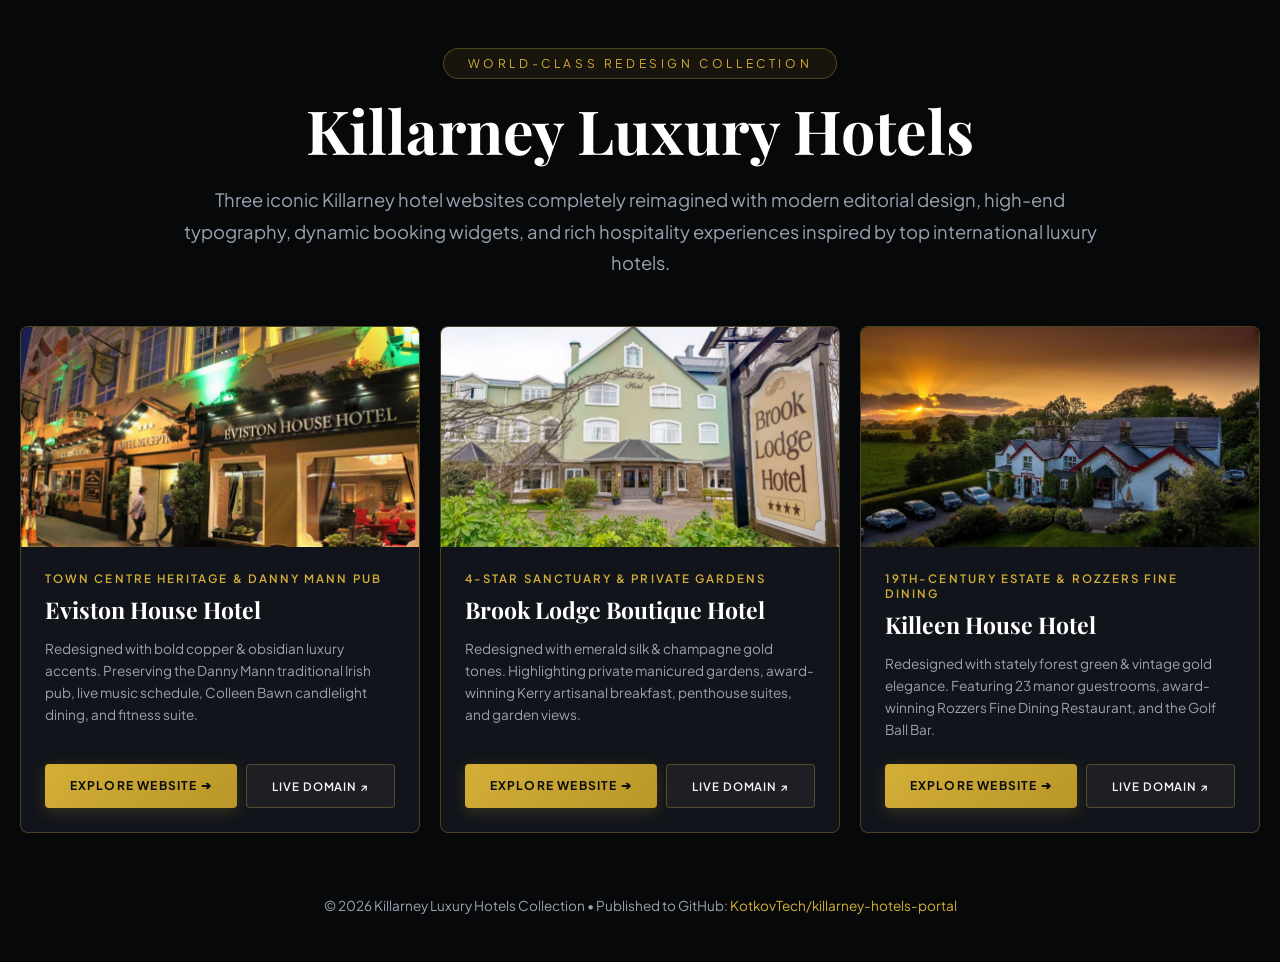
<file: index.html>
<!DOCTYPE html>
<html lang="en">
<head>
  <meta charset="UTF-8">
  <meta name="viewport" content="width=device-width, initial-scale=1.0, maximum-scale=1.0, user-scalable=no">
  <meta http-equiv="Cache-Control" content="no-cache, no-store, must-revalidate">
  <meta http-equiv="Pragma" content="no-cache">
  <meta http-equiv="Expires" content="0">
  <title>Killarney Luxury Hotels Collection | World-Class Redesign Portal</title>
  
  <link rel="preconnect" href="https://fonts.googleapis.com">
  <link rel="preconnect" href="https://fonts.gstatic.com" crossorigin>
  <link href="https://fonts.googleapis.com/css2?family=Playfair+Display:ital,wght@0,400..900;1,400..900&family=Plus+Jakarta+Sans:wght@300;400;500;600;700&display=swap" rel="stylesheet">
  
  <style>
    :root {
      --bg-dark: #07080A;
      --bg-card: #11141A;
      --accent-gold: #D4AF37;
      --accent-gold-hover: #F3E5AB;
      --text-main: #F5F6F8;
      --text-muted: #9BA1B0;
      --border-gold: rgba(212, 175, 55, 0.3);
    }

    * { box-sizing: border-box; margin: 0; padding: 0; }
    html, body { 
      overflow-x: hidden; 
      width: 100%; 
      max-width: 100vw; 
      position: relative; 
      -webkit-text-size-adjust: 100%;
    }
    body { 
      font-family: 'Plus Jakarta Sans', sans-serif; 
      background-color: var(--bg-dark); 
      color: var(--text-main); 
      min-height: 100vh; 
      padding: 3rem 1.25rem; 
    }

    .header { text-align: center; max-width: 950px; margin: 0 auto 3rem auto; }
    .header-badge { 
      color: var(--accent-gold); 
      font-size: 0.75rem; 
      letter-spacing: 0.3em; 
      text-transform: uppercase; 
      margin-bottom: 1rem; 
      display: inline-block; 
      background: rgba(212,175,55,0.08);
      border: 1px solid var(--border-gold);
      padding: 0.45rem 1.5rem;
      border-radius: 50px;
    }
    .header-title { 
      font-family: 'Playfair Display', serif; 
      font-size: clamp(2rem, 5.5vw, 3.8rem); 
      color: #FFF; 
      margin-bottom: 1.2rem; 
      line-height: 1.15;
    }
    .header-desc { 
      font-size: clamp(0.95rem, 1.8vw, 1.15rem); 
      color: var(--text-muted); 
      line-height: 1.7; 
    }

    .grid-container {
      max-width: 1400px;
      margin: 0 auto;
      width: 100%;
    }
    
    /* Desktop / Laptop / Tablet (>= 768px):
       STRICTLY 3 HORIZONTAL COLUMNS (1fr 1fr 1fr) */
    @media (min-width: 768px) {
      .grid { 
        display: grid !important; 
        grid-template-columns: 1fr 1fr 1fr !important; 
        gap: 1.25rem !important; 
        width: 100% !important;
      }
    }

    /* Mobile Phones (< 768px):
       STRICTLY 1 VERTICAL COLUMN */
    @media (max-width: 767px) {
      .grid { 
        display: grid !important; 
        grid-template-columns: 1fr !important; 
        gap: 1.5rem !important; 
        width: 100% !important;
      }
    }
    
    .card { 
      background: var(--bg-card); 
      border: 1px solid var(--border-gold); 
      border-radius: 8px; 
      overflow: hidden; 
      transition: all 0.4s cubic-bezier(0.16, 1, 0.3, 1); 
      display: flex; 
      flex-direction: column;
      height: 100%;
    }
    .card:hover { 
      transform: translateY(-8px); 
      box-shadow: 0 20px 45px rgba(212, 175, 55, 0.2); 
      border-color: var(--accent-gold); 
    }

    .card-img-wrapper {
      height: 220px;
      width: 100%;
      overflow: hidden;
      position: relative;
    }
    .card-img { 
      height: 100%; 
      width: 100%; 
      object-fit: cover; 
      display: block;
      transition: transform 0.5s ease;
    }
    .card:hover .card-img {
      transform: scale(1.06);
    }
    .card-body { 
      padding: 1.5rem; 
      flex: 1; 
      display: flex; 
      flex-direction: column; 
      justify-content: space-between; 
    }
    .card-tag { 
      color: var(--accent-gold); 
      font-size: 0.72rem; 
      letter-spacing: 0.18em; 
      text-transform: uppercase; 
      margin-bottom: 0.6rem; 
      display: block; 
      font-weight: 600;
    }
    .card-title { 
      font-family: 'Playfair Display', serif; 
      font-size: clamp(1.3rem, 1.8vw, 1.85rem); 
      color: #FFF; 
      margin-bottom: 0.85rem; 
      line-height: 1.25;
    }
    .card-text { 
      color: var(--text-muted); 
      font-size: 0.85rem; 
      margin-bottom: 1.5rem; 
      line-height: 1.6; 
    }

    
    .btn-group { display: flex; gap: 0.6rem; width: 100%; }
    .btn-launch { 
      flex: 1.3;
      background: linear-gradient(135deg, var(--accent-gold) 0%, #B89628 100%); 
      color: #0A0C0E; 
      text-align: center; 
      padding: 0.85rem 0.75rem; 
      border-radius: 4px; 
      font-weight: 700; 
      text-transform: uppercase; 
      letter-spacing: 0.08em; 
      font-size: 0.72rem; 
      text-decoration: none; 
      transition: all 0.3s ease; 
      display: block;
      box-shadow: 0 4px 15px rgba(212, 175, 55, 0.2);
    }
    .btn-launch:hover { 
      background: linear-gradient(135deg, var(--accent-gold-hover) 0%, var(--accent-gold) 100%); 
      box-shadow: 0 6px 20px rgba(212, 175, 55, 0.35);
    }
    .btn-secondary {
      flex: 1;
      background: rgba(255, 255, 255, 0.05);
      border: 1px solid var(--border-gold);
      color: var(--text-main);
      text-align: center;
      padding: 0.85rem 0.75rem;
      border-radius: 4px;
      font-weight: 600;
      text-transform: uppercase;
      letter-spacing: 0.08em;
      font-size: 0.72rem;
      text-decoration: none;
      transition: all 0.3s ease;
      display: block;
    }
    .btn-secondary:hover {
      background: rgba(212, 175, 55, 0.15);
      border-color: var(--accent-gold);
      color: var(--accent-gold);
    }

    .btn-launch { 
      width: 100%; 
      background: linear-gradient(135deg, var(--accent-gold) 0%, #B89628 100%); 
      color: #0A0C0E; 
      text-align: center; 
      padding: 0.85rem 1rem; 
      border-radius: 4px; 
      font-weight: 700; 
      text-transform: uppercase; 
      letter-spacing: 0.1em; 
      font-size: 0.75rem; 
      text-decoration: none; 
      transition: all 0.3s ease; 
      display: block;
      box-shadow: 0 4px 15px rgba(212, 175, 55, 0.2);
    }
    .btn-launch:hover { 
      background: linear-gradient(135deg, var(--accent-gold-hover) 0%, var(--accent-gold) 100%); 
      box-shadow: 0 6px 20px rgba(212, 175, 55, 0.35);
    }

    footer { text-align: center; margin-top: 4rem; color: var(--text-muted); font-size: 0.85rem; }
    footer a { color: var(--accent-gold); text-decoration: none; }
    footer a:hover { text-decoration: underline; }
  </style>
</head>
<body>

  <div class="header">
    <span class="header-badge">WORLD-CLASS REDESIGN COLLECTION</span>
    <h1 class="header-title">Killarney Luxury Hotels</h1>
    <p class="header-desc">Three iconic Killarney hotel websites completely reimagined with modern editorial design, high-end typography, dynamic booking widgets, and rich hospitality experiences inspired by top international luxury hotels.</p>
  </div>

  <div class="grid-container">
    <div class="grid">
      <!-- Hotel 1 -->
      <div class="card">
        <div class="card-img-wrapper">
          <img src="./assets/eviston_facade.jpg?v=1785713199686" alt="Eviston House Hotel Building Facade" class="card-img">
        </div>
        <div class="card-body">
          <div>
            <span class="card-tag">Town Centre Heritage & Danny Mann Pub</span>
            <h2 class="card-title">Eviston House Hotel</h2>
            <p class="card-text">Redesigned with bold copper & obsidian luxury accents. Preserving the Danny Mann traditional Irish pub, live music schedule, Colleen Bawn candlelight dining, and fitness suite.</p>
          </div>
          <div class="btn-group">
            <a href="./eviston-house/index.html" class="btn-launch">Explore Website ➔</a>
            <a href="https://kotkovtech.github.io/eviston-house-hotel/" target="_blank" class="btn-secondary">Live Domain ↗</a>
          </div>
        </div>
      </div>

      <!-- Hotel 2 -->
      <div class="card">
        <div class="card-img-wrapper">
          <img src="./assets/brook_facade.jpg?v=1785713199686" alt="Brook Lodge Hotel Manor Facade" class="card-img">
        </div>
        <div class="card-body">
          <div>
            <span class="card-tag">4-Star Sanctuary & Private Gardens</span>
            <h2 class="card-title">Brook Lodge Boutique Hotel</h2>
            <p class="card-text">Redesigned with emerald silk & champagne gold tones. Highlighting private manicured gardens, award-winning Kerry artisanal breakfast, penthouse suites, and garden views.</p>
          </div>
          <div class="btn-group">
            <a href="./brook-lodge/index.html" class="btn-launch">Explore Website ➔</a>
            <a href="https://kotkovtech.github.io/brook-lodge-hotel/" target="_blank" class="btn-secondary">Live Domain ↗</a>
          </div>
        </div>
      </div>

      <!-- Hotel 3 -->
      <div class="card">
        <div class="card-img-wrapper">
          <img src="./assets/killeen_golden_sunset_manor_2026.jpg?v=1785713199686_golden" alt="Killeen House Hotel Golden Sunset Manor Facade" class="card-img">
        </div>
        <div class="card-body">
          <div>
            <span class="card-tag">19th-Century Estate & Rozzers Fine Dining</span>
            <h2 class="card-title">Killeen House Hotel</h2>
            <p class="card-text">Redesigned with stately forest green & vintage gold elegance. Featuring 23 manor guestrooms, award-winning Rozzers Fine Dining Restaurant, and the Golf Ball Bar.</p>
          </div>
          <div class="btn-group">
            <a href="./killeen-house/index.html" class="btn-launch">Explore Website ➔</a>
            <a href="https://kotkovtech.github.io/killeen-house-hotel/" target="_blank" class="btn-secondary">Live Domain ↗</a>
          </div>
        </div>
      </div>
    </div>
  </div>

  <footer>
    <p>© 2026 Killarney Luxury Hotels Collection • Published to GitHub: <a href="https://github.com/KotkovTech/killarney-hotels-portal" target="_blank">KotkovTech/killarney-hotels-portal</a></p>
  </footer>

</body>
</html>
</file>
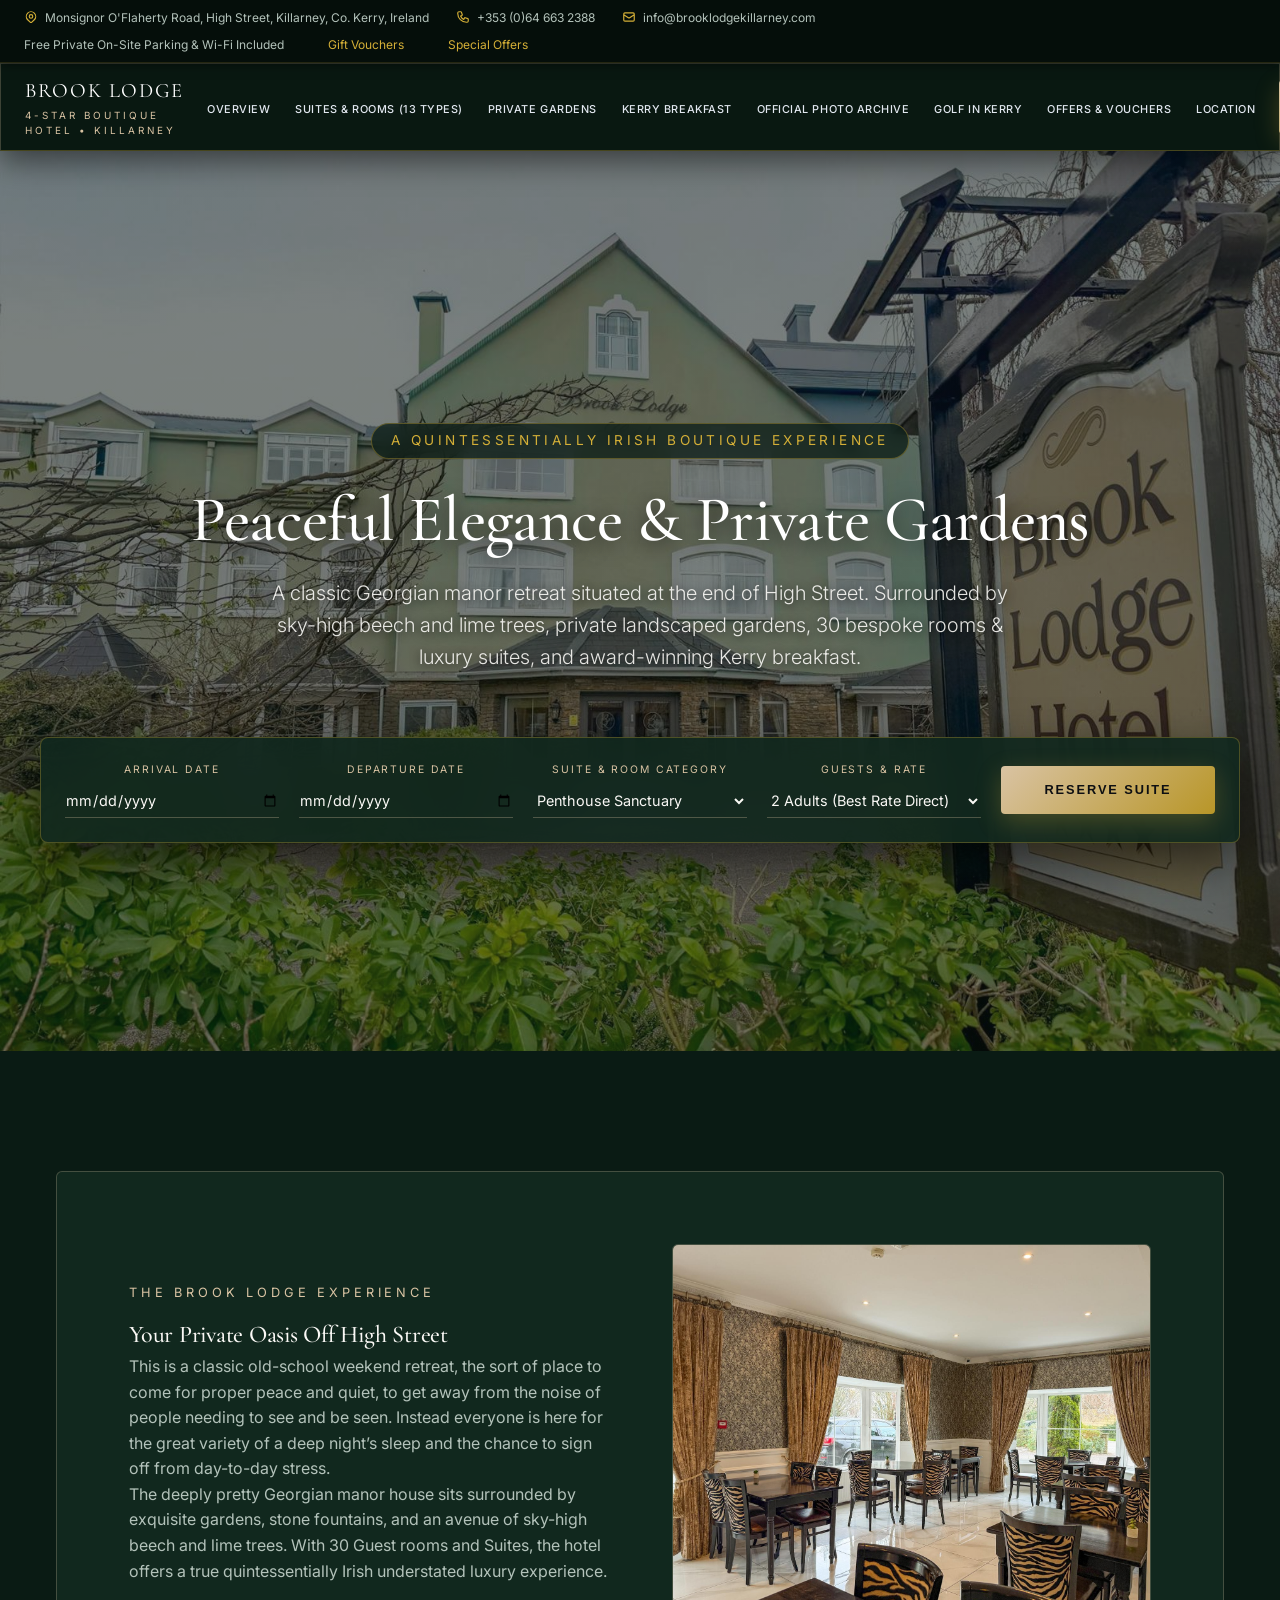
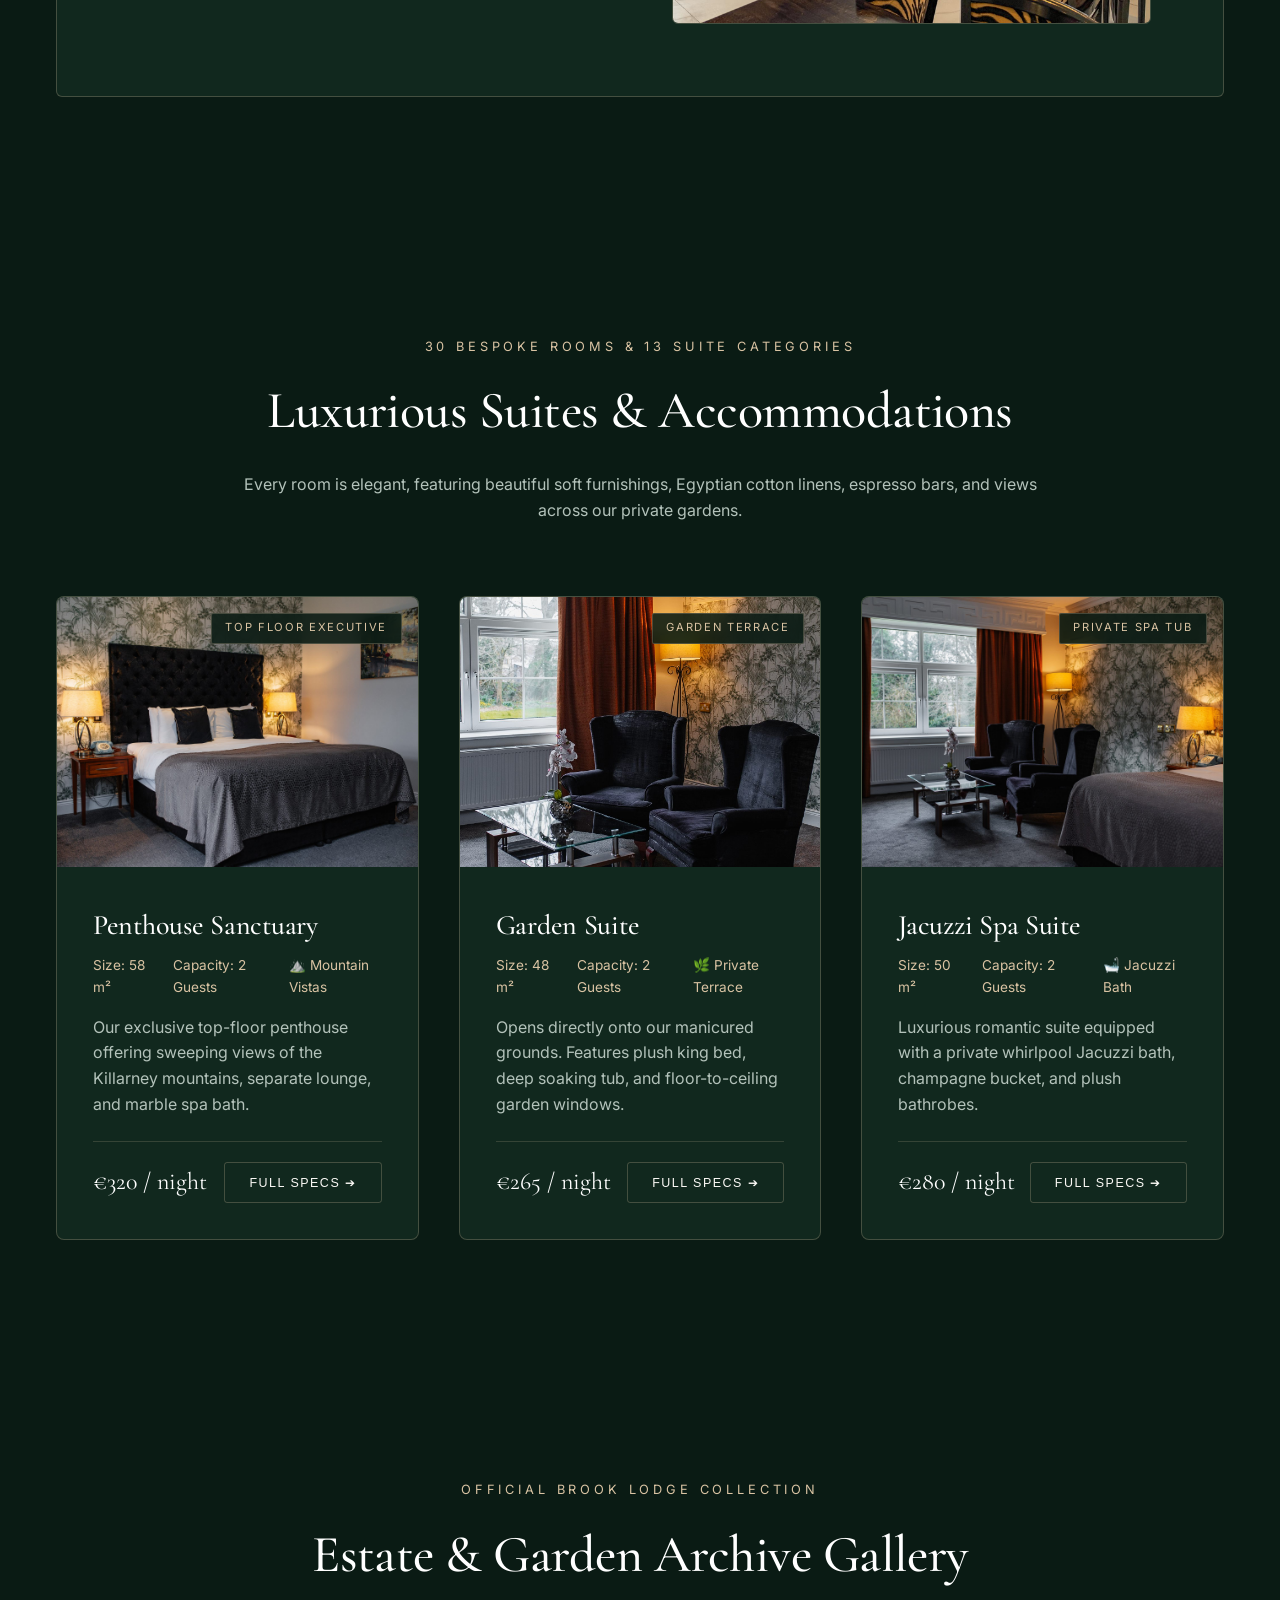
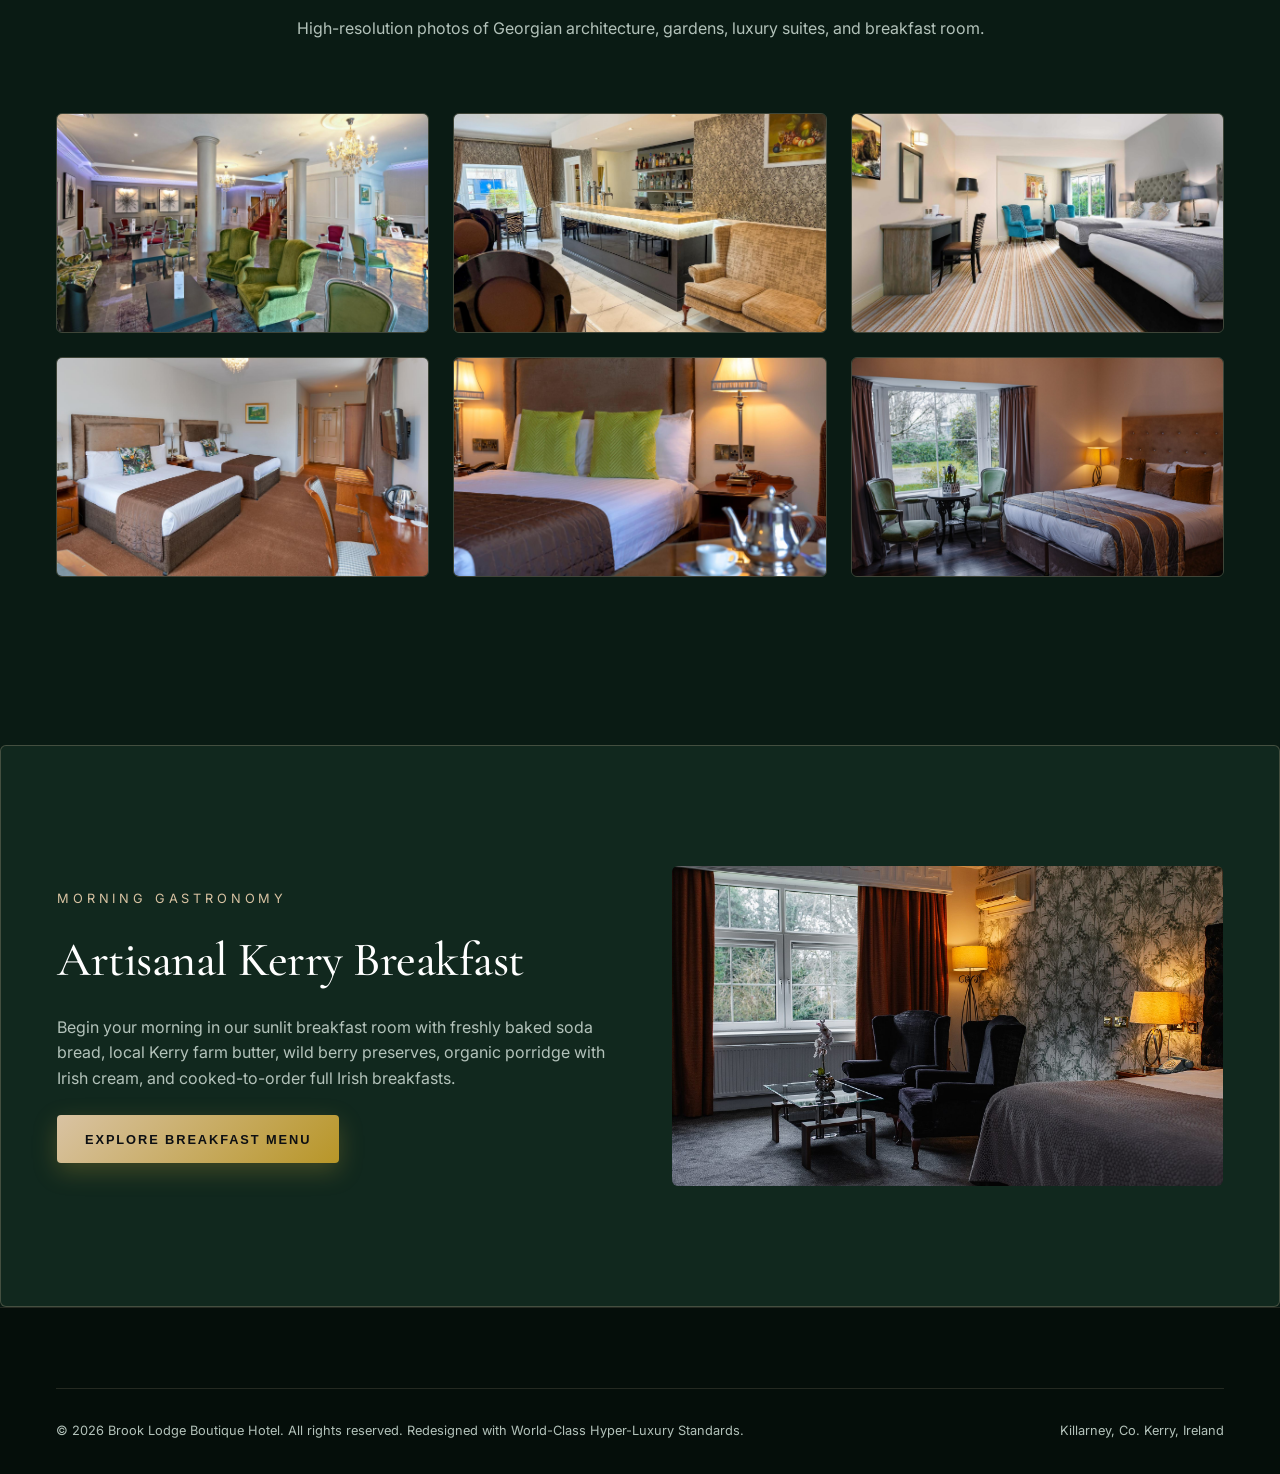
<file: brook-lodge/index.html>
<!DOCTYPE html>
<html lang="en">
<head>
  <meta charset="UTF-8">
  <meta name="viewport" content="width=device-width, initial-scale=1.0, maximum-scale=1.0, user-scalable=no">
  <title>Brook Lodge Boutique Hotel | 4-Star Luxury Sanctuary Killarney</title>
  <meta name="description" content="Official website of 4-Star Brook Lodge Boutique Hotel Killarney. Featuring 30 bespoke rooms and 13 suite categories, private landscaped gardens, artisanal Kerry breakfast, and Danny Mann dining.">
  
  <link rel="preconnect" href="https://fonts.googleapis.com">
  <link rel="preconnect" href="https://fonts.gstatic.com" crossorigin>
  <link href="https://fonts.googleapis.com/css2?family=Cormorant+Garamond:ital,wght@0,400;0,600;0,700;1,400&family=Inter:wght@300;400;500;600;700&display=swap" rel="stylesheet">
  
  <link rel="stylesheet" href="./styles.css?v=1785711175110_ideal">
</head>
<body>

  <!-- Top Announcement Bar -->
  <div class="top-bar">
    <div>
      <span><svg style="width:14px; height:14px; display:inline-block; vertical-align:-2px; stroke:#D4AF37; fill:none; margin-right:4px; flex-shrink:0;" viewBox="0 0 24 24"><path stroke-linecap="round" stroke-linejoin="round" stroke-width="2" d="M17.657 16.657L13.414 20.9a1.998 1.998 0 01-2.827 0l-4.244-4.243a8 8 0 1111.314 0z"/><path stroke-linecap="round" stroke-linejoin="round" stroke-width="2" d="M15 11a3 3 0 11-6 0 3 3 0 016 0z"/></svg> Monsignor O'Flaherty Road, High Street, Killarney, Co. Kerry, Ireland</span>
      <span style="margin-left: 1.5rem;"><svg style="width:14px; height:14px; display:inline-block; vertical-align:-2px; stroke:#D4AF37; fill:none; margin-right:4px; flex-shrink:0;" viewBox="0 0 24 24"><path stroke-linecap="round" stroke-linejoin="round" stroke-width="2" d="M3 5a2 2 0 012-2h3.28a1 1 0 01.948.684l1.498 4.493a1 1 0 01-.502 1.21l-2.257 1.13a11.042 11.042 0 005.516 5.516l1.13-2.257a1 1 0 011.21-.502l4.493 1.498a1 1 0 01.684.949V19a2 2 0 01-2 2h-1C9.716 21 3 14.284 3 6V5z"/></svg> +353 (0)64 663 2388</span>
      <span style="margin-left: 1.5rem;"><svg style="width:14px; height:14px; display:inline-block; vertical-align:-2px; stroke:#D4AF37; fill:none; margin-right:4px; flex-shrink:0;" viewBox="0 0 24 24"><path stroke-linecap="round" stroke-linejoin="round" stroke-width="2" d="M3 8l7.89 5.26a2 2 0 002.22 0L21 8M5 19h14a2 2 0 002-2V7a2 2 0 00-2-2H5a2 2 0 00-2 2v10a2 2 0 002 2z"/></svg> info@brooklodgekillarney.com</span>
    </div>
    <div class="top-bar-links">
      <span>Free Private On-Site Parking & Wi-Fi Included</span>
      <a href="#vouchers">Gift Vouchers</a>
      <a href="#offers">Special Offers</a>
    </div>
  </div>

  <!-- Navbar -->
  <nav class="navbar">
    <a href="#" class="brand-logo">
      <span class="brand-title">Brook Lodge</span>
      <span class="brand-subtitle">4-Star Boutique Hotel • Killarney</span>
    </a>
    <ul class="nav-links">
      <li><a href="#overview">Overview</a></li>
      <li><a href="#suites">Suites & Rooms (13 Types)</a></li>
      <li><a href="#gardens">Private Gardens</a></li>
      <li><a href="#breakfast">Kerry Breakfast</a></li>
      <li><a href="#gallery">Official Photo Archive</a></li>
      <li><a href="#golf">Golf in Kerry</a></li>
      <li><a href="#offers">Offers & Vouchers</a></li>
      <li><a href="#location">Location</a></li>
    </ul>
    <div class="nav-book-btn">
      <button class="btn-champagne" onclick="document.getElementById('bookingBar').scrollIntoView({behavior: 'smooth'})">Book Direct</button>
    </div>
  <button class="mobile-toggle" id="mobileToggle" aria-label="Toggle Mobile Navigation">
      <span></span>
      <span></span>
      <span></span>
    </button>
  </nav>

  <!-- Hero Section -->
  <section class="hero">
    <div class="hero-bg" style="background-image: linear-gradient(rgba(10,27,20,0.45), rgba(10,27,20, 0.45)), url('./assets/images/brook_brook_lodge_1.jpg');"></div>
    <div class="hero-content">
      <span class="hero-tag">A QUINTESSENTIALLY IRISH BOUTIQUE EXPERIENCE</span>
      <h1 class="hero-title">Peaceful Elegance & Private Gardens</h1>
      <p class="hero-subtitle">A classic Georgian manor retreat situated at the end of High Street. Surrounded by sky-high beech and lime trees, private landscaped gardens, 30 bespoke rooms & luxury suites, and award-winning Kerry breakfast.</p>
    </div>

    <!-- Booking Bar -->
    <div class="booking-bar-wrapper" id="bookingBar">
      <form id="bookingForm" class="booking-bar">
        <div class="booking-field">
          <label for="checkin">Arrival Date</label>
          <input type="date" id="checkin" required>
        </div>
        <div class="booking-field">
          <label for="checkout">Departure Date</label>
          <input type="date" id="checkout" required>
        </div>
        <div class="booking-field">
          <label for="suiteType">Suite & Room Category</label>
          <select id="suiteType">
            <option value="Penthouse Sanctuary">Penthouse Sanctuary</option>
            <option value="Garden Suite">Garden Suite</option>
            <option value="Suite Brook">Suite Brook</option>
            <option value="Jacuzzi Suite">Jacuzzi Suite</option>
            <option value="Loft Suite">Loft Suite</option>
            <option value="Suite Home">Suite Home</option>
            <option value="Deluxe Double & Twin with A/C">Deluxe Double with A/C</option>
            <option value="Superior Double & Twin">Superior Double & Twin</option>
            <option value="Classic Double & Twin">Classic Double & Twin</option>
            <option value="Family Room">Family Room</option>
            <option value="Triple Room">Triple Room</option>
            <option value="Pet Friendly Room">Pet Friendly Room</option>
          </select>
        </div>
        <div class="booking-field">
          <label for="guests">Guests & Rate</label>
          <select id="guests">
            <option value="2 Adults (Best Rate Guarantee)">2 Adults (Best Rate Direct)</option>
            <option value="1 Adult">1 Adult</option>
            <option value="3 Guests">3 Guests</option>
            <option value="Family (4 Guests)">Family (2 Adults, 2 Children)</option>
          </select>
        </div>
        <button type="submit" class="btn-champagne">Reserve Suite</button>
      </form>
    </div>
  </section>

  <!-- Overview Section -->
  <section class="section" id="overview">
    <div class="sanctuary-grid">
      <div class="sanctuary-content">
        <span class="section-subtitle">THE BROOK LODGE EXPERIENCE</span>
        <h2>Your Private Oasis Off High Street</h2>
        <p>This is a classic old-school weekend retreat, the sort of place to come for proper peace and quiet, to get away from the noise of people needing to see and be seen. Instead everyone is here for the great variety of a deep night’s sleep and the chance to sign off from day-to-day stress.</p>
        <p class="sanctuary-desc">The deeply pretty Georgian manor house sits surrounded by exquisite gardens, stone fountains, and an avenue of sky-high beech and lime trees. With 30 Guest rooms and Suites, the hotel offers a true quintessentially Irish understated luxury experience.</p>
      </div>
      <div>
        <div class="sanctuary-img-wrapper"><img src="./assets/images/brook_brook_lodge_3.jpg" alt="Brook Lodge Private Gardens"></div>
      </div>
    </div>
  </section>

  <!-- Complete 13 Suites Showcase with Archive Photos -->
  <section class="section" id="suites">
    <div class="section-header">
      <span class="section-subtitle">30 BESPOKE ROOMS & 13 SUITE CATEGORIES</span>
      <h2 class="section-title">Luxurious Suites & Accommodations</h2>
      <p>Every room is elegant, featuring beautiful soft furnishings, Egyptian cotton linens, espresso bars, and views across our private gardens.</p>
    </div>

    <div class="rooms-grid">
      <!-- 1. Penthouse -->
      <div class="room-card">
        <div class="room-img-wrapper">
          <img src="./assets/images/brook_af6a6672.jpg" alt="Penthouse" class="room-img">
          <span class="room-badge">Top Floor Executive</span>
        </div>
        <div class="room-details">
          <div>
            <h3 class="room-title">Penthouse Sanctuary</h3>
            <div class="room-meta"><span>Size:  58 m²</span><span>Capacity:  2 Guests</span><span>⛰️ Mountain Vistas</span></div>
            <p>Our exclusive top-floor penthouse offering sweeping views of the Killarney mountains, separate lounge, and marble spa bath.</p>
          </div>
          <div class="room-price-row">
            <div class="room-price">€320 <span>/ night</span></div>
            <button class="btn-outline-emerald" onclick="openModal('Penthouse Sanctuary', 'Includes penthouse lounge access, private check-in, Nespresso bar, and mountain sunset views.')">Full Specs ➔</button>
          </div>
        </div>
      </div>

      <!-- 2. Garden Suite -->
      <div class="room-card">
        <div class="room-img-wrapper">
          <img src="./assets/images/brook_af6a6682.jpg" alt="Garden Suite" class="room-img">
          <span class="room-badge">Garden Terrace</span>
        </div>
        <div class="room-details">
          <div>
            <h3 class="room-title">Garden Suite</h3>
            <div class="room-meta"><span>Size:  48 m²</span><span>Capacity:  2 Guests</span><span>🌿 Private Terrace</span></div>
            <p>Opens directly onto our manicured grounds. Features plush king bed, deep soaking tub, and floor-to-ceiling garden windows.</p>
          </div>
          <div class="room-price-row">
            <div class="room-price">€265 <span>/ night</span></div>
            <button class="btn-outline-emerald" onclick="openModal('Garden Suite', 'Ground floor suite with direct access to private lavender garden.')">Full Specs ➔</button>
          </div>
        </div>
      </div>

      <!-- 3. Jacuzzi Suite -->
      <div class="room-card">
        <div class="room-img-wrapper">
          <img src="./assets/images/brook_af6a6685.jpg" alt="Jacuzzi Suite" class="room-img">
          <span class="room-badge">Private Spa Tub</span>
        </div>
        <div class="room-details">
          <div>
            <h3 class="room-title">Jacuzzi Spa Suite</h3>
            <div class="room-meta"><span>Size:  50 m²</span><span>Capacity:  2 Guests</span><span>🛁 Jacuzzi Bath</span></div>
            <p>Luxurious romantic suite equipped with a private whirlpool Jacuzzi bath, champagne bucket, and plush bathrobes.</p>
          </div>
          <div class="room-price-row">
            <div class="room-price">€280 <span>/ night</span></div>
            <button class="btn-outline-emerald" onclick="openModal('Jacuzzi Spa Suite', 'Includes in-room Jacuzzi tub, room service option, and luxury spa bathrobes.')">Full Specs ➔</button>
          </div>
        </div>
      </div>
    </div>
  </section>

  <!-- Photo Gallery Grid from Brook Lodge Archive -->
  <section class="section" id="gallery">
    <div class="section-header">
      <span class="section-subtitle">OFFICIAL BROOK LODGE COLLECTION</span>
      <h2 class="section-title">Estate & Garden Archive Gallery</h2>
      <p>High-resolution photos of Georgian architecture, gardens, luxury suites, and breakfast room.</p>
    </div>

    <div class="gallery-photo-grid">
      <div class="gallery-item"><img src="./assets/images/brook_brook_lodge_2.jpg"></div>
      <div class="gallery-item"><img src="./assets/images/brook_brook_lodge_4.jpg"></div>
      <div class="gallery-item"><img src="./assets/images/brook_brook_lodge_5.jpg"></div>
      <div class="gallery-item"><img src="./assets/images/brook_brook_lodge_6.jpg"></div>
      <div class="gallery-item"><img src="./assets/images/brook_brook_lodge_7.jpg"></div>
      <div class="gallery-item"><img src="./assets/images/brook_brook_lodge_8.jpg"></div>
    </div>
  </section>

  <!-- Gourmet Kerry Breakfast -->
  <section class="section breakfast-section" id="breakfast">
    <div class="two-col-section">
      <div>
        <span class="section-subtitle">MORNING GASTRONOMY</span>
        <h2 class="section-heading-lg">Artisanal Kerry Breakfast</h2>
        <p>Begin your morning in our sunlit breakfast room with freshly baked soda bread, local Kerry farm butter, wild berry preserves, organic porridge with Irish cream, and cooked-to-order full Irish breakfasts.</p>
        <div class="btn-row">
          <button class="btn-champagne" onclick="openModal('Artisanal Breakfast Menu', 'Served daily 8:00 AM - 10:30 AM.<br><br><strong>Includes:</strong><br>• Full Irish Breakfast (Poached Kerry eggs, sausage, bacon, black pudding)<br>• Smoked Atlantic Salmon with Scrambled Eggs<br>• Homemade Soda Bread & Berry Compote')">Explore Breakfast Menu</button>
        </div>
      </div>
      <div>
        <div class="breakfast-img-wrapper"><img src="./assets/images/brook_brook_lodge_10.jpg" alt="Breakfast"></div>
      </div>
    </div>
  </section>

  <!-- Footer -->
  <footer>
    <div class="footer-bottom">
      <span>© 2026 Brook Lodge Boutique Hotel. All rights reserved. Redesigned with World-Class Hyper-Luxury Standards.</span>
      <span>Killarney, Co. Kerry, Ireland</span>
    </div>
  </footer>

  <!-- Modal & Toast -->
  <div class="modal-overlay" id="globalModal"><div class="modal-card"><button class="modal-close" onclick="closeModal()">✕</button><h2 id="modalTitle" style="color:#FFF; margin-bottom:1rem;">Modal Title</h2><div id="modalBody">Modal Body</div></div></div>
  <div class="toast-container"><div class="toast" id="toast">Notification Message</div></div>

  <script src="./app.js"></script>
</body>
</html>
</file>
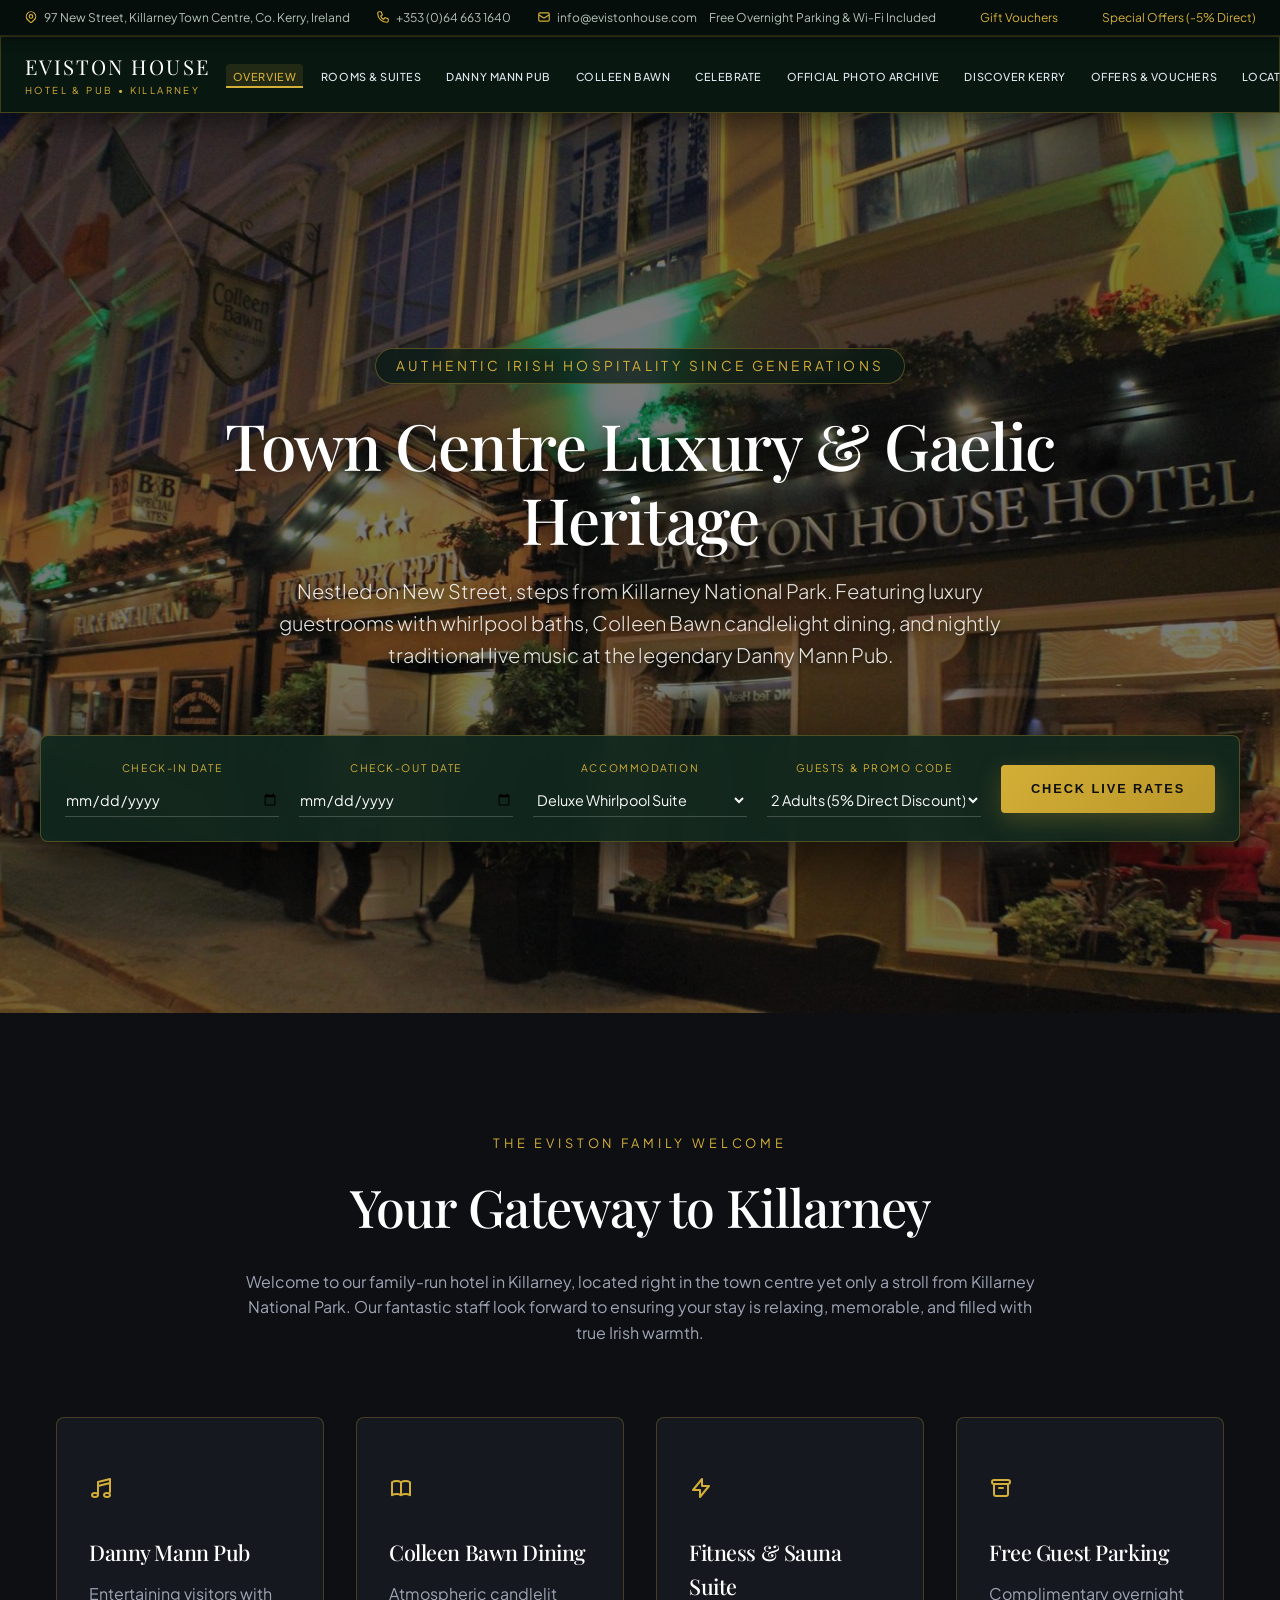
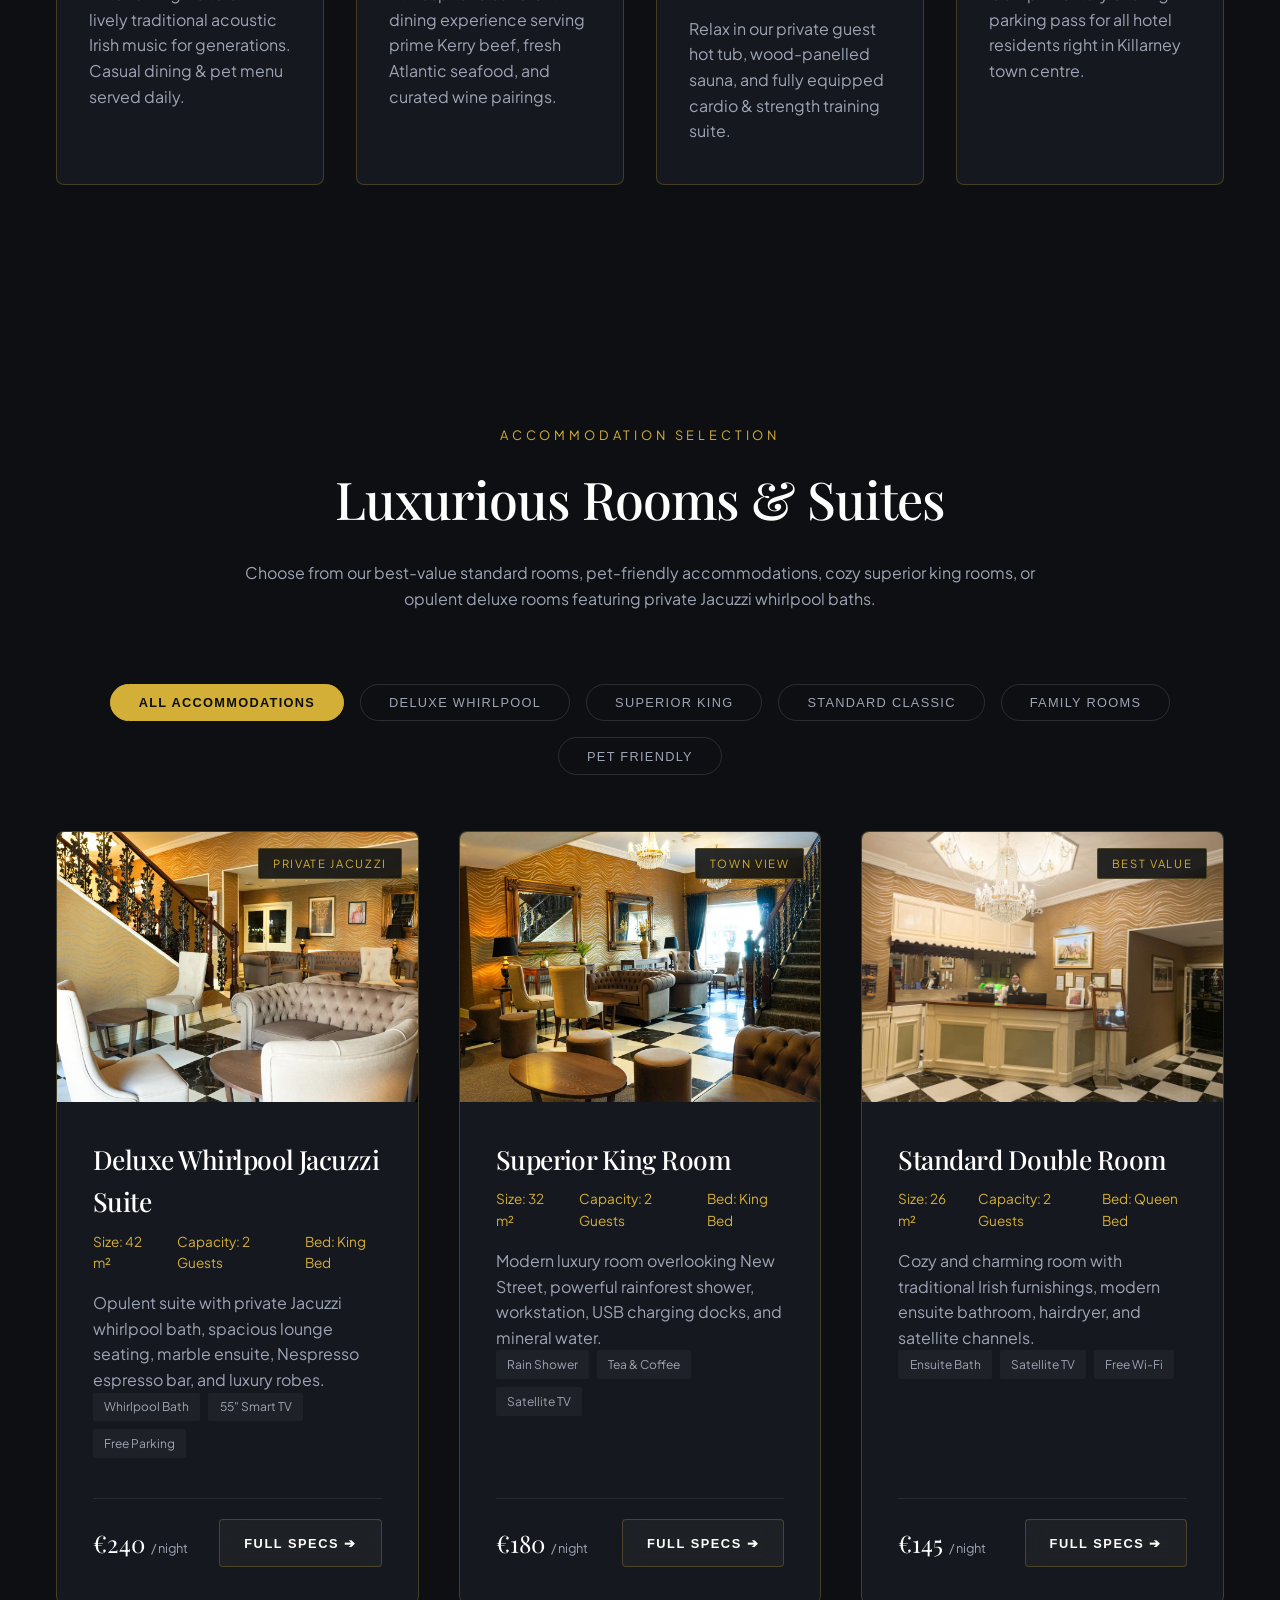
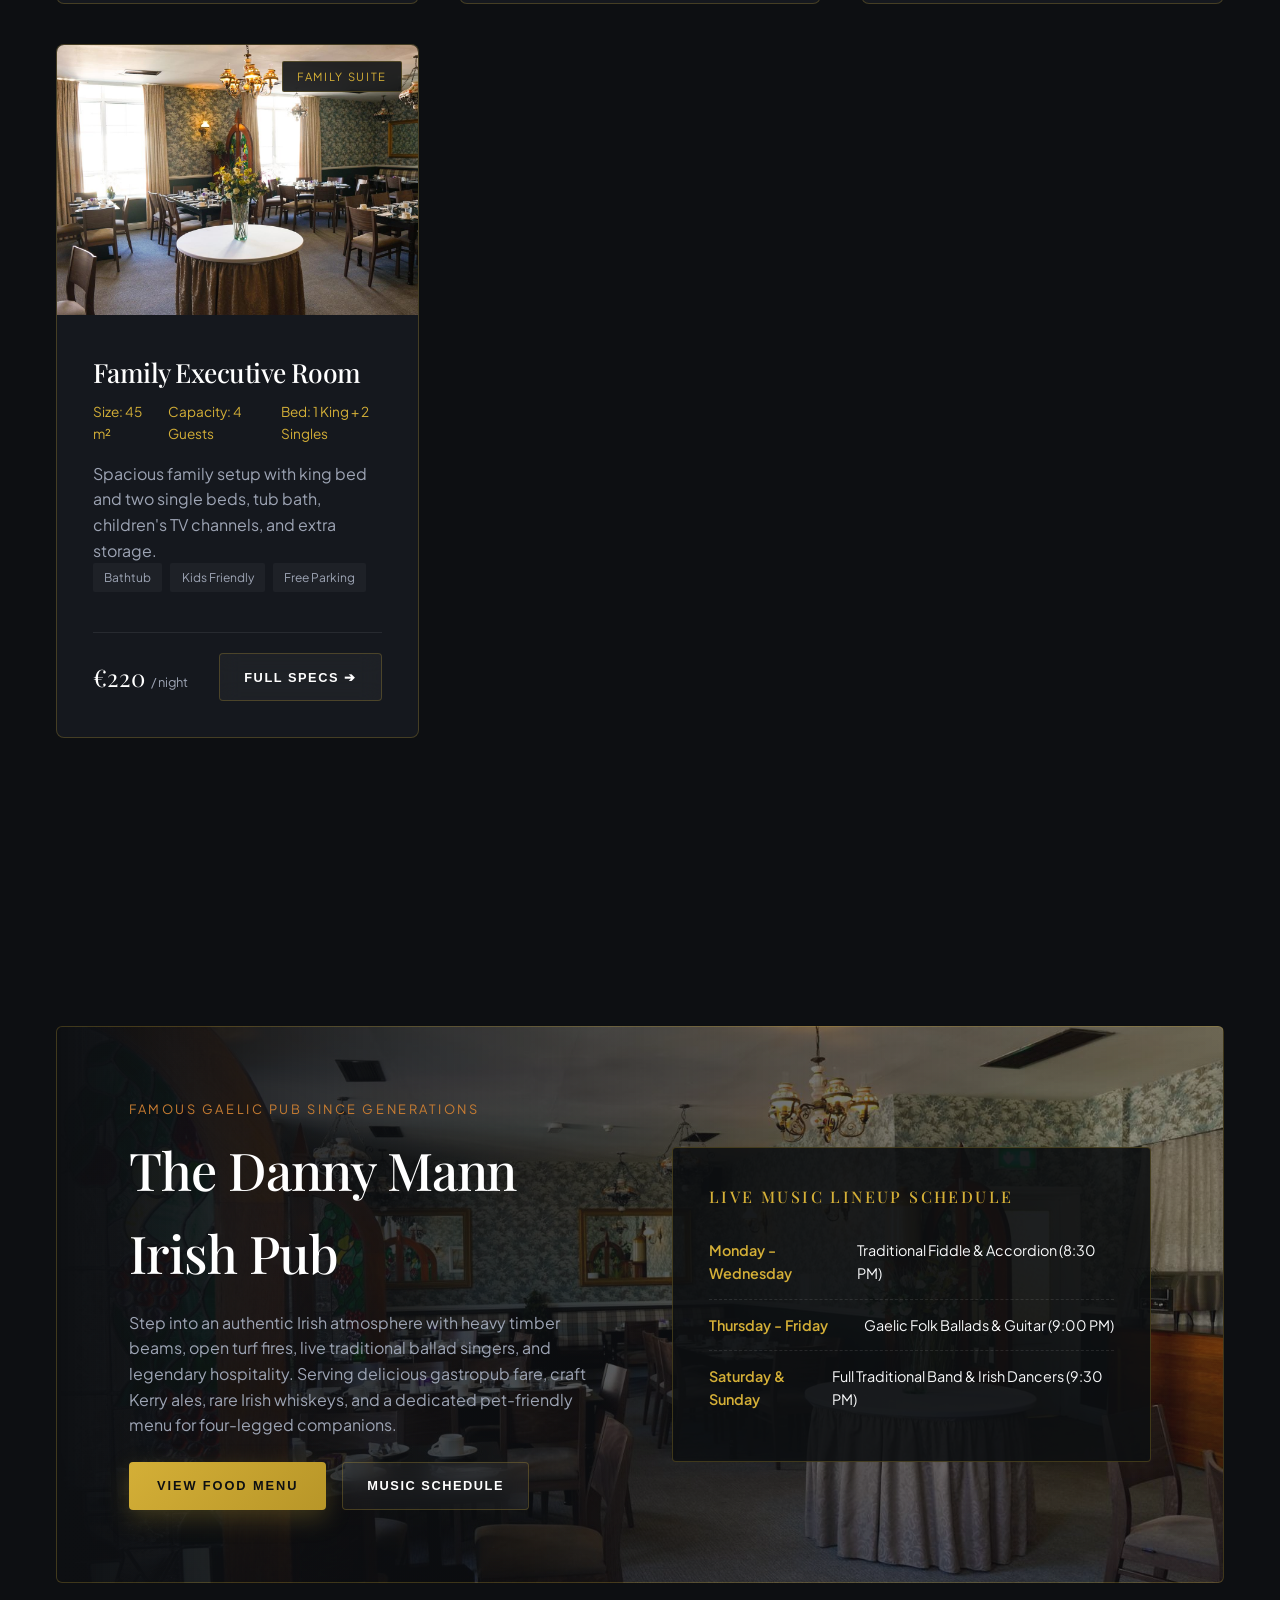
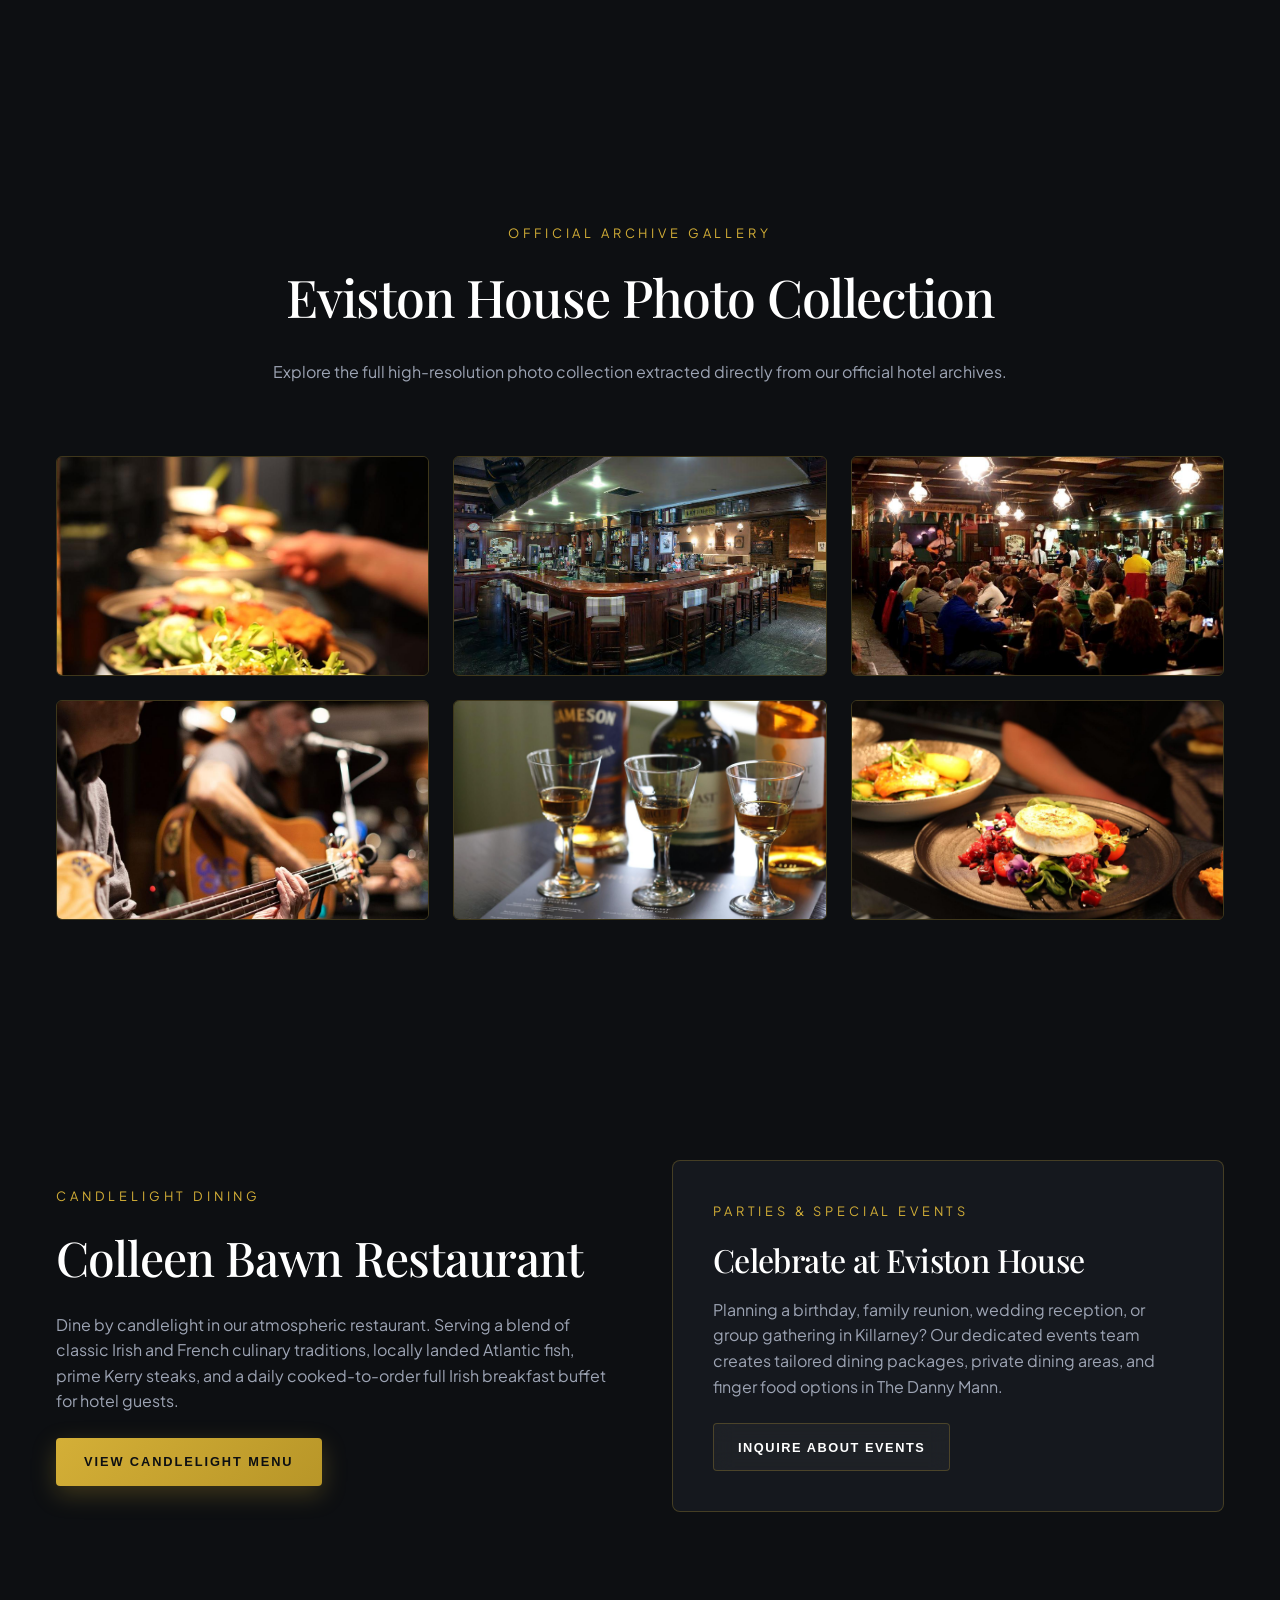
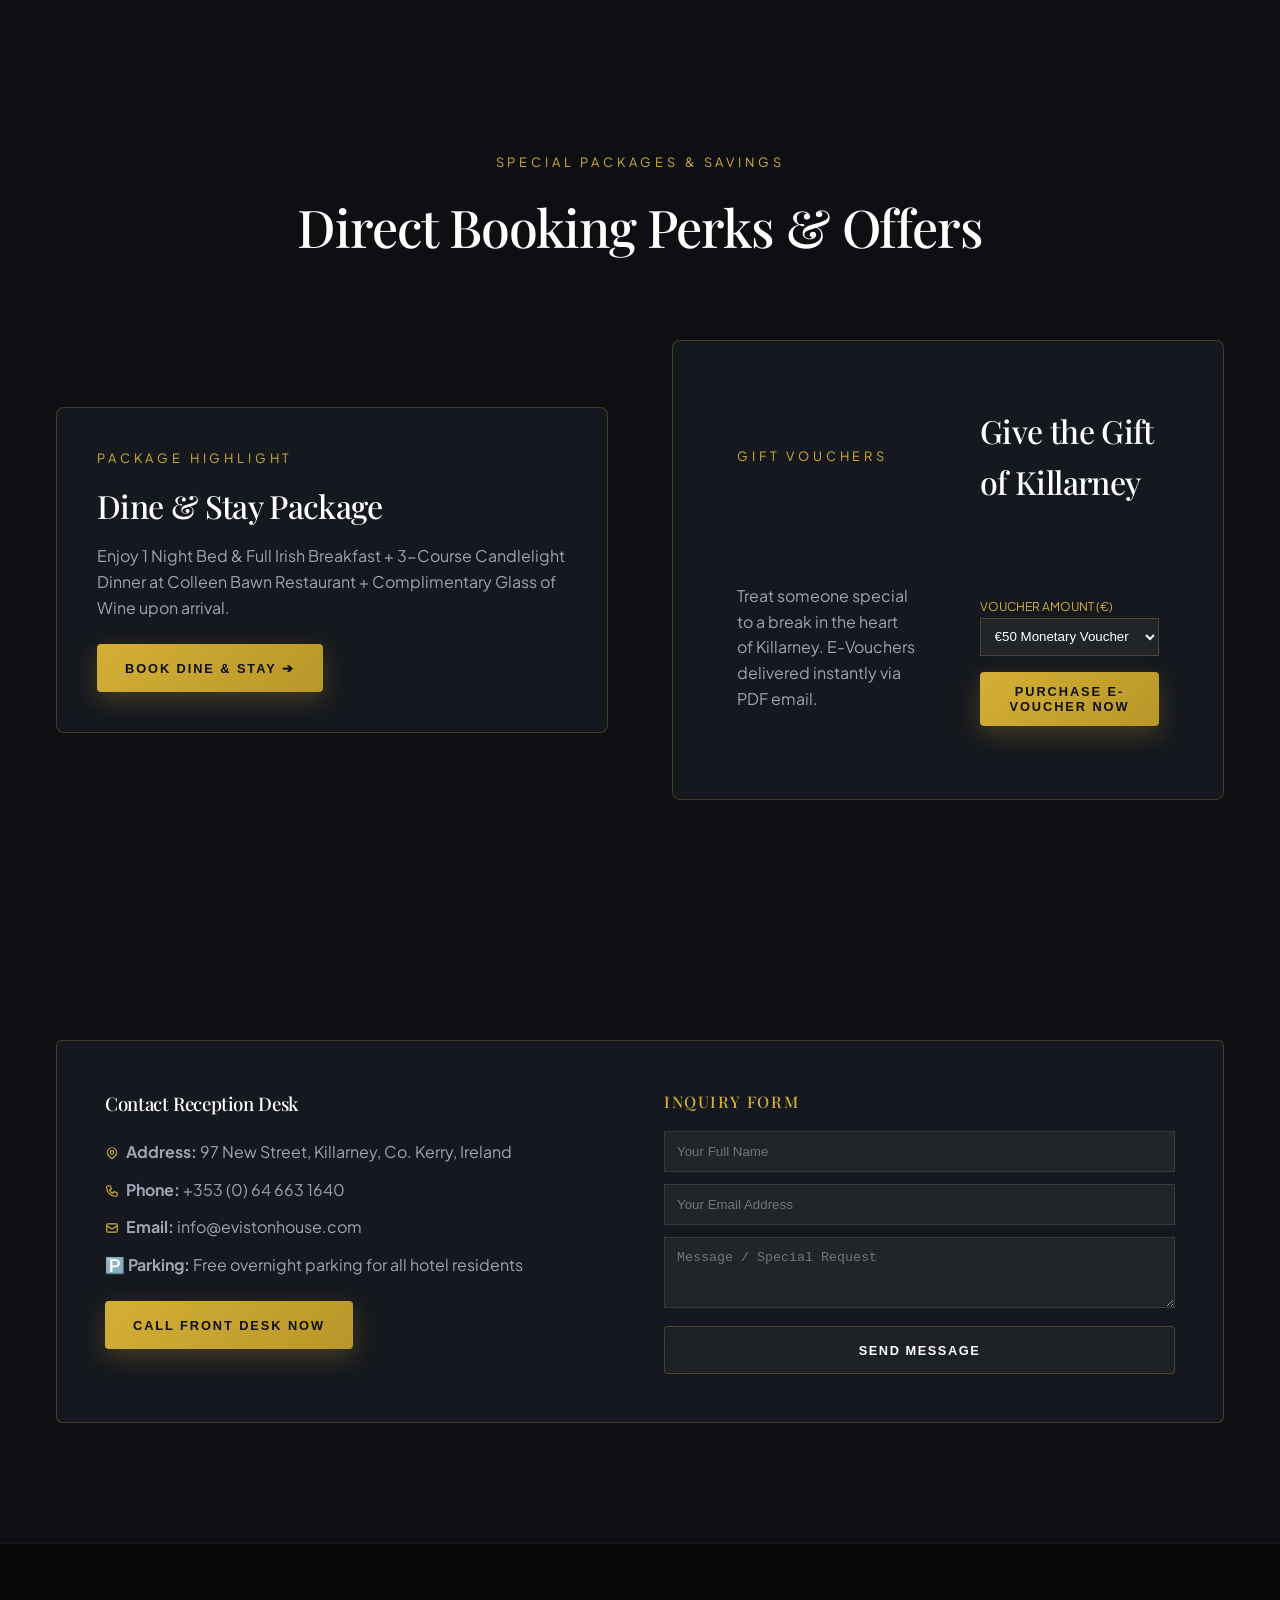
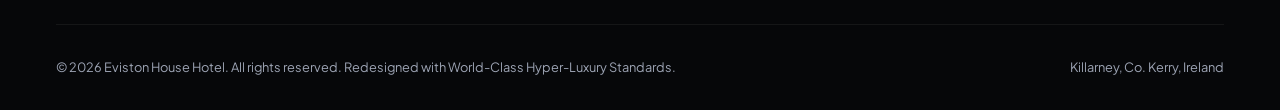
<file: eviston-house/index.html>
<!DOCTYPE html>
<html lang="en">
<head>
  <meta charset="UTF-8">
  <meta name="viewport" content="width=device-width, initial-scale=1.0, maximum-scale=1.0, user-scalable=no">
  <title>Eviston House Hotel | Luxury Town Centre Hotel & Danny Mann Pub Killarney</title>
  <meta name="description" content="Official website of Eviston House Hotel Killarney. Luxury guestrooms, Colleen Bawn Candlelight Dining, Danny Mann Traditional Pub, Fitness & Sauna Suite, Gift Vouchers.">
  
  <link rel="preconnect" href="https://fonts.googleapis.com">
  <link rel="preconnect" href="https://fonts.gstatic.com" crossorigin>
  <link href="https://fonts.googleapis.com/css2?family=Playfair+Display:ital,wght@0,400..900;1,400..900&family=Plus+Jakarta+Sans:wght@300;400;500;600;700&display=swap" rel="stylesheet">
  
  <link rel="stylesheet" href="./styles.css?v=1785711175110_ideal">
</head>
<body>

  <!-- Top Announcement Bar -->
  <div class="top-bar">
    <div>
      <span><svg style="width:14px; height:14px; display:inline-block; vertical-align:-2px; stroke:#D4AF37; fill:none; margin-right:4px; flex-shrink:0;" viewBox="0 0 24 24"><path stroke-linecap="round" stroke-linejoin="round" stroke-width="2" d="M17.657 16.657L13.414 20.9a1.998 1.998 0 01-2.827 0l-4.244-4.243a8 8 0 1111.314 0z"/><path stroke-linecap="round" stroke-linejoin="round" stroke-width="2" d="M15 11a3 3 0 11-6 0 3 3 0 016 0z"/></svg> 97 New Street, Killarney Town Centre, Co. Kerry, Ireland</span>
      <span style="margin-left: 1.5rem;"><svg style="width:14px; height:14px; display:inline-block; vertical-align:-2px; stroke:#D4AF37; fill:none; margin-right:4px; flex-shrink:0;" viewBox="0 0 24 24"><path stroke-linecap="round" stroke-linejoin="round" stroke-width="2" d="M3 5a2 2 0 012-2h3.28a1 1 0 01.948.684l1.498 4.493a1 1 0 01-.502 1.21l-2.257 1.13a11.042 11.042 0 005.516 5.516l1.13-2.257a1 1 0 011.21-.502l4.493 1.498a1 1 0 01.684.949V19a2 2 0 01-2 2h-1C9.716 21 3 14.284 3 6V5z"/></svg> +353 (0)64 663 1640</span>
      <span style="margin-left: 1.5rem;"><svg style="width:14px; height:14px; display:inline-block; vertical-align:-2px; stroke:#D4AF37; fill:none; margin-right:4px; flex-shrink:0;" viewBox="0 0 24 24"><path stroke-linecap="round" stroke-linejoin="round" stroke-width="2" d="M3 8l7.89 5.26a2 2 0 002.22 0L21 8M5 19h14a2 2 0 002-2V7a2 2 0 00-2-2H5a2 2 0 00-2 2v10a2 2 0 002 2z"/></svg> info@evistonhouse.com</span>
    </div>
    <div class="top-bar-links">
      <span>Free Overnight Parking & Wi-Fi Included</span>
      <a href="#vouchers">Gift Vouchers</a>
      <a href="#offers">Special Offers (-5% Direct)</a>
    </div>
  </div>

  <!-- Glass Navbar -->
  <nav class="navbar">
    <a href="#" class="brand-logo">
      <span class="brand-title">Eviston House</span>
      <span class="brand-subtitle">Hotel & Pub • Killarney</span>
    </a>
    <ul class="nav-links">
      <li><a href="#overview" class="active">Overview</a></li>
      <li><a href="#rooms">Rooms & Suites</a></li>
      <li><a href="#pub">Danny Mann Pub</a></li>
      <li><a href="#dining">Colleen Bawn</a></li>
      <li><a href="#celebrate">Celebrate</a></li>
      <li><a href="#gallery">Official Photo Archive</a></li>
      <li><a href="#discover">Discover Kerry</a></li>
      <li><a href="#offers">Offers & Vouchers</a></li>
      <li><a href="#contact">Location</a></li>
    </ul>
    <div class="nav-book-btn">
      <button class="btn-gold" onclick="document.getElementById('bookingBar').scrollIntoView({behavior: 'smooth'})">Book Direct</button>
    </div>
  <button class="mobile-toggle" id="mobileToggle" aria-label="Toggle Mobile Navigation">
      <span></span>
      <span></span>
      <span></span>
    </button>
  </nav>

  <!-- Hero Section -->
  <section class="hero">
    <div class="hero-bg" style="background-image: linear-gradient(rgba(13,15,18,0.45), rgba(13,15,18, 0.45)), url('./assets/images/eviston_1.jpg');"></div>
    <div class="hero-content">
      <span class="hero-tag">AUTHENTIC IRISH HOSPITALITY SINCE GENERATIONS</span>
      <h1 class="hero-title">Town Centre Luxury & Gaelic Heritage</h1>
      <p class="hero-subtitle">Nestled on New Street, steps from Killarney National Park. Featuring luxury guestrooms with whirlpool baths, Colleen Bawn candlelight dining, and nightly traditional live music at the legendary Danny Mann Pub.</p>
    </div>

    <!-- Booking Bar -->
    <div class="booking-bar-wrapper" id="bookingBar">
      <form id="bookingForm" class="booking-bar">
        <div class="booking-field">
          <label for="checkin">Check-in Date</label>
          <input type="date" id="checkin" required>
        </div>
        <div class="booking-field">
          <label for="checkout">Check-out Date</label>
          <input type="date" id="checkout" required>
        </div>
        <div class="booking-field">
          <label for="roomType">Accommodation</label>
          <select id="roomType">
            <option value="Deluxe Whirlpool Suite">Deluxe Whirlpool Suite</option>
            <option value="Superior King Room">Superior King Room</option>
            <option value="Classic Standard Room">Classic Standard Room</option>
            <option value="Family Executive Room">Family Executive Room</option>
            <option value="Pet-Friendly Room">Pet-Friendly Room</option>
          </select>
        </div>
        <div class="booking-field">
          <label for="guests">Guests & Promo Code</label>
          <select id="guests">
            <option value="2 Guests (Direct 5% Off)">2 Adults (5% Direct Discount)</option>
            <option value="1 Guest">1 Adult</option>
            <option value="3 Guests">3 Guests</option>
            <option value="Family (2 Adults, 2 Kids)">Family (2 Adults, 2 Children)</option>
          </select>
        </div>
        <button type="submit" class="btn-gold">Check Live Rates</button>
      </form>
    </div>
  </section>

  <!-- Overview Section -->
  <section class="section" id="overview">
    <div class="section-header">
      <span class="section-subtitle">THE EVISTON FAMILY WELCOME</span>
      <h2 class="section-title">Your Gateway to Killarney</h2>
      <p>Welcome to our family-run hotel in Killarney, located right in the town centre yet only a stroll from Killarney National Park. Our fantastic staff look forward to ensuring your stay is relaxing, memorable, and filled with true Irish warmth.</p>
    </div>

    <div class="highlights-grid">
      <div class="highlight-card">
        <div class="highlight-icon"><svg style="width:24px; height:24px; display:inline-block; vertical-align:middle; stroke:#D4AF37; fill:none; margin-bottom:6px;" viewBox="0 0 24 24"><path stroke-linecap="round" stroke-linejoin="round" stroke-width="2" d="M9 19V6l12-3v13M9 19c0 1.105-1.343 2-3 2s-3-.895-3-2 1.343-2 3-2 3 .895 3 2zm12 0c0 1.105-1.343 2-3 2s-3-.895-3-2 1.343-2 3-2 3 .895 3 2zM9 10l12-3"/></svg></div>
        <h3>Danny Mann Pub</h3>
        <p>Entertaining visitors with lively traditional acoustic Irish music for generations. Casual dining & pet menu served daily.</p>
      </div>
      <div class="highlight-card">
        <div class="highlight-icon"><svg style="width:24px; height:24px; display:inline-block; vertical-align:middle; stroke:#D4AF37; fill:none; margin-bottom:6px;" viewBox="0 0 24 24"><path stroke-linecap="round" stroke-linejoin="round" stroke-width="2" d="M12 6.253v13m0-13C10.832 5.477 9.246 5 7.5 5S4.168 5.477 3 6.253v13C4.168 18.477 5.754 18 7.5 18s3.332.477 4.5 1.253m0-13C13.168 5.477 14.754 5 16.5 5c1.747 0 3.332.477 4.5 1.253v13C19.832 18.477 18.247 18 16.5 18c-1.746 0-3.332.477-4.5 1.253"/></svg></div>
        <h3>Colleen Bawn Dining</h3>
        <p>Atmospheric candlelit dining experience serving prime Kerry beef, fresh Atlantic seafood, and curated wine pairings.</p>
      </div>
      <div class="highlight-card">
        <div class="highlight-icon"><svg style="width:24px; height:24px; display:inline-block; vertical-align:middle; stroke:#D4AF37; fill:none; margin-bottom:6px;" viewBox="0 0 24 24"><path stroke-linecap="round" stroke-linejoin="round" stroke-width="2" d="M13 10V3L4 14h7v7l9-11h-7z"/></svg></div>
        <h3>Fitness & Sauna Suite</h3>
        <p>Relax in our private guest hot tub, wood-panelled sauna, and fully equipped cardio & strength training suite.</p>
      </div>
      <div class="highlight-card">
        <div class="highlight-icon"><svg style="width:24px; height:24px; display:inline-block; vertical-align:middle; stroke:#D4AF37; fill:none; margin-bottom:6px;" viewBox="0 0 24 24"><path stroke-linecap="round" stroke-linejoin="round" stroke-width="2" d="M5 8h14M5 8a2 2 0 110-4h14a2 2 0 110 4M5 8v10a2 2 0 002 2h10a2 2 0 002-2V8m-9 4h4"/></svg></div>
        <h3>Free Guest Parking</h3>
        <p>Complimentary overnight parking pass for all hotel residents right in Killarney town centre.</p>
      </div>
    </div>
  </section>

  <!-- Rooms & Suites Section with Archive Photos -->
  <section class="section" id="rooms">
    <div class="section-header">
      <span class="section-subtitle">ACCOMMODATION SELECTION</span>
      <h2 class="section-title">Luxurious Rooms & Suites</h2>
      <p>Choose from our best-value standard rooms, pet-friendly accommodations, cozy superior king rooms, or opulent deluxe rooms featuring private Jacuzzi whirlpool baths.</p>
    </div>

    <div class="room-tabs">
      <button class="tab-btn active" data-filter="all">All Accommodations</button>
      <button class="tab-btn" data-filter="deluxe">Deluxe Whirlpool</button>
      <button class="tab-btn" data-filter="superior">Superior King</button>
      <button class="tab-btn" data-filter="standard">Standard Classic</button>
      <button class="tab-btn" data-filter="family">Family Rooms</button>
      <button class="tab-btn" data-filter="pet">Pet Friendly</button>
    </div>

    <div class="rooms-grid">
      <!-- Room 1 -->
      <div class="room-card" data-category="deluxe">
        <div class="room-img-wrapper">
          <img src="./assets/images/eviston_4.jpg" alt="Deluxe Whirlpool Suite" class="room-img">
          <span class="room-badge">Private Jacuzzi</span>
        </div>
        <div class="room-details">
          <div>
            <h3 class="room-title">Deluxe Whirlpool Jacuzzi Suite</h3>
            <div class="room-meta">
              <span>Size:  42 m²</span>
              <span>Capacity:  2 Guests</span>
              <span>Bed:  King Bed</span>
            </div>
            <p>Opulent suite with private Jacuzzi whirlpool bath, spacious lounge seating, marble ensuite, Nespresso espresso bar, and luxury robes.</p>
            <div class="room-features">
              <span class="feature-tag">Whirlpool Bath</span>
              <span class="feature-tag">55" Smart TV</span>
              <span class="feature-tag">Free Parking</span>
            </div>
          </div>
          <div class="room-price-row">
            <div class="room-price">€240 <span>/ night</span></div>
            <button class="btn-outline" onclick="openModal('Deluxe Whirlpool Suite', 'Features private in-room whirlpool Jacuzzi, plush king bedding, quiet town view, and complimentary wine package option.')">Full Specs ➔</button>
          </div>
        </div>
      </div>

      <!-- Room 2 -->
      <div class="room-card" data-category="superior">
        <div class="room-img-wrapper">
          <img src="./assets/images/eviston_3.jpg" alt="Superior King Room" class="room-img">
          <span class="room-badge">Town View</span>
        </div>
        <div class="room-details">
          <div>
            <h3 class="room-title">Superior King Room</h3>
            <div class="room-meta">
              <span>Size:  32 m²</span>
              <span>Capacity:  2 Guests</span>
              <span>Bed:  King Bed</span>
            </div>
            <p>Modern luxury room overlooking New Street, powerful rainforest shower, workstation, USB charging docks, and mineral water.</p>
            <div class="room-features">
              <span class="feature-tag">Rain Shower</span>
              <span class="feature-tag">Tea & Coffee</span>
              <span class="feature-tag">Satellite TV</span>
            </div>
          </div>
          <div class="room-price-row">
            <div class="room-price">€180 <span>/ night</span></div>
            <button class="btn-outline" onclick="openModal('Superior King Room', 'Spacious double-glazed superior room designed for maximum quietness and comfort.')">Full Specs ➔</button>
          </div>
        </div>
      </div>

      <!-- Room 3 -->
      <div class="room-card" data-category="standard">
        <div class="room-img-wrapper">
          <img src="./assets/images/eviston_2.jpg" alt="Standard Room" class="room-img">
          <span class="room-badge">Best Value</span>
        </div>
        <div class="room-details">
          <div>
            <h3 class="room-title">Standard Double Room</h3>
            <div class="room-meta">
              <span>Size:  26 m²</span>
              <span>Capacity:  2 Guests</span>
              <span>Bed:  Queen Bed</span>
            </div>
            <p>Cozy and charming room with traditional Irish furnishings, modern ensuite bathroom, hairdryer, and satellite channels.</p>
            <div class="room-features">
              <span class="feature-tag">Ensuite Bath</span>
              <span class="feature-tag">Satellite TV</span>
              <span class="feature-tag">Free Wi-Fi</span>
            </div>
          </div>
          <div class="room-price-row">
            <div class="room-price">€145 <span>/ night</span></div>
            <button class="btn-outline" onclick="openModal('Standard Double Room', 'Our best value accommodation option for touring the Ring of Kerry.')">Full Specs ➔</button>
          </div>
        </div>
      </div>

      <!-- Room 4 -->
      <div class="room-card" data-category="family">
        <div class="room-img-wrapper">
          <img src="./assets/images/eviston_5.jpg" alt="Family Executive Room" class="room-img">
          <span class="room-badge">Family Suite</span>
        </div>
        <div class="room-details">
          <div>
            <h3 class="room-title">Family Executive Room</h3>
            <div class="room-meta">
              <span>Size:  45 m²</span>
              <span>Capacity:  4 Guests</span>
              <span>Bed:  1 King + 2 Singles</span>
            </div>
            <p>Spacious family setup with king bed and two single beds, tub bath, children's TV channels, and extra storage.</p>
            <div class="room-features">
              <span class="feature-tag">Bathtub</span>
              <span class="feature-tag">Kids Friendly</span>
              <span class="feature-tag">Free Parking</span>
            </div>
          </div>
          <div class="room-price-row">
            <div class="room-price">€220 <span>/ night</span></div>
            <button class="btn-outline" onclick="openModal('Family Executive Room', 'Accommodates up to 2 adults and 2 children with full family breakfast options.')">Full Specs ➔</button>
          </div>
        </div>
      </div>
    </div>
  </section>

  <!-- Danny Mann Pub Section -->
  <section class="section" id="pub">
    <div class="pub-banner" style="background-image: linear-gradient(90deg, #0D0F12 0%, rgba(21,24,30, 0.35) 100%), url('./assets/images/eviston_6.jpg');">
      <div class="pub-content">
        <span style="color:var(--color-accent-copper); font-size:0.8rem; letter-spacing:0.2em; text-transform:uppercase; display:block; margin-bottom:0.5rem;">FAMOUS GAELIC PUB SINCE GENERATIONS</span>
        <h2>The Danny Mann Irish Pub</h2>
        <p>Step into an authentic Irish atmosphere with heavy timber beams, open turf fires, live traditional ballad singers, and legendary hospitality. Serving delicious gastropub fare, craft Kerry ales, rare Irish whiskeys, and a dedicated pet-friendly menu for four-legged companions.</p>
        <div class="btn-row">
          <button class="btn-gold" onclick="openModal('Danny Mann Food & Drinks Menu', 'Serving Food Daily 12:00 PM - 9:30 PM.<br><br><strong>Signature Dishes:</strong><br>• Traditional Kerry Beef & Guinness Stew (€18.50)<br>• Freshly Landed Dingle Bay Atlantic Chowder (€12.50)<br>• Danny Mann Fish & Chips in Crisp Batter (€19.00)')">View Food Menu</button>
          <button class="btn-outline" onclick="openModal('Nightly Music Lineup', 'Live Traditional Acoustic Music Sessions Every Single Night from 8:30 PM!')">Music Schedule</button>
        </div>
      </div>
      <div class="schedule-box">
        <h4 style="color:var(--color-accent-gold); text-transform:uppercase; letter-spacing:0.15em; margin-bottom:1rem;">Live Music Lineup Schedule</h4>
        <div class="schedule-item">
          <span class="schedule-day">Monday - Wednesday</span>
          <span>Traditional Fiddle & Accordion (8:30 PM)</span>
        </div>
        <div class="schedule-item">
          <span class="schedule-day">Thursday - Friday</span>
          <span>Gaelic Folk Ballads & Guitar (9:00 PM)</span>
        </div>
        <div class="schedule-item">
          <span class="schedule-day">Saturday & Sunday</span>
          <span>Full Traditional Band & Irish Dancers (9:30 PM)</span>
        </div>
      </div>
    </div>
  </section>

  <!-- Official Photo Gallery Grid from Archive -->
  <section class="section" id="gallery">
    <div class="section-header">
      <span class="section-subtitle">OFFICIAL ARCHIVE GALLERY</span>
      <h2 class="section-title">Eviston House Photo Collection</h2>
      <p>Explore the full high-resolution photo collection extracted directly from our official hotel archives.</p>
    </div>

    <div class="gallery-photo-grid">
      <div class="gallery-item"><img src="./assets/images/eviston_7.jpg"></div>
      <div class="gallery-item"><img src="./assets/images/eviston_8.jpg"></div>
      <div class="gallery-item"><img src="./assets/images/eviston_9.jpg"></div>
      <div class="gallery-item"><img src="./assets/images/eviston_10.jpg"></div>
      <div class="gallery-item"><img src="./assets/images/eviston_11.jpg"></div>
      <div class="gallery-item"><img src="./assets/images/eviston_12.jpg"></div>
    </div>
  </section>

  <!-- Colleen Bawn Restaurant & Celebrate Section -->
  <section class="section" id="dining">
    <div class="two-col-section">
      <div>
        <span class="section-subtitle">CANDLELIGHT DINING</span>
        <h2 class="section-heading-lg">Colleen Bawn Restaurant</h2>
        <p>Dine by candlelight in our atmospheric restaurant. Serving a blend of classic Irish and French culinary traditions, locally landed Atlantic fish, prime Kerry steaks, and a daily cooked-to-order full Irish breakfast buffet for hotel guests.</p>
        <div class="btn-row">
          <button class="btn-gold" onclick="openModal('Colleen Bawn Candlelight Dinner', 'Open for Dinner 6:30 PM - 9:30 PM. Advance table reservation recommended.')">View Candlelight Menu</button>
        </div>
      </div>
      <div id="celebrate" class="feature-box">
        <span class="section-subtitle">PARTIES & SPECIAL EVENTS</span>
        <h3 class="card-heading">Celebrate at Eviston House</h3>
        <p style="margin-bottom:1.5rem;">Planning a birthday, family reunion, wedding reception, or group gathering in Killarney? Our dedicated events team creates tailored dining packages, private dining areas, and finger food options in The Danny Mann.</p>
        <button class="btn-outline" onclick="openModal('Event Inquiries', 'Email events@evistonhouse.com or call +353 (0)64 663 1640 to organize your private celebration in Killarney.')">Inquire About Events</button>
      </div>
    </div>
  </section>

  <!-- Offers & Vouchers -->
  <section class="section" id="offers">
    <div class="section-header">
      <span class="section-subtitle">SPECIAL PACKAGES & SAVINGS</span>
      <h2 class="section-title">Direct Booking Perks & Offers</h2>
    </div>

    <div class="two-col-section" id="vouchers">
      <div class="feature-box">
        <span class="section-subtitle">PACKAGE HIGHLIGHT</span>
        <h3 class="card-heading">Dine & Stay Package</h3>
        <p style="margin-bottom:1.5rem;">Enjoy 1 Night Bed & Full Irish Breakfast + 3-Course Candlelight Dinner at Colleen Bawn Restaurant + Complimentary Glass of Wine upon arrival.</p>
        <button class="btn-gold" onclick="openModal('Dine & Stay Reservation', 'Available from €199 total per couple. Book direct to secure your preferred dates.')">Book Dine & Stay ➔</button>
      </div>

      <!-- Gift Voucher Purchase Form -->
      <div class="voucher-card">
        <span class="section-subtitle">GIFT VOUCHERS</span>
        <h3 class="card-heading">Give the Gift of Killarney</h3>
        <p style="margin-bottom:1.5rem;">Treat someone special to a break in the heart of Killarney. E-Vouchers delivered instantly via PDF email.</p>
        <form id="voucherForm">
          <div style="margin-bottom:1rem;">
            <label style="font-size:0.75rem; color:var(--color-accent-gold); text-transform:uppercase;">Voucher Amount (€)</label>
            <select id="vAmount" style="width:100%; padding:0.6rem; background:rgba(255,255,255,0.05); border:1px solid var(--color-border-gold); color:#FFF;">
              <option value="€50">€50 Monetary Voucher</option>
              <option value="€100">€100 Monetary Voucher</option>
              <option value="€200">€200 Luxury Stay & Dining Voucher</option>
              <option value="€350">€350 Ultimate Kerry Weekend Escape</option>
            </select>
          </div>
          <button type="submit" class="btn-gold" style="width:100%;">Purchase E-Voucher Now</button>
        </form>
      </div>
    </div>
  </section>

  <!-- Contact -->
  <section class="section" id="contact">
    <div class="contact-grid">
      <div>
        <h3 style="color:#FFF; margin-bottom:1.25rem;">Contact Reception Desk</h3>
        <p style="margin-bottom:0.75rem;"><svg style="width:14px; height:14px; display:inline-block; vertical-align:-2px; stroke:#D4AF37; fill:none; margin-right:4px; flex-shrink:0;" viewBox="0 0 24 24"><path stroke-linecap="round" stroke-linejoin="round" stroke-width="2" d="M17.657 16.657L13.414 20.9a1.998 1.998 0 01-2.827 0l-4.244-4.243a8 8 0 1111.314 0z"/><path stroke-linecap="round" stroke-linejoin="round" stroke-width="2" d="M15 11a3 3 0 11-6 0 3 3 0 016 0z"/></svg> <strong>Address:</strong> 97 New Street, Killarney, Co. Kerry, Ireland</p>
        <p style="margin-bottom:0.75rem;"><svg style="width:14px; height:14px; display:inline-block; vertical-align:-2px; stroke:#D4AF37; fill:none; margin-right:4px; flex-shrink:0;" viewBox="0 0 24 24"><path stroke-linecap="round" stroke-linejoin="round" stroke-width="2" d="M3 5a2 2 0 012-2h3.28a1 1 0 01.948.684l1.498 4.493a1 1 0 01-.502 1.21l-2.257 1.13a11.042 11.042 0 005.516 5.516l1.13-2.257a1 1 0 011.21-.502l4.493 1.498a1 1 0 01.684.949V19a2 2 0 01-2 2h-1C9.716 21 3 14.284 3 6V5z"/></svg> <strong>Phone:</strong> +353 (0) 64 663 1640</p>
        <p style="margin-bottom:0.75rem;"><svg style="width:14px; height:14px; display:inline-block; vertical-align:-2px; stroke:#D4AF37; fill:none; margin-right:4px; flex-shrink:0;" viewBox="0 0 24 24"><path stroke-linecap="round" stroke-linejoin="round" stroke-width="2" d="M3 8l7.89 5.26a2 2 0 002.22 0L21 8M5 19h14a2 2 0 002-2V7a2 2 0 00-2-2H5a2 2 0 00-2 2v10a2 2 0 002 2z"/></svg> <strong>Email:</strong> info@evistonhouse.com</p>
        <p style="margin-bottom:1.5rem;">🅿️ <strong>Parking:</strong> Free overnight parking for all hotel residents</p>
        <button class="btn-gold" onclick="showToast('Calling Reception Desk at +353 (0)64 663 1640...')">Call Front Desk Now</button>
      </div>
      <div>
        <h4 style="color:var(--color-accent-gold); text-transform:uppercase; letter-spacing:0.1em; margin-bottom:1rem;">Inquiry Form</h4>
        <form id="contactForm" onsubmit="event.preventDefault(); showToast('Thank you! Your message has been sent to Eviston House Reception.');">
          <input type="text" placeholder="Your Full Name" required style="width:100%; padding:0.75rem; margin-bottom:0.75rem; background:rgba(255,255,255,0.05); border:1px solid rgba(255,255,255,0.1); color:#FFF;">
          <input type="email" placeholder="Your Email Address" required style="width:100%; padding:0.75rem; margin-bottom:0.75rem; background:rgba(255,255,255,0.05); border:1px solid rgba(255,255,255,0.1); color:#FFF;">
          <textarea placeholder="Message / Special Request" rows="3" required style="width:100%; padding:0.75rem; margin-bottom:0.75rem; background:rgba(255,255,255,0.05); border:1px solid rgba(255,255,255,0.1); color:#FFF;"></textarea>
          <button type="submit" class="btn-outline" style="width:100%;">Send Message</button>
        </form>
      </div>
    </div>
  </section>

  <!-- Footer -->
  <footer>
    <div class="footer-bottom">
      <span>© 2026 Eviston House Hotel. All rights reserved. Redesigned with World-Class Hyper-Luxury Standards.</span>
      <span>Killarney, Co. Kerry, Ireland</span>
    </div>
  </footer>

  <!-- Modal & Toast -->
  <div class="modal-overlay" id="globalModal"><div class="modal-card"><button class="modal-close" onclick="closeModal()">✕</button><h2 id="modalTitle" style="color:#FFF; margin-bottom:1rem;">Modal Title</h2><div id="modalBody">Modal Body</div></div></div>
  <div class="toast-container"><div class="toast" id="toast">Notification Message</div></div>

  <script src="./app.js"></script>
</body>
</html>
</file>
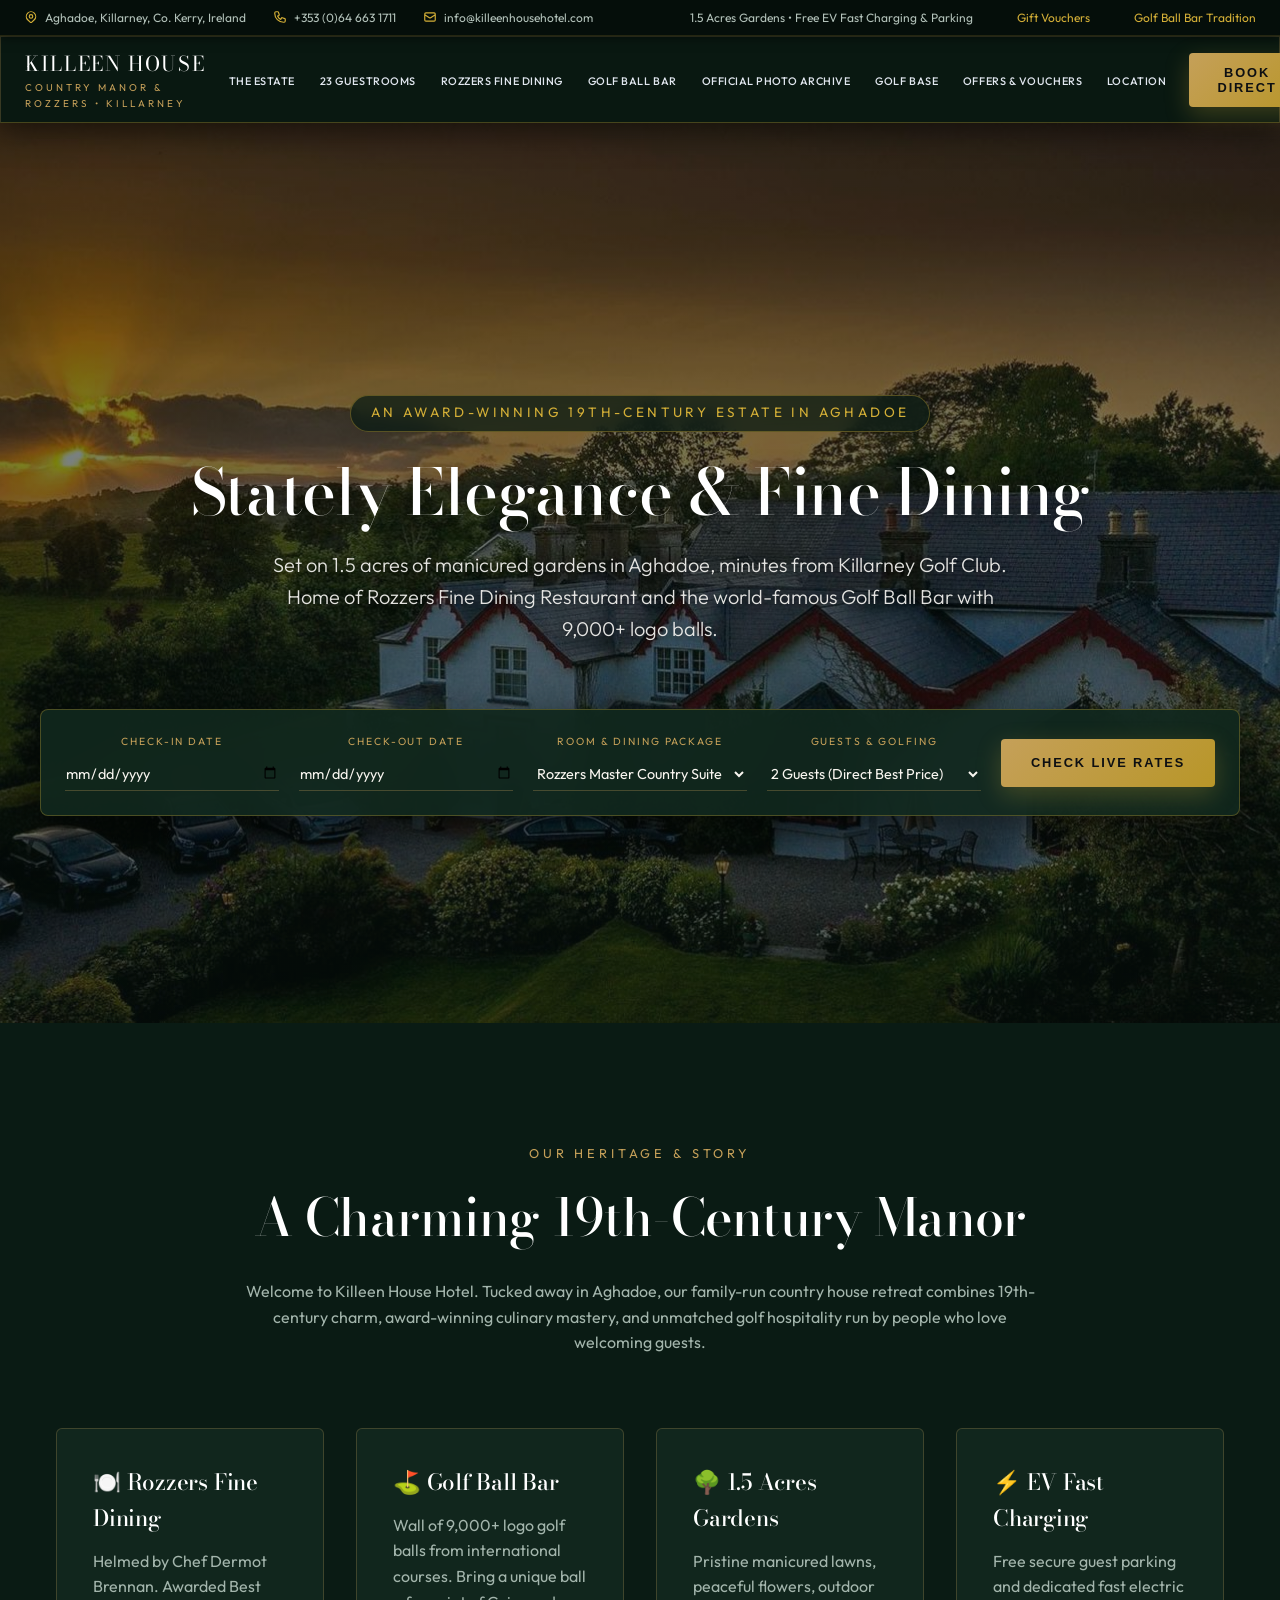
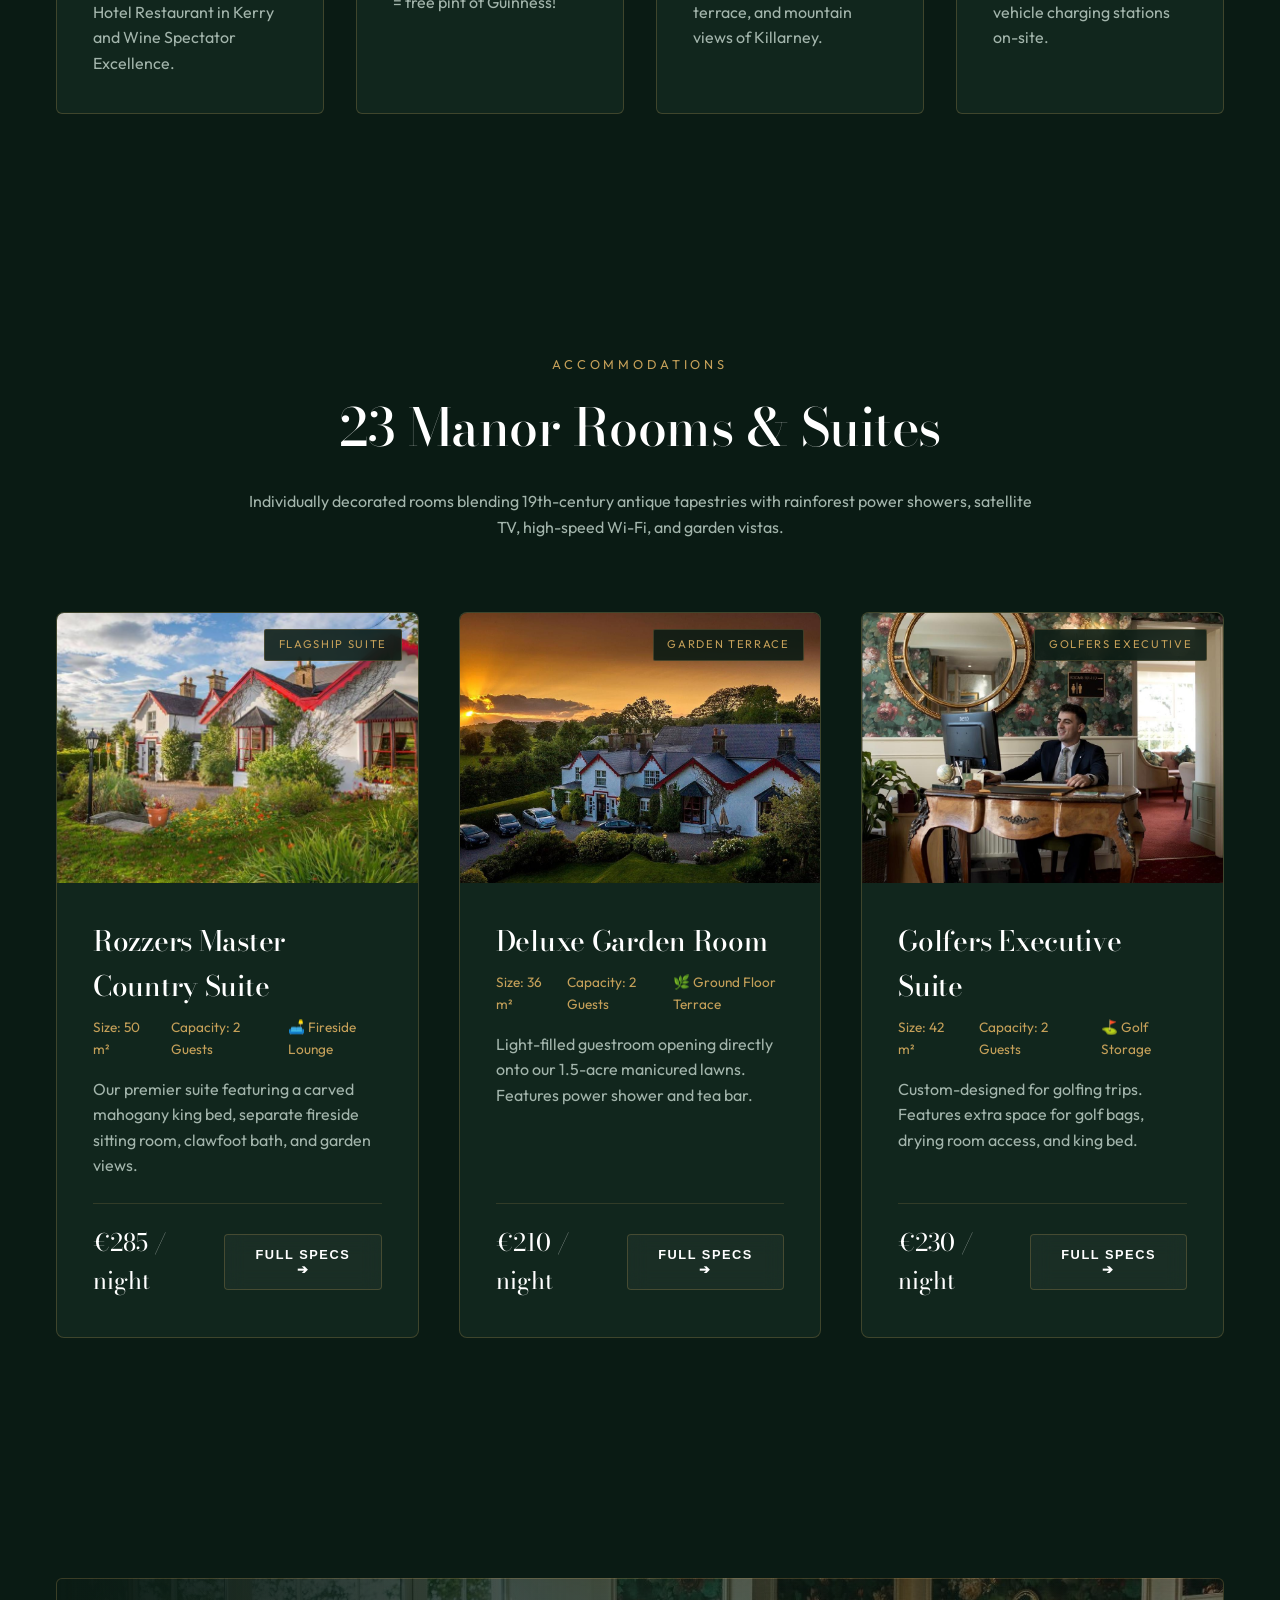
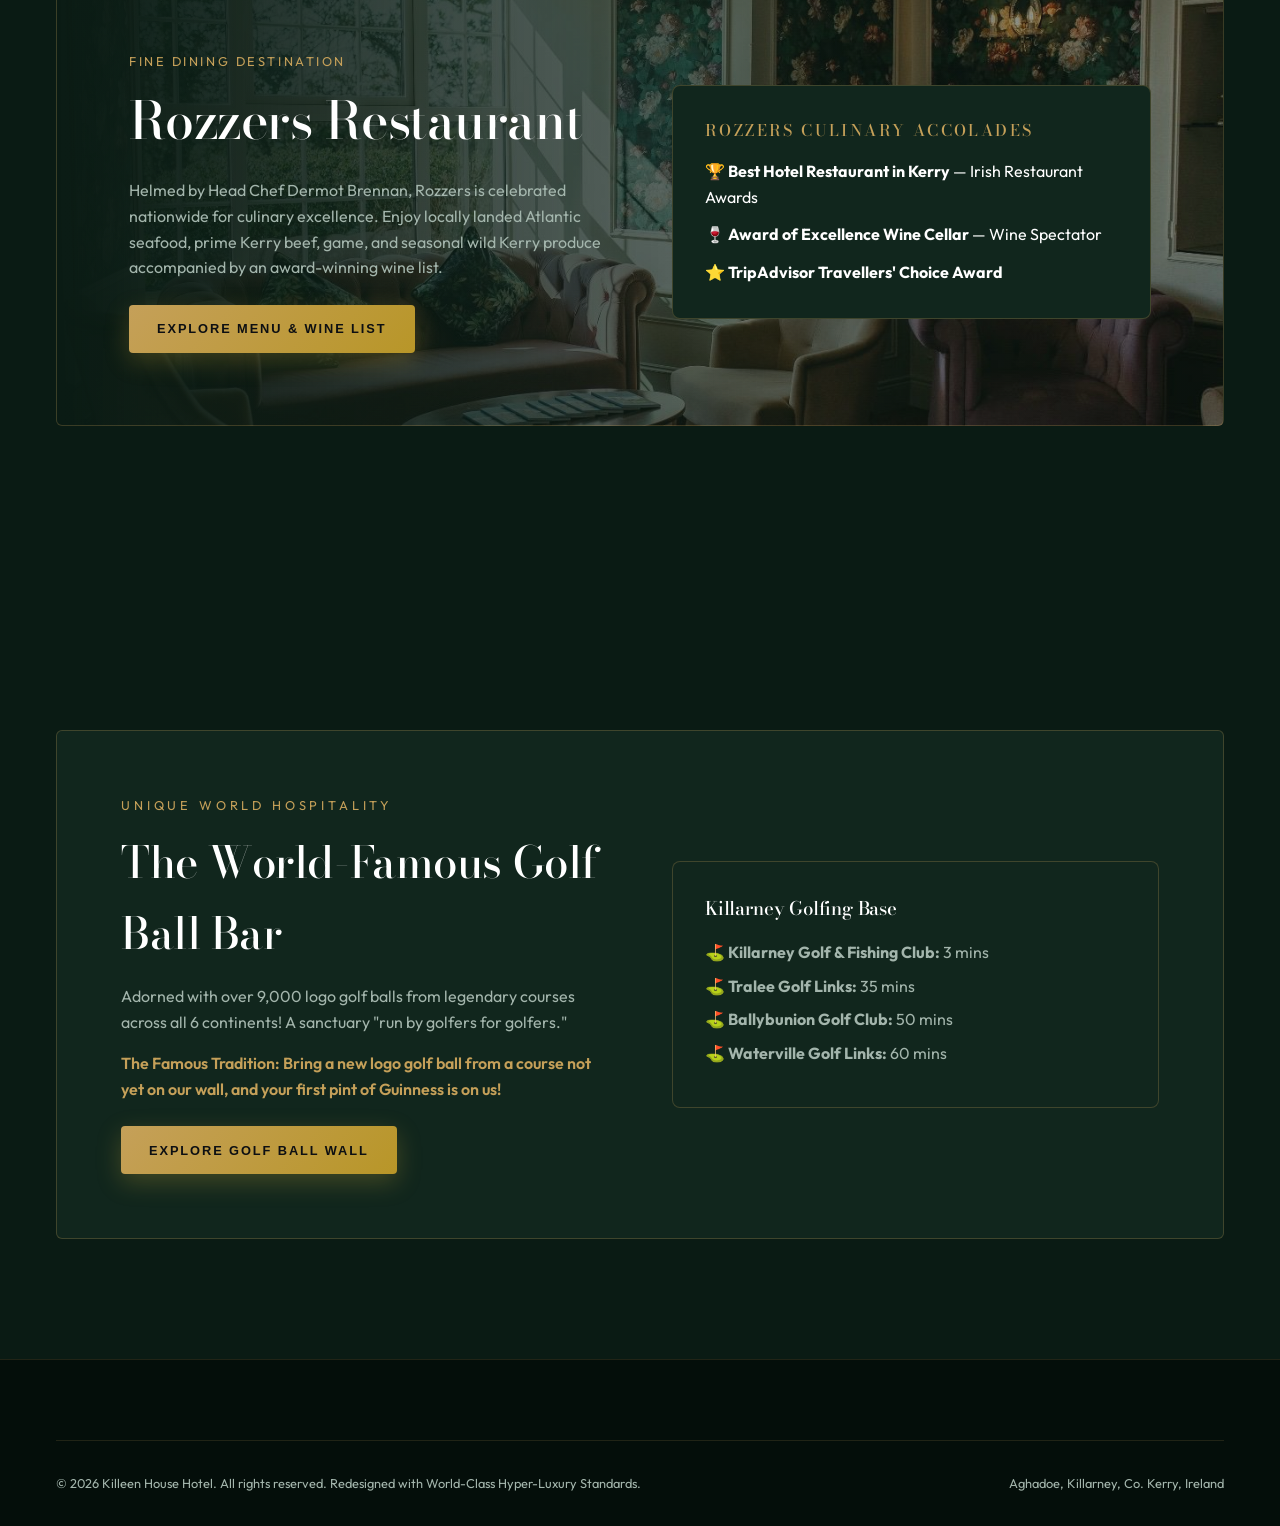
<file: killeen-house/index.html>
<!DOCTYPE html>
<html lang="en">
<head>
  <meta charset="UTF-8">
  <meta name="viewport" content="width=device-width, initial-scale=1.0, maximum-scale=1.0, user-scalable=no">
  <title>Killeen House Hotel & Rozzers Restaurant | Country House Retreat Killarney</title>
  <meta name="description" content="Official website of Killeen House Hotel & Rozzers Restaurant in Aghadoe, Killarney. Featuring 23 manor rooms, award-winning fine dining, the world-famous Golf Ball Bar, 1.5 acres of gardens, and golf packages.">
  
  <link rel="preconnect" href="https://fonts.googleapis.com">
  <link rel="preconnect" href="https://fonts.gstatic.com" crossorigin>
  <link href="https://fonts.googleapis.com/css2?family=Bodoni+Moda:ital,opsz,wght@0,6..96,400..900;1,6..96,400..900&family=Outfit:wght@300;400;500;600;700&display=swap" rel="stylesheet">
  
  <link rel="stylesheet" href="./styles.css?v=1785711175110_ideal">
</head>
<body>

  <!-- Top Announcement Bar -->
  <div class="top-bar">
    <div>
      <span><svg style="width:14px; height:14px; display:inline-block; vertical-align:-2px; stroke:#D4AF37; fill:none; margin-right:4px; flex-shrink:0;" viewBox="0 0 24 24"><path stroke-linecap="round" stroke-linejoin="round" stroke-width="2" d="M17.657 16.657L13.414 20.9a1.998 1.998 0 01-2.827 0l-4.244-4.243a8 8 0 1111.314 0z"/><path stroke-linecap="round" stroke-linejoin="round" stroke-width="2" d="M15 11a3 3 0 11-6 0 3 3 0 016 0z"/></svg> Aghadoe, Killarney, Co. Kerry, Ireland</span>
      <span style="margin-left: 1.5rem;"><svg style="width:14px; height:14px; display:inline-block; vertical-align:-2px; stroke:#D4AF37; fill:none; margin-right:4px; flex-shrink:0;" viewBox="0 0 24 24"><path stroke-linecap="round" stroke-linejoin="round" stroke-width="2" d="M3 5a2 2 0 012-2h3.28a1 1 0 01.948.684l1.498 4.493a1 1 0 01-.502 1.21l-2.257 1.13a11.042 11.042 0 005.516 5.516l1.13-2.257a1 1 0 011.21-.502l4.493 1.498a1 1 0 01.684.949V19a2 2 0 01-2 2h-1C9.716 21 3 14.284 3 6V5z"/></svg> +353 (0)64 663 1711</span>
      <span style="margin-left: 1.5rem;"><svg style="width:14px; height:14px; display:inline-block; vertical-align:-2px; stroke:#D4AF37; fill:none; margin-right:4px; flex-shrink:0;" viewBox="0 0 24 24"><path stroke-linecap="round" stroke-linejoin="round" stroke-width="2" d="M3 8l7.89 5.26a2 2 0 002.22 0L21 8M5 19h14a2 2 0 002-2V7a2 2 0 00-2-2H5a2 2 0 00-2 2v10a2 2 0 002 2z"/></svg> info@killeenhousehotel.com</span>
    </div>
    <div class="top-bar-links">
      <span>1.5 Acres Gardens • Free EV Fast Charging & Parking</span>
      <a href="#vouchers">Gift Vouchers</a>
      <a href="#golfbar">Golf Ball Bar Tradition</a>
    </div>
  </div>

  <!-- Navbar -->
  <nav class="navbar">
    <a href="#" class="brand-logo">
      <span class="brand-title">Killeen House</span>
      <span class="brand-subtitle">Country Manor & Rozzers • Killarney</span>
    </a>
    <ul class="nav-links">
      <li><a href="#estate">The Estate</a></li>
      <li><a href="#rooms">23 Guestrooms</a></li>
      <li><a href="#rozzers">Rozzers Fine Dining</a></li>
      <li><a href="#golfbar">Golf Ball Bar</a></li>
      <li><a href="#gallery">Official Photo Archive</a></li>
      <li><a href="#golfbase">Golf Base</a></li>
      <li><a href="#offers">Offers & Vouchers</a></li>
      <li><a href="#location">Location</a></li>
    </ul>
    <div class="nav-book-btn">
      <button class="btn-gold" onclick="document.getElementById('bookingBar').scrollIntoView({behavior: 'smooth'})">Book Direct</button>
    </div>
  <button class="mobile-toggle" id="mobileToggle" aria-label="Toggle Mobile Navigation">
      <span></span>
      <span></span>
      <span></span>
    </button>
  </nav>

  <!-- Hero Section with Building Facade -->
  <section class="hero">
    <div class="hero-bg" style="background-image: linear-gradient(rgba(10,27,20,0.45), rgba(10,27,20, 0.45)), url('./assets/images/killeen_building.jpg');"></div>
    <div class="hero-content">
      <span class="hero-tag">AN AWARD-WINNING 19TH-CENTURY ESTATE IN AGHADOE</span>
      <h1 class="hero-title">Stately Elegance & Fine Dining</h1>
      <p class="hero-subtitle">Set on 1.5 acres of manicured gardens in Aghadoe, minutes from Killarney Golf Club. Home of Rozzers Fine Dining Restaurant and the world-famous Golf Ball Bar with 9,000+ logo balls.</p>
    </div>

    <!-- Booking Bar -->
    <div class="booking-bar-wrapper" id="bookingBar">
      <form id="bookingForm" class="booking-bar">
        <div class="booking-field">
          <label for="checkin">Check-in Date</label>
          <input type="date" id="checkin" required>
        </div>
        <div class="booking-field">
          <label for="checkout">Check-out Date</label>
          <input type="date" id="checkout" required>
        </div>
        <div class="booking-field">
          <label for="roomCategory">Room & Dining Package</label>
          <select id="roomCategory">
            <option value="Rozzers Master Country Suite">Rozzers Master Country Suite</option>
            <option value="Deluxe Garden Room">Deluxe Garden Room</option>
            <option value="Classic Country Manor Room">Classic Country Manor Room</option>
            <option value="Golfers Executive Suite">Golfers Executive Suite</option>
            <option value="Fine Dining Bed & Breakfast Package">Dine & Stay Package (Rozzers)</option>
          </select>
        </div>
        <div class="booking-field">
          <label for="guests">Guests & Golfing</label>
          <select id="guests">
            <option value="2 Guests (Direct Best Price)">2 Guests (Direct Best Price)</option>
            <option value="1 Guest">1 Adult</option>
            <option value="3 Guests">3 Guests</option>
            <option value="Golf Group (4 Players)">Golf Group (4 Players)</option>
          </select>
        </div>
        <button type="submit" class="btn-gold">Check Live Rates</button>
      </form>
    </div>
  </section>

  <!-- Estate Story Section -->
  <section class="section" id="estate">
    <div class="section-header">
      <span class="section-subtitle">OUR HERITAGE & STORY</span>
      <h2 class="section-title">A Charming 19th-Century Manor</h2>
      <p>Welcome to Killeen House Hotel. Tucked away in Aghadoe, our family-run country house retreat combines 19th-century charm, award-winning culinary mastery, and unmatched golf hospitality run by people who love welcoming guests.</p>
    </div>

    <div class="highlights-grid">
      <div style="background:var(--color-bg-surface); padding:2.25rem; border-radius:6px; border:1px solid var(--color-border-gold);">
        <h3 style="color:#FFF; font-size:1.4rem; margin-bottom:0.75rem;">🍽️ Rozzers Fine Dining</h3>
        <p>Helmed by Chef Dermot Brennan. Awarded Best Hotel Restaurant in Kerry and Wine Spectator Excellence.</p>
      </div>
      <div style="background:var(--color-bg-surface); padding:2.25rem; border-radius:6px; border:1px solid var(--color-border-gold);">
        <h3 style="color:#FFF; font-size:1.4rem; margin-bottom:0.75rem;">⛳ Golf Ball Bar</h3>
        <p>Wall of 9,000+ logo golf balls from international courses. Bring a unique ball = free pint of Guinness!</p>
      </div>
      <div style="background:var(--color-bg-surface); padding:2.25rem; border-radius:6px; border:1px solid var(--color-border-gold);">
        <h3 style="color:#FFF; font-size:1.4rem; margin-bottom:0.75rem;">🌳 1.5 Acres Gardens</h3>
        <p>Pristine manicured lawns, peaceful flowers, outdoor terrace, and mountain views of Killarney.</p>
      </div>
      <div style="background:var(--color-bg-surface); padding:2.25rem; border-radius:6px; border:1px solid var(--color-border-gold);">
        <h3 style="color:#FFF; font-size:1.4rem; margin-bottom:0.75rem;">⚡ EV Fast Charging</h3>
        <p>Free secure guest parking and dedicated fast electric vehicle charging stations on-site.</p>
      </div>
    </div>
  </section>

  <!-- Rooms & Suites Section (23 Manor Rooms) -->
  <section class="section" id="rooms">
    <div class="section-header">
      <span class="section-subtitle">ACCOMMODATIONS</span>
      <h2 class="section-title">23 Manor Rooms & Suites</h2>
      <p>Individually decorated rooms blending 19th-century antique tapestries with rainforest power showers, satellite TV, high-speed Wi-Fi, and garden vistas.</p>
    </div>

    <div class="rooms-grid">
      <!-- Room 1 -->
      <div class="room-card">
        <div class="room-img-wrapper">
          <img src="./assets/images/killeen_2.jpg" alt="Rozzers Master Suite" class="room-img">
          <span class="room-badge">Flagship Suite</span>
        </div>
        <div class="room-details">
          <div>
            <h3 class="room-title">Rozzers Master Country Suite</h3>
            <div class="room-meta"><span>Size:  50 m²</span><span>Capacity:  2 Guests</span><span>🛋️ Fireside Lounge</span></div>
            <p>Our premier suite featuring a carved mahogany king bed, separate fireside sitting room, clawfoot bath, and garden views.</p>
          </div>
          <div class="room-price-row">
            <div class="room-price">€285 <span>/ night</span></div>
            <button class="btn-outline-gold" onclick="openModal('Rozzers Master Country Suite', 'Includes priority Rozzers dining reservation, clawfoot bath, and welcome champagne.')">Full Specs ➔</button>
          </div>
        </div>
      </div>

      <!-- Room 2 -->
      <div class="room-card">
        <div class="room-img-wrapper">
          <img src="./assets/images/killeen_3.jpg" alt="Deluxe Garden Room" class="room-img">
          <span class="room-badge">Garden Terrace</span>
        </div>
        <div class="room-details">
          <div>
            <h3 class="room-title">Deluxe Garden Room</h3>
            <div class="room-meta"><span>Size:  36 m²</span><span>Capacity:  2 Guests</span><span>🌿 Ground Floor Terrace</span></div>
            <p>Light-filled guestroom opening directly onto our 1.5-acre manicured lawns. Features power shower and tea bar.</p>
          </div>
          <div class="room-price-row">
            <div class="room-price">€210 <span>/ night</span></div>
            <button class="btn-outline-gold" onclick="openModal('Deluxe Garden Room', 'Ground floor room with private garden terrace seating.')">Full Specs ➔</button>
          </div>
        </div>
      </div>

      <!-- Room 3 -->
      <div class="room-card">
        <div class="room-img-wrapper">
          <img src="./assets/images/killeen_4.jpg" alt="Golfers Executive Suite" class="room-img">
          <span class="room-badge">Golfers Executive</span>
        </div>
        <div class="room-details">
          <div>
            <h3 class="room-title">Golfers Executive Suite</h3>
            <div class="room-meta"><span>Size:  42 m²</span><span>Capacity:  2 Guests</span><span>⛳ Golf Storage</span></div>
            <p>Custom-designed for golfing trips. Features extra space for golf bags, drying room access, and king bed.</p>
          </div>
          <div class="room-price-row">
            <div class="room-price">€230 <span>/ night</span></div>
            <button class="btn-outline-gold" onclick="openModal('Golfers Executive Suite', 'Includes golf bag drying service and early breakfast option.')">Full Specs ➔</button>
          </div>
        </div>
      </div>
    </div>
  </section>

  <!-- Rozzers Fine Dining Restaurant Section -->
  <section class="section" id="rozzers">
    <div class="rozzers-banner" style="background-image: linear-gradient(90deg, #0A1B14 0%, rgba(17,38,29, 0.35) 100%), url('./assets/images/killeen_5.jpg');">
      <div class="rozzers-content">
        <span style="color:var(--color-accent-gold); font-size:0.8rem; letter-spacing:0.2em; text-transform:uppercase; display:block; margin-bottom:0.5rem;">FINE DINING DESTINATION</span>
        <h2>Rozzers Restaurant</h2>
        <p>Helmed by Head Chef Dermot Brennan, Rozzers is celebrated nationwide for culinary excellence. Enjoy locally landed Atlantic seafood, prime Kerry beef, game, and seasonal wild Kerry produce accompanied by an award-winning wine list.</p>
        <div class="btn-row">
          <button class="btn-gold" onclick="openModal('Rozzers Fine Dining Menu', 'Open Daily 6:30 PM - 9:30 PM.<br><br><strong>Sample Tasting Highlights:</strong><br>• Pan-seared Dingle Bay Scallops with Cauliflower Puree (€19.50)<br>• Prime Fillet of Kerry Beef with Truffle Jus (€36.00)<br>• Wild Kerry Venison Saddle with Blackcurrant Reduction (€34.00)')">Explore Menu & Wine List</button>
        </div>
      </div>
      <div class="accolades-box">
        <h4 style="color:var(--color-accent-gold); text-transform:uppercase; letter-spacing:0.15em; margin-bottom:1rem;">Rozzers Culinary Accolades</h4>
        <p style="margin-bottom:0.75rem; color:#FFF;">🏆 <strong>Best Hotel Restaurant in Kerry</strong> — Irish Restaurant Awards</p>
        <p style="margin-bottom:0.75rem; color:#FFF;">🍷 <strong>Award of Excellence Wine Cellar</strong> — Wine Spectator</p>
        <p style="color:#FFF;">⭐️ <strong>TripAdvisor Travellers' Choice Award</strong></p>
      </div>
    </div>
  </section>

  <!-- World Famous Golf Ball Bar & Golf Base -->
  <section class="section" id="golfbar">
    <div class="golfbar-card">
      <div>
        <span class="section-subtitle">UNIQUE WORLD HOSPITALITY</span>
        <h2 class="section-heading-lg">The World-Famous Golf Ball Bar</h2>
        <p>Adorned with over 9,000 logo golf balls from legendary courses across all 6 continents! A sanctuary "run by golfers for golfers."</p>
        <p class="golf-tradition">The Famous Tradition: Bring a new logo golf ball from a course not yet on our wall, and your first pint of Guinness is on us!</p>
        <div class="btn-row">
          <button class="btn-gold" onclick="openModal('Golf Ball Bar Story', 'Over 9,000 logo golf balls from Augusta National, St Andrews, Pebble Beach, Ballybunion, and 100+ countries! Trade a ball for a pint of stout.')">Explore Golf Ball Wall</button>
        </div>
      </div>
      <div id="golfbase" class="golfbase-box">
        <h3 style="color:#FFF; font-family:var(--font-serif); margin-bottom:1rem;">Killarney Golfing Base</h3>
        <p style="margin-bottom:0.5rem;">⛳ <strong>Killarney Golf & Fishing Club:</strong> 3 mins</p>
        <p style="margin-bottom:0.5rem;">⛳ <strong>Tralee Golf Links:</strong> 35 mins</p>
        <p style="margin-bottom:0.5rem;">⛳ <strong>Ballybunion Golf Club:</strong> 50 mins</p>
        <p style="margin-bottom:0.5rem;">⛳ <strong>Waterville Golf Links:</strong> 60 mins</p>
      </div>
    </div>
  </section>

  <!-- Footer -->
  <footer>
    <div class="footer-bottom">
      <span>© 2026 Killeen House Hotel. All rights reserved. Redesigned with World-Class Hyper-Luxury Standards.</span>
      <span>Aghadoe, Killarney, Co. Kerry, Ireland</span>
    </div>
  </footer>

  <!-- Modal & Toast -->
  <div class="modal-overlay" id="globalModal"><div class="modal-card"><button class="modal-close" onclick="closeModal()">✕</button><h2 id="modalTitle" style="color:#FFF; margin-bottom:1rem;">Modal Title</h2><div id="modalBody">Modal Body</div></div></div>
  <div class="toast-container"><div class="toast" id="toast">Notification Message</div></div>

  <script src="./app.js"></script>
</body>
</html>
</file>
<file: brook-lodge/styles.css>
/* ==========================================================================
   Brook Lodge Boutique Hotel - Ultra-Luxury Hyper-Modern Stylesheet
   Style Inspiration: The Dylan Amsterdam, Dormy House, Maybourne
   ========================================================================== */

:root {
  --font-serif: 'Cormorant Garamond', Georgia, serif;
  --font-sans: 'Inter', system-ui, -apple-system, sans-serif;

  --color-bg-dark: #0A1B14;
  --color-bg-surface: #11281E;
  --color-bg-card: #183327;
  --color-accent-gold: #D9C3A3;
  --color-accent-gold-light: #F2E5D5;
  --color-accent-emerald: #2E5946;
  --color-text-main: #FAF8F5;
  --color-text-muted: #B3C2BA;
  --color-border-gold: rgba(217, 195, 163, 0.25);

  --shadow-lux: 0 30px 70px rgba(0, 0, 0, 0.75);
  --shadow-gold: 0 12px 35px rgba(217, 195, 163, 0.2);
  --transition-smooth: all 0.4s cubic-bezier(0.16, 1, 0.3, 1);
}

*, *::before, *::after {
  box-sizing: border-box;
  margin: 0;
  padding: 0;
}

html {
  scroll-behavior: smooth;
  font-family: var(--font-sans);
  background-color: var(--color-bg-dark);
  color: var(--color-text-main);
  line-height: 1.6;
}

html, body {
  overflow-x: hidden;
  width: 100%;
  max-width: 100vw;
  position: relative;
}

h1, h2, h3, h4, .font-serif {
  font-family: var(--font-serif);
  font-weight: 500;
  letter-spacing: -0.01em;
}

p { color: var(--color-text-muted); }
a { color: inherit; text-decoration: none; transition: var(--transition-smooth); }

/* Top Announcement Bar */
.top-bar {
  background: #050E0A;
  border-bottom: 1px solid rgba(217, 195, 163, 0.1);
  padding: 0.5rem 3.5rem;
  font-size: 0.75rem;
  display: flex;
  justify-content: space-between;
  align-items: center;
  color: var(--color-text-muted);
}

.top-bar-links a {
  margin-left: 1.5rem;
  color: var(--color-accent-gold);
}

/* Glass Navbar */
.navbar {
  position: fixed;
  top: 30px;
  left: 50%;
  transform: translateX(-50%);
  width: 95%;
  max-width: 1400px;
  z-index: 1000;
  padding: 1.25rem 3rem;
  display: flex;
  justify-content: space-between;
  align-items: center;
  transition: var(--transition-smooth);
  background: rgba(17, 40, 30, 0.88);
  backdrop-filter: blur(18px);
  border: 1px solid var(--color-border-gold);
  border-radius: 6px;
}

.navbar.scrolled {
  top: 10px;
  background: rgba(10, 27, 20, 0.96);
  box-shadow: var(--shadow-lux);
}

.brand-logo {
  display: flex;
  flex-direction: column;
}

.brand-title {
  font-family: var(--font-serif);
  font-size: 1.8rem;
  letter-spacing: 0.08em;
  text-transform: uppercase;
  color: #FFF;
}

.brand-subtitle {
  font-size: 0.62rem;
  letter-spacing: 0.3em;
  text-transform: uppercase;
  color: var(--color-accent-gold);
}

.nav-links {
  display: flex;
  gap: 1.8rem;
  list-style: none;
  align-items: center;
}

.nav-links a {
  font-size: 0.8rem;
  text-transform: uppercase;
  letter-spacing: 0.15em;
  color: rgba(250, 248, 245, 0.85);
}

.nav-links a:hover, .nav-links a.active {
  color: var(--color-accent-gold);
}

.btn-champagne {
  background: linear-gradient(135deg, var(--color-accent-gold) 0%, #BBA583 100%);
  color: #0A1B14;
  padding: 0.75rem 1.8rem;
  border-radius: 3px;
  font-size: 0.78rem;
  font-weight: 700;
  text-transform: uppercase;
  letter-spacing: 0.15em;
  border: none;
  cursor: pointer;
  box-shadow: var(--shadow-gold);
  transition: var(--transition-smooth);
}

.btn-champagne:hover {
  transform: translateY(-2px);
  background: linear-gradient(135deg, var(--color-accent-gold-light) 0%, var(--color-accent-gold) 100%);
  box-shadow: 0 14px 40px rgba(217, 195, 163, 0.35);
}

.btn-outline-emerald {
  border: 1px solid var(--color-border-gold);
  color: var(--color-text-main);
  padding: 0.75rem 1.5rem;
  border-radius: 3px;
  font-size: 0.78rem;
  text-transform: uppercase;
  letter-spacing: 0.12em;
  background: transparent;
  cursor: pointer;
  transition: var(--transition-smooth);
}

.btn-outline-emerald:hover {
  border-color: var(--color-accent-gold);
  color: var(--color-accent-gold);
}

/* Hero Section */
.hero {
  position: relative;
  height: 100vh;
  min-height: 750px;
  display: flex;
  align-items: center;
  justify-content: center;
  padding: 0 2rem;
  overflow: hidden;
}

.hero-bg {
  position: absolute;
  top: 0;
  left: 0;
  width: 100%;
  height: 100%;
  background: linear-gradient(rgba(10,27,20,0.45), rgba(10,27,20,0.88)), url('./assets/images/brook_hero.jpg') center/cover no-repeat;
  transform: scale(1.05);
  animation: heroPulse 22s infinite alternate ease-in-out;
}

@keyframes heroPulse {
  0% { transform: scale(1.05); }
  100% { transform: scale(1.15); }
}

.hero-content {
  position: relative;
  z-index: 10;
  text-align: center;
  max-width: 950px;
  margin-top: 2rem;
}

.hero-tag {
  color: var(--color-accent-gold);
  font-size: 0.85rem;
  letter-spacing: 0.35em;
  text-transform: uppercase;
  margin-bottom: 1.5rem;
  display: block;
}

.hero-title {
  font-size: 4.5rem;
  line-height: 1.05;
  margin-bottom: 1.5rem;
  color: #FFF;
  font-family: var(--font-serif);
}

.hero-subtitle {
  font-size: 1.25rem;
  font-weight: 300;
  color: rgba(250, 248, 245, 0.88);
  max-width: 720px;
  margin: 0 auto 3rem auto;
}

/* Booking Bar */
.booking-bar-wrapper {
  position: absolute;
  bottom: 2.5rem;
  left: 50%;
  transform: translateX(-50%);
  width: 95%;
  max-width: 1200px;
  z-index: 100;
}

.booking-bar {
  background: rgba(17, 40, 30, 0.95);
  backdrop-filter: blur(20px);
  border: 1px solid var(--color-border-gold);
  border-radius: 6px;
  padding: 1.25rem 2rem;
  display: grid;
  grid-template-columns: repeat(4, 1fr) auto;
  gap: 1.5rem;
  align-items: center;
  box-shadow: var(--shadow-lux);
}

.booking-field { display: flex; flex-direction: column; }
.booking-field label {
  font-size: 0.65rem;
  text-transform: uppercase;
  letter-spacing: 0.18em;
  color: var(--color-accent-gold);
  margin-bottom: 0.4rem;
}
.booking-field input, .booking-field select {
  background: transparent;
  border: none;
  border-bottom: 1px solid rgba(217, 195, 163, 0.3);
  color: var(--color-text-main);
  padding: 0.4rem 0;
  font-family: var(--font-sans);
  font-size: 0.9rem;
  outline: none;
  transition: var(--transition-smooth);
}
.booking-field input:focus, .booking-field select:focus {
  border-color: var(--color-accent-gold);
}

/* Layout Sections */
.section {
  padding: 7.5rem 3.5rem;
  max-width: 1400px;
  margin: 0 auto;
}

.section-header {
  text-align: center;
  max-width: 800px;
  margin: 0 auto 4.5rem auto;
}

.section-subtitle {
  color: var(--color-accent-gold);
  font-size: 0.8rem;
  letter-spacing: 0.3em;
  text-transform: uppercase;
  margin-bottom: 0.75rem;
  display: block;
}

.section-title {
  font-size: 3.25rem;
  color: #FFF;
  margin-bottom: 1.25rem;
}

/* Rooms & Suites Grid */
.room-tabs {
  display: flex;
  justify-content: center;
  gap: 1rem;
  margin-bottom: 3.5rem;
  flex-wrap: wrap;
}

.tab-btn {
  background: transparent;
  border: 1px solid rgba(217, 195, 163, 0.2);
  color: var(--color-text-muted);
  padding: 0.65rem 1.75rem;
  border-radius: 30px;
  cursor: pointer;
  font-size: 0.8rem;
  letter-spacing: 0.1em;
  text-transform: uppercase;
  transition: var(--transition-smooth);
}

.tab-btn.active, .tab-btn:hover {
  background: var(--color-accent-gold);
  color: #0A1B14;
  border-color: var(--color-accent-gold);
  font-weight: 700;
}

.rooms-grid {
  display: grid;
  grid-template-columns: repeat(auto-fit, minmax(360px, 1fr));
  gap: 2.5rem;
}

.room-card {
  background: var(--color-bg-card);
  border: 1px solid rgba(217, 195, 163, 0.18);
  border-radius: 6px;
  overflow: hidden;
  transition: var(--transition-smooth);
  display: flex;
  flex-direction: column;
}

.room-card:hover {
  transform: translateY(-10px);
  border-color: var(--color-accent-gold);
  box-shadow: var(--shadow-lux);
}

.room-img-wrapper {
  position: relative;
  height: 270px;
  overflow: hidden;
}

.room-img {
  width: 100%;
  height: 100%;
  object-fit: cover;
  transition: var(--transition-smooth);
}

.room-card:hover .room-img { transform: scale(1.08); }

.room-badge {
  position: absolute;
  top: 1rem;
  right: 1rem;
  background: rgba(10, 27, 20, 0.88);
  backdrop-filter: blur(8px);
  color: var(--color-accent-gold);
  padding: 0.35rem 0.85rem;
  border-radius: 2px;
  font-size: 0.7rem;
  letter-spacing: 0.15em;
  text-transform: uppercase;
  border: 1px solid var(--color-border-gold);
}

.room-details {
  padding: 2.25rem;
  flex: 1;
  display: flex;
  flex-direction: column;
  justify-content: space-between;
}

.room-title { font-size: 1.75rem; color: #FFF; margin-bottom: 0.5rem; }
.room-meta { display: flex; gap: 1.5rem; font-size: 0.85rem; color: var(--color-accent-gold); margin-bottom: 1rem; }

.room-price-row {
  display: flex;
  justify-content: space-between;
  align-items: center;
  border-top: 1px solid rgba(217, 195, 163, 0.18);
  padding-top: 1.25rem;
  margin-top: 1.5rem;
}

.room-price { font-size: 1.5rem; font-family: var(--font-serif); color: #FFF; }

/* Sanctuary & Garden Showcase */
.sanctuary-grid {
  display: grid;
  grid-template-columns: 1fr 1fr;
  gap: 4rem;
  align-items: center;
  background: var(--color-bg-surface);
  border: 1px solid var(--color-border-gold);
  padding: 4.5rem;
  border-radius: 6px;
}

/* Modals & Toasts */
.modal-overlay {
  position: fixed;
  top: 0;
  left: 0;
  width: 100%;
  height: 100%;
  background: rgba(0, 0, 0, 0.88);
  backdrop-filter: blur(12px);
  z-index: 2000;
  display: none;
  align-items: center;
  justify-content: center;
  opacity: 0;
  transition: opacity 0.3s ease;
}

.modal-overlay.active { display: flex; opacity: 1; }

.modal-card {
  background: var(--color-bg-surface);
  border: 1px solid var(--color-border-gold);
  border-radius: 6px;
  width: 90%;
  max-width: 680px;
  padding: 3rem;
  position: relative;
  box-shadow: var(--shadow-lux);
}

.modal-close {
  position: absolute;
  top: 1.5rem;
  right: 1.5rem;
  background: transparent;
  border: none;
  color: var(--color-text-muted);
  font-size: 1.5rem;
  cursor: pointer;
}

.toast-container { position: fixed; bottom: 2rem; right: 2rem; z-index: 3000; }
.toast {
  background: var(--color-bg-surface);
  border-left: 4px solid var(--color-accent-gold);
  padding: 1.25rem 2rem;
  border-radius: 3px;
  box-shadow: var(--shadow-lux);
  color: var(--color-text-main);
  font-size: 0.9rem;
  transform: translateY(100px);
  opacity: 0;
  transition: var(--transition-smooth);
}
.toast.show { transform: translateY(0); opacity: 1; }

/* Footer */
footer {
  background: #050E0A;
  border-top: 1px solid rgba(217, 195, 163, 0.15);
  padding: 5rem 3.5rem 2rem 3.5rem;
}

.footer-grid {
  max-width: 1400px;
  margin: 0 auto 4rem auto;
  display: grid;
  grid-template-columns: 2fr repeat(4, 1fr);
  gap: 3rem;
}

.footer-bottom {
  max-width: 1400px;
  margin: 0 auto;
  padding-top: 2rem;
  border-top: 1px solid rgba(217, 195, 163, 0.15);
  display: flex;
  justify-content: space-between;
  font-size: 0.8rem;
  color: var(--color-text-muted);
}


/* ==========================================================================
   New CSS Classes (replacing inline styles)
   ========================================================================== */

.gallery-photo-grid {
  display: grid;
  grid-template-columns: repeat(3, 1fr);
  gap: 1.5rem;
}

.sanctuary-img-wrapper { width: 100%; height: 380px; border-radius: 6px; overflow: hidden; border: 1px solid var(--color-border-gold); }
.sanctuary-img-wrapper img { width: 100%; height: 100%; object-fit: cover; }
.breakfast-section { background: var(--color-bg-surface); border-radius: 6px; border: 1px solid var(--color-border-gold); margin-top: 3rem; }
.breakfast-img-wrapper { width: 100%; height: 320px; border-radius: 6px; overflow: hidden; }
.breakfast-img-wrapper img { width: 100%; height: 100%; object-fit: cover; }
.btn-row { display: flex; gap: 1rem; flex-wrap: wrap; margin-top: 1.5rem; }
.gallery-item { border-radius: 6px; overflow: hidden; border: 1px solid var(--color-border-gold); height: 220px; }
.gallery-item img { width: 100%; height: 100%; object-fit: cover; transition: transform 0.4s ease; }
.section-heading-lg { font-size: clamp(1.8rem, 4vw, 3rem); color: #FFF; margin-bottom: 1rem; }

.two-col-section {
  display: grid;
  grid-template-columns: 1fr 1fr;
  gap: 4rem;
  align-items: center;
}

/* ==========================================================================
   Comprehensive Mobile & Tablet Responsiveness
   ========================================================================== */

.mobile-toggle {
  display: none;
  flex-direction: column;
  justify-content: space-around;
  width: 32px;
  height: 24px;
  background: transparent;
  border: none;
  cursor: pointer;
  padding: 0;
  z-index: 1100;
}

.mobile-toggle span {
  width: 100%;
  height: 2px;
  background: var(--color-accent-gold);
  border-radius: 2px;
  transition: all 0.3s ease-in-out;
}

.mobile-toggle.active span:nth-child(1) { transform: translateY(7px) rotate(45deg); }
.mobile-toggle.active span:nth-child(2) { opacity: 0; }
.mobile-toggle.active span:nth-child(3) { transform: translateY(-7px) rotate(-45deg); }

@media (max-width: 1100px) {
  .navbar { width: 96%; padding: 0.85rem 1.5rem; }
  .nav-links { gap: 0.8rem; font-size: 0.72rem; }
  .section { padding: 5rem 2.5rem; }
  .sanctuary-grid { gap: 2.5rem; }
}

@media (max-width: 1024px) {
  .top-bar { display: none; }
  .mobile-toggle { display: flex; }
  .navbar { top: 10px; width: 94%; padding: 0.75rem 1.25rem; }
  .brand-title { font-size: 1.4rem; }
  .brand-subtitle { font-size: 0.55rem; }
  .nav-book-btn { display: none !important; }

  .nav-links {
    position: fixed;
    top: 0; right: -100%;
    width: 80%; max-width: 320px; height: 100vh;
    background: rgba(10, 12, 15, 0.98);
    backdrop-filter: blur(20px);
    flex-direction: column;
    justify-content: center;
    align-items: center;
    gap: 1.8rem;
    padding: 4rem 2rem;
    transition: right 0.4s cubic-bezier(0.4, 0, 0.2, 1);
    box-shadow: -10px 0 40px rgba(0,0,0,0.8);
    border-left: 1px solid rgba(212, 175, 55, 0.25);
    z-index: 1050;
  }
  .nav-links.active { right: 0; }
  .nav-links a { font-size: 1.05rem; display: block; padding: 0.3rem 0; }

  .hero { height: auto !important; min-height: 520px !important; padding: 6rem 1.25rem 3rem 1.25rem !important; display: flex !important; flex-direction: column !important; justify-content: flex-start !important; }
  .hero-bg { transform: none !important; animation: none !important; }
  .hero-title { font-size: clamp(1.8rem, 5vw, 2.5rem) !important; line-height: 1.15; }
  .hero-subtitle { font-size: 0.92rem; padding: 0; }

  .booking-bar-wrapper { position: relative !important; bottom: auto !important; left: auto !important; transform: none !important; width: 100% !important; margin-top: 1.5rem !important; }
  .booking-bar { grid-template-columns: 1fr !important; gap: 1rem !important; padding: 1.25rem !important; }

  .section { padding: 3.5rem 1.25rem !important; }
  .section-title { font-size: 2.25rem; }

  .sanctuary-grid,
  .two-col-section,
  .voucher-card,
  .breakfast-section { 
    grid-template-columns: 1fr !important; 
    padding: 1.5rem 1.25rem !important; 
    gap: 1.5rem !important; 
    margin-top: 1.5rem !important;
  }

  .rooms-grid { grid-template-columns: 1fr !important; gap: 1.5rem !important; }
  .gallery-photo-grid { grid-template-columns: repeat(2, 1fr); gap: 0.75rem; }
  .gallery-photo-grid img { height: 180px; }
  .sanctuary-img-wrapper { height: 240px !important; width: 100% !important; }
  .breakfast-img-wrapper { height: 240px !important; width: 100% !important; }

  .room-tabs { gap: 0.5rem; }
  .tab-btn { padding: 0.5rem 1.2rem; font-size: 0.72rem; }

  footer { padding: 3rem 1.5rem 1.5rem 1.5rem; }
  .footer-grid { grid-template-columns: 1fr; gap: 1.5rem; }
  .footer-bottom { flex-direction: column; gap: 0.75rem; text-align: center; }
}

@media (max-width: 600px) {
  .navbar { top: 8px; width: 96%; padding: 0.65rem 1rem; }
  .brand-title { font-size: 1.2rem; letter-spacing: 0.05em; }
  .brand-subtitle { font-size: 0.5rem; }

  .hero { min-height: 550px; }
  .hero-title { font-size: 2rem; }
  .hero-subtitle { font-size: 0.88rem; }

  .booking-bar { grid-template-columns: 1fr; gap: 0.85rem; }

  .section-title { font-size: 1.85rem; }
  .gallery-photo-grid { grid-template-columns: 1fr 1fr; gap: 0.75rem; }
  .gallery-photo-grid img { height: 160px; }
  .gallery-item { height: 150px; }
  .sanctuary-img-wrapper { height: 200px; }
  .section { padding: 3rem 1rem; }
  .btn-row { flex-direction: column; width: 100%; }
  .btn-row .btn-gold, .btn-row .btn-outline { width: 100%; text-align: center; }

  .room-details { padding: 1.5rem; }
  .room-title { font-size: 1.35rem; }
  .room-meta { flex-wrap: wrap; gap: 0.75rem; font-size: 0.78rem; }
  .room-img-wrapper { height: 220px; }

  .footer-grid { grid-template-columns: 1fr; gap: 1.5rem; }
  .modal-card { width: 95%; padding: 1.5rem; }
}

@media (max-width: 400px) {
  .hero-title { font-size: 1.7rem; }
  .section-title { font-size: 1.55rem; }
  .section { padding: 3rem 1rem; }
  .gallery-photo-grid { grid-template-columns: 1fr; }
  .gallery-photo-grid img { height: 200px; }
}



/* UIverse & Refero Liquid Glass Design Tokens */
.btn-gold, .btn-champagne {
  min-height: 48px;
  display: inline-flex;
  align-items: center;
  justify-content: center;
  padding: 0.75rem 1.75rem;
  border-radius: 4px;
  font-size: 0.8rem;
  font-weight: 700;
  text-transform: uppercase;
  letter-spacing: 0.15em;
  border: none;
  cursor: pointer;
  background: linear-gradient(135deg, var(--color-accent-gold, #D4AF37) 0%, #B89628 100%);
  color: #0D0F12;
  box-shadow: 0 8px 25px rgba(212, 175, 55, 0.25);
  transition: all 0.3s cubic-bezier(0.16, 1, 0.3, 1);
}

.btn-gold:hover, .btn-champagne:hover {
  transform: translateY(-2px);
  box-shadow: 0 14px 35px rgba(212, 175, 55, 0.4);
  filter: brightness(1.1);
}

.btn-gold:active, .btn-champagne:active {
  transform: translateY(0) scale(0.97);
}

.btn-outline, .btn-outline-gold {
  min-height: 48px;
  display: inline-flex;
  align-items: center;
  justify-content: center;
  padding: 0.75rem 1.5rem;
  border-radius: 4px;
  font-size: 0.8rem;
  font-weight: 600;
  text-transform: uppercase;
  letter-spacing: 0.12em;
  background: rgba(255, 255, 255, 0.04);
  backdrop-filter: blur(10px);
  border: 1px solid var(--color-border-gold, rgba(212, 175, 55, 0.3));
  color: #FFF;
  cursor: pointer;
  transition: all 0.3s cubic-bezier(0.16, 1, 0.3, 1);
}

.btn-outline:hover, .btn-outline-gold:hover {
  border-color: var(--color-accent-gold, #D4AF37);
  color: var(--color-accent-gold, #D4AF37);
  background: rgba(212, 175, 55, 0.08);
}

.btn-outline:active, .btn-outline-gold:active {
  transform: scale(0.97);
}

/* Liquid Glass Cards */
.highlight-card, .room-card, .feature-box, .accolades-box, .golfbase-box, .voucher-card {
  background: var(--color-bg-surface, #15181E);
  border: 1px solid var(--color-border-gold, rgba(212, 175, 55, 0.25));
  border-radius: 8px;
  transition: all 0.4s cubic-bezier(0.16, 1, 0.3, 1);
}

.highlight-card:hover, .room-card:hover, .feature-box:hover {
  border-color: var(--color-accent-gold, #D4AF37);
  box-shadow: 0 20px 40px rgba(0, 0, 0, 0.5);
  transform: translateY(-4px);
}

/* ==========================================================================
   ULTRA-LUXURY RESPONSIVE OVERRIDES (v5_20260802)
   Fixes header image visibility, guarantees 1-column vertical alignment on mobile,
   and prevents any side-by-side squeezing or element overflow.
   ========================================================================== */

/* --- Global Reset & Viewport Constraints --- */
html {
  -webkit-text-size-adjust: 100%;
  text-size-adjust: 100%;
  box-sizing: border-box;
}

*, *::before, *::after {
  box-sizing: inherit;
}

body {
  overflow-x: hidden !important;
  width: 100% !important;
  max-width: 100vw !important;
  position: relative !important;
  margin: 0 !important;
  padding: 0 !important;
  -webkit-overflow-scrolling: touch;
}

h1, h2, h3, h4, h5, h6, p, li, span, a, label, td, th, blockquote {
  word-wrap: break-word !important;
  overflow-wrap: break-word !important;
}

img, video, iframe, embed, object, svg {
  max-width: 100% !important;
  height: auto;
}

/* ==========================================================================
   HERO HEADER: FULL IMAGE VISIBILITY & BEAUTIFUL PROPORTIONS
   ========================================================================== */
.hero {
  position: relative !important;
  width: 100% !important;
  min-height: 82vh !important;
  padding: 8rem 1.5rem 4rem 1.5rem !important;
  display: flex !important;
  flex-direction: column !important;
  align-items: center !important;
  justify-content: center !important;
  text-align: center !important;
  overflow: hidden !important;
  background-color: #050E0A !important;
}

.hero-bg {
  position: absolute !important;
  top: 0 !important;
  left: 0 !important;
  width: 100% !important;
  height: 100% !important;
  background-size: cover !important;
  background-position: center center !important;
  background-repeat: no-repeat !important;
  z-index: 1 !important;
  filter: brightness(0.62) !important;
  transform: none !important;
  animation: none !important;
}

.hero-content {
  position: relative !important;
  z-index: 5 !important;
  width: 100% !important;
  max-width: 900px !important;
  margin: 0 auto !important;
  text-align: center !important;
}

.hero-title {
  font-size: clamp(2rem, 5vw, 4.5rem) !important;
  line-height: 1.15 !important;
  color: #FFFFFF !important;
  margin-bottom: 1.25rem !important;
  text-shadow: 0 4px 20px rgba(0,0,0,0.7) !important;
}

.hero-subtitle {
  font-size: clamp(0.95rem, 1.8vw, 1.25rem) !important;
  line-height: 1.6 !important;
  color: rgba(250, 248, 245, 0.9) !important;
  max-width: 750px !important;
  margin: 0 auto 2rem auto !important;
  text-shadow: 0 2px 10px rgba(0,0,0,0.7) !important;
}

.hero-tag {
  display: inline-block !important;
  font-size: clamp(0.65rem, 1.2vw, 0.85rem) !important;
  letter-spacing: 0.25em !important;
  text-transform: uppercase !important;
  color: #D4AF37 !important;
  background: rgba(10, 27, 20, 0.75) !important;
  backdrop-filter: blur(8px) !important;
  padding: 0.4rem 1.2rem !important;
  border-radius: 50px !important;
  border: 1px solid rgba(212, 175, 55, 0.35) !important;
  margin-bottom: 1.5rem !important;
}

/* ==========================================================================
   BOOKING BAR IN NATURAL FLOW
   ========================================================================== */
.booking-bar-wrapper {
  position: relative !important;
  bottom: auto !important;
  left: auto !important;
  right: auto !important;
  transform: none !important;
  width: 100% !important;
  max-width: 1200px !important;
  margin: 2rem auto 0 auto !important;
  z-index: 10 !important;
}

.booking-bar {
  display: grid !important;
  grid-template-columns: repeat(auto-fit, minmax(200px, 1fr)) !important;
  gap: 1.25rem !important;
  padding: 1.5rem !important;
  background: rgba(17, 40, 30, 0.92) !important;
  backdrop-filter: blur(20px) !important;
  border: 1px solid rgba(212, 175, 55, 0.3) !important;
  border-radius: 8px !important;
  box-shadow: 0 20px 50px rgba(0,0,0,0.6) !important;
}

/* ==========================================================================
   NAVBAR & BURGER MENU
   ========================================================================== */
.navbar {
  box-sizing: border-box !important;
  max-width: calc(100vw - 24px) !important;
  overflow: hidden !important;
}

@media (min-width: 1025px) {
  .navbar {
    top: 15px !important;
    padding: 0.75rem 1.5rem !important;
    gap: 1rem !important;
  }
  .brand-title {
    font-size: clamp(1.2rem, 1.6vw, 1.6rem) !important;
    white-space: nowrap !important;
  }
  .nav-links {
    display: flex !important;
    gap: clamp(0.5rem, 1.1vw, 1.4rem) !important;
    align-items: center !important;
    list-style: none !important;
  }
  .nav-links a {
    font-size: clamp(0.65rem, 0.8vw, 0.78rem) !important;
    white-space: nowrap !important;
  }
  .nav-book-btn { display: flex !important; }
  .mobile-toggle { display: none !important; }
}

@media (max-width: 1024px) {
  .top-bar { display: none !important; }

  .navbar {
    top: 8px !important;
    width: calc(100% - 20px) !important;
    padding: 0.75rem 1rem !important;
  }
  .brand-title { font-size: 1.25rem !important; }

  .nav-links:not(.active) { display: none !important; }
  .nav-book-btn { display: none !important; }

  .mobile-toggle {
    display: flex !important;
    flex-direction: column !important;
    justify-content: center !important;
    align-items: center !important;
    gap: 5px !important;
    width: 44px !important;
    height: 44px !important;
    background: rgba(255, 255, 255, 0.06) !important;
    border: 1px solid rgba(212, 175, 55, 0.3) !important;
    border-radius: 6px !important;
    cursor: pointer !important;
    z-index: 1100 !important;
  }
  .mobile-toggle span {
    display: block !important;
    width: 22px !important;
    height: 2px !important;
    background-color: #D4AF37 !important;
    transition: all 0.3s ease !important;
  }
  .mobile-toggle.active span:nth-child(1) {
    transform: translateY(7px) rotate(45deg) !important;
  }
  .mobile-toggle.active span:nth-child(2) { opacity: 0 !important; }
  .mobile-toggle.active span:nth-child(3) {
    transform: translateY(-7px) rotate(-45deg) !important;
  }

  .nav-links.active {
    display: flex !important;
    position: fixed !important;
    top: 0 !important;
    right: 0 !important;
    width: 88% !important;
    max-width: 360px !important;
    height: 100vh !important;
    background: rgba(8, 11, 15, 0.98) !important;
    backdrop-filter: blur(25px) !important;
    -webkit-backdrop-filter: blur(25px) !important;
    flex-direction: column !important;
    justify-content: flex-start !important;
    align-items: flex-start !important;
    gap: 0.85rem !important;
    padding: 5rem 1.75rem 2.5rem 1.75rem !important;
    box-shadow: -15px 0 50px rgba(0, 0, 0, 0.9) !important;
    border-left: 1px solid rgba(212, 175, 55, 0.3) !important;
    overflow-y: auto !important;
    z-index: 1050 !important;
  }
  .nav-links.active li { width: 100% !important; list-style: none !important; }
  .nav-links.active a {
    font-size: 1rem !important;
    color: #FAF8F5 !important;
    display: block !important;
    width: 100% !important;
    padding: 0.75rem 0 !important;
    border-bottom: 1px solid rgba(255, 255, 255, 0.08) !important;
  }
}

/* ==========================================================================
   MOBILE & TABLET: STRICT SINGLE-COLUMN VERTICAL STACKING FOR ALL SECTIONS
   ========================================================================== */
@media (max-width: 1024px) {
  /* Force single column vertical layout for ALL grids and banners */
  .sanctuary-grid,
  .rozzers-banner,
  .golfbar-card,
  .pub-banner,
  .highlights-grid,
  .rooms-grid,
  .two-col-section,
  .contact-grid,
  .voucher-card,
  .feature-box,
  .accolades-box,
  .golfbase-box,
  .breakfast-section,
  .offers-grid,
  .packages-grid,
  .grid-2col,
  .grid-3col,
  .grid-4col,
  .schedule-box {
    display: flex !important;
    flex-direction: column !important;
    grid-template-columns: 1fr !important;
    width: 100% !important;
    max-width: 100% !important;
    margin-left: 0 !important;
    margin-right: 0 !important;
    padding: 1.5rem 1rem !important;
    gap: 1.5rem !important;
    box-sizing: border-box !important;
  }

  /* Make every child inside these blocks take 100% full width */
  .sanctuary-grid > *,
  .rozzers-banner > *,
  .golfbar-card > *,
  .pub-banner > *,
  .highlights-grid > *,
  .rooms-grid > *,
  .two-col-section > *,
  .contact-grid > *,
  .voucher-card > *,
  .feature-box > *,
  .accolades-box > *,
  .golfbase-box > *,
  .breakfast-section > * {
    width: 100% !important;
    max-width: 100% !important;
    box-sizing: border-box !important;
  }

  .booking-bar {
    grid-template-columns: 1fr !important;
    gap: 1rem !important;
    padding: 1.25rem 1rem !important;
  }

  .section {
    padding: 3rem 1rem !important;
    width: 100% !important;
    max-width: 100% !important;
  }

  .sanctuary-img-wrapper,
  .breakfast-img-wrapper,
  .room-img-wrapper {
    height: 220px !important;
    width: 100% !important;
  }

  .btn-row {
    flex-direction: column !important;
    width: 100% !important;
  }
  .btn-row > * {
    width: 100% !important;
    text-align: center !important;
  }
}

/* ==========================================================================
   PHONE: max-width 600px
   ========================================================================== */
@media (max-width: 600px) {
  .hero {
    min-height: 75vh !important;
    padding: 6rem 0.85rem 2.5rem 0.85rem !important;
  }

  .section {
    padding: 2.5rem 0.75rem !important;
  }

  .gallery-photo-grid {
    grid-template-columns: 1fr 1fr !important;
    gap: 0.5rem !important;
  }
  .gallery-photo-grid img { height: 130px !important; }

  .sanctuary-img-wrapper,
  .breakfast-img-wrapper,
  .room-img-wrapper {
    height: 180px !important;
  }
}


/* ==========================================================================
   ULTRA-LUXURY RESPONSIVE OVERRIDES (v5_20260802)
   Fixes header image visibility, guarantees 1-column vertical alignment on mobile,
   and prevents any side-by-side squeezing or element overflow.
   ========================================================================== */

/* --- Global Reset & Viewport Constraints --- */
html {
  -webkit-text-size-adjust: 100%;
  text-size-adjust: 100%;
  box-sizing: border-box;
}

*, *::before, *::after {
  box-sizing: inherit;
}

body {
  overflow-x: hidden !important;
  width: 100% !important;
  max-width: 100vw !important;
  position: relative !important;
  margin: 0 !important;
  padding: 0 !important;
  -webkit-overflow-scrolling: touch;
}

h1, h2, h3, h4, h5, h6, p, li, span, a, label, td, th, blockquote {
  word-wrap: break-word !important;
  overflow-wrap: break-word !important;
}

img, video, iframe, embed, object, svg {
  max-width: 100% !important;
  height: auto;
}

/* ==========================================================================
   HERO HEADER: FULL IMAGE VISIBILITY & BEAUTIFUL PROPORTIONS
   ========================================================================== */
.hero {
  position: relative !important;
  width: 100% !important;
  min-height: 82vh !important;
  padding: 8rem 1.5rem 4rem 1.5rem !important;
  display: flex !important;
  flex-direction: column !important;
  align-items: center !important;
  justify-content: center !important;
  text-align: center !important;
  
  background-color: #050E0A !important;
}

.hero-bg {
  position: absolute !important;
  top: 0 !important;
  left: 0 !important;
  width: 100% !important;
  height: 100% !important;
  background-size: cover !important;
  background-position: center center !important;
  background-repeat: no-repeat !important;
  z-index: 1 !important;
  filter: brightness(0.85) !important;
  transform: none !important;
  animation: none !important;
}

.hero-content {
  position: relative !important;
  z-index: 5 !important;
  width: 100% !important;
  max-width: 900px !important;
  margin: 0 auto !important;
  text-align: center !important;
}

.hero-title {
  font-size: clamp(2rem, 5vw, 4.5rem) !important;
  line-height: 1.15 !important;
  color: #FFFFFF !important;
  margin-bottom: 1.25rem !important;
  text-shadow: 0 4px 20px rgba(0,0,0,0.7) !important;
}

.hero-subtitle {
  font-size: clamp(0.95rem, 1.8vw, 1.25rem) !important;
  line-height: 1.6 !important;
  color: rgba(250, 248, 245, 0.9) !important;
  max-width: 750px !important;
  margin: 0 auto 2rem auto !important;
  text-shadow: 0 2px 10px rgba(0,0,0,0.7) !important;
}

.hero-tag {
  display: inline-block !important;
  font-size: clamp(0.65rem, 1.2vw, 0.85rem) !important;
  letter-spacing: 0.25em !important;
  text-transform: uppercase !important;
  color: #D4AF37 !important;
  background: rgba(10, 27, 20, 0.75) !important;
  backdrop-filter: blur(8px) !important;
  padding: 0.4rem 1.2rem !important;
  border-radius: 50px !important;
  border: 1px solid rgba(212, 175, 55, 0.35) !important;
  margin-bottom: 1.5rem !important;
}

/* ==========================================================================
   BOOKING BAR IN NATURAL FLOW
   ========================================================================== */
.booking-bar-wrapper {
  position: relative !important;
  bottom: auto !important;
  left: auto !important;
  right: auto !important;
  transform: none !important;
  width: 100% !important;
  max-width: 1200px !important;
  margin: 2rem auto 0 auto !important;
  z-index: 10 !important;
}

.booking-bar {
  display: grid !important;
  grid-template-columns: repeat(auto-fit, minmax(200px, 1fr)) !important;
  gap: 1.25rem !important;
  padding: 1.5rem !important;
  background: rgba(17, 40, 30, 0.92) !important;
  backdrop-filter: blur(20px) !important;
  border: 1px solid rgba(212, 175, 55, 0.3) !important;
  border-radius: 8px !important;
  box-shadow: 0 20px 50px rgba(0,0,0,0.6) !important;
}

/* ==========================================================================
   NAVBAR & BURGER MENU
   ========================================================================== */
.navbar {
  box-sizing: border-box !important;
  max-width: calc(100vw - 24px) !important;
  
}

@media (min-width: 1025px) {
  .navbar {
    top: 15px !important;
    padding: 0.75rem 1.5rem !important;
    gap: 1rem !important;
  }
  .brand-title {
    font-size: clamp(1.2rem, 1.6vw, 1.6rem) !important;
    white-space: nowrap !important;
  }
  .nav-links {
    display: flex !important;
    gap: clamp(0.5rem, 1.1vw, 1.4rem) !important;
    align-items: center !important;
    list-style: none !important;
  }
  .nav-links a {
    font-size: clamp(0.65rem, 0.8vw, 0.78rem) !important;
    white-space: nowrap !important;
  }
  .nav-book-btn { display: flex !important; }
  .mobile-toggle { display: none !important; }
}

@media (max-width: 1024px) {
  .top-bar { display: none !important; }

  .navbar {
    top: 8px !important;
    width: calc(100% - 20px) !important;
    padding: 0.75rem 1rem !important;
  }
  .brand-title { font-size: 1.25rem !important; }

  .nav-links:not(.active) { display: none !important; }
  .nav-book-btn { display: none !important; }

  .mobile-toggle {
    display: flex !important;
    flex-direction: column !important;
    justify-content: center !important;
    align-items: center !important;
    gap: 5px !important;
    width: 44px !important;
    height: 44px !important;
    background: rgba(255, 255, 255, 0.06) !important;
    border: 1px solid rgba(212, 175, 55, 0.3) !important;
    border-radius: 6px !important;
    cursor: pointer !important;
    z-index: 1100 !important;
  }
  .mobile-toggle span {
    display: block !important;
    width: 22px !important;
    height: 2px !important;
    background-color: #D4AF37 !important;
    transition: all 0.3s ease !important;
  }
  .mobile-toggle.active span:nth-child(1) {
    transform: translateY(7px) rotate(45deg) !important;
  }
  .mobile-toggle.active span:nth-child(2) { opacity: 0 !important; }
  .mobile-toggle.active span:nth-child(3) {
    transform: translateY(-7px) rotate(-45deg) !important;
  }

  .nav-links.active {
    display: flex !important;
    position: fixed !important;
    top: 0 !important;
    right: 0 !important;
    width: 88% !important;
    max-width: 360px !important;
    height: 100vh !important;
    background: rgba(8, 11, 15, 0.98) !important;
    backdrop-filter: blur(25px) !important;
    -webkit-backdrop-filter: blur(25px) !important;
    flex-direction: column !important;
    justify-content: flex-start !important;
    align-items: flex-start !important;
    gap: 0.85rem !important;
    padding: 5rem 1.75rem 2.5rem 1.75rem !important;
    box-shadow: -15px 0 50px rgba(0, 0, 0, 0.9) !important;
    border-left: 1px solid rgba(212, 175, 55, 0.3) !important;
    overflow-y: auto !important;
    z-index: 1050 !important;
  }
  .nav-links.active li { width: 100% !important; list-style: none !important; }
  .nav-links.active a {
    font-size: 1rem !important;
    color: #FAF8F5 !important;
    display: block !important;
    width: 100% !important;
    padding: 0.75rem 0 !important;
    border-bottom: 1px solid rgba(255, 255, 255, 0.08) !important;
  }
}

/* ==========================================================================
   MOBILE & TABLET: STRICT SINGLE-COLUMN VERTICAL STACKING FOR ALL SECTIONS
   ========================================================================== */
@media (max-width: 1024px) {
  /* Force single column vertical layout for ALL grids and banners */
  .sanctuary-grid,
  .rozzers-banner,
  .golfbar-card,
  .pub-banner,
  .highlights-grid,
  .rooms-grid,
  .two-col-section,
  .contact-grid,
  .voucher-card,
  .feature-box,
  .accolades-box,
  .golfbase-box,
  .breakfast-section,
  .offers-grid,
  .packages-grid,
  .grid-2col,
  .grid-3col,
  .grid-4col,
  .schedule-box {
    display: flex !important;
    flex-direction: column !important;
    grid-template-columns: 1fr !important;
    width: 100% !important;
    max-width: 100% !important;
    margin-left: 0 !important;
    margin-right: 0 !important;
    padding: 1.5rem 1rem !important;
    gap: 1.5rem !important;
    box-sizing: border-box !important;
  }

  /* Make every child inside these blocks take 100% full width */
  .sanctuary-grid > *,
  .rozzers-banner > *,
  .golfbar-card > *,
  .pub-banner > *,
  .highlights-grid > *,
  .rooms-grid > *,
  .two-col-section > *,
  .contact-grid > *,
  .voucher-card > *,
  .feature-box > *,
  .accolades-box > *,
  .golfbase-box > *,
  .breakfast-section > * {
    width: 100% !important;
    max-width: 100% !important;
    box-sizing: border-box !important;
  }

  .booking-bar {
    grid-template-columns: 1fr !important;
    gap: 1rem !important;
    padding: 1.25rem 1rem !important;
  }

  .section {
    padding: 3rem 1rem !important;
    width: 100% !important;
    max-width: 100% !important;
  }

  .sanctuary-img-wrapper,
  .breakfast-img-wrapper,
  .room-img-wrapper {
    height: 220px !important;
    width: 100% !important;
  }

  .btn-row {
    flex-direction: column !important;
    width: 100% !important;
  }
  .btn-row > * {
    width: 100% !important;
    text-align: center !important;
  }
}

/* ==========================================================================
   PHONE: max-width 600px
   ========================================================================== */
@media (max-width: 600px) {
  .hero {
    min-height: 75vh !important;
    padding: 6rem 0.85rem 2.5rem 0.85rem !important;
  }

  .section {
    padding: 2.5rem 0.75rem !important;
  }

  .gallery-photo-grid {
    grid-template-columns: 1fr 1fr !important;
    gap: 0.5rem !important;
  }
  .gallery-photo-grid img { height: 130px !important; }

  .sanctuary-img-wrapper,
  .breakfast-img-wrapper,
  .room-img-wrapper {
    height: 180px !important;
  }
}


/* ==========================================================================
   ULTRA-LUXURY RESPONSIVE OVERRIDES (v5_20260802)
   Fixes header image visibility, guarantees 1-column vertical alignment on mobile,
   and prevents any side-by-side squeezing or element overflow.
   ========================================================================== */

/* --- Global Reset & Viewport Constraints --- */
html {
  -webkit-text-size-adjust: 100%;
  text-size-adjust: 100%;
  box-sizing: border-box;
}

*, *::before, *::after {
  box-sizing: inherit;
}

body {
  overflow-x: hidden !important;
  width: 100% !important;
  max-width: 100vw !important;
  position: relative !important;
  margin: 0 !important;
  padding: 0 !important;
  -webkit-overflow-scrolling: touch;
}

h1, h2, h3, h4, h5, h6, p, li, span, a, label, td, th, blockquote {
  word-wrap: break-word !important;
  overflow-wrap: break-word !important;
}

img, video, iframe, embed, object, svg {
  max-width: 100% !important;
  height: auto;
}

/* ==========================================================================
   HERO HEADER: FULL IMAGE VISIBILITY & BEAUTIFUL PROPORTIONS
   ========================================================================== */
.hero {
  position: relative !important;
  width: 100% !important;
  min-height: 82vh !important;
  padding: 8rem 1.5rem 4rem 1.5rem !important;
  display: flex !important;
  flex-direction: column !important;
  align-items: center !important;
  justify-content: center !important;
  text-align: center !important;
  
  background-color: #050E0A !important;
}

.hero-bg {
  position: absolute !important;
  top: 0 !important;
  left: 0 !important;
  width: 100% !important;
  height: 100% !important;
  background-size: cover !important;
  background-position: center center !important;
  background-repeat: no-repeat !important;
  z-index: 1 !important;
  filter: brightness(0.85) !important;
  transform: none !important;
  animation: none !important;
}

.hero-content {
  position: relative !important;
  z-index: 5 !important;
  width: 100% !important;
  max-width: 900px !important;
  margin: 0 auto !important;
  text-align: center !important;
}

.hero-title {
  font-size: clamp(2rem, 5vw, 4.5rem) !important;
  line-height: 1.15 !important;
  color: #FFFFFF !important;
  margin-bottom: 1.25rem !important;
  text-shadow: 0 4px 20px rgba(0,0,0,0.7) !important;
}

.hero-subtitle {
  font-size: clamp(0.95rem, 1.8vw, 1.25rem) !important;
  line-height: 1.6 !important;
  color: rgba(250, 248, 245, 0.9) !important;
  max-width: 750px !important;
  margin: 0 auto 2rem auto !important;
  text-shadow: 0 2px 10px rgba(0,0,0,0.7) !important;
}

.hero-tag {
  display: inline-block !important;
  font-size: clamp(0.65rem, 1.2vw, 0.85rem) !important;
  letter-spacing: 0.25em !important;
  text-transform: uppercase !important;
  color: #D4AF37 !important;
  background: rgba(10, 27, 20, 0.75) !important;
  backdrop-filter: blur(8px) !important;
  padding: 0.4rem 1.2rem !important;
  border-radius: 50px !important;
  border: 1px solid rgba(212, 175, 55, 0.35) !important;
  margin-bottom: 1.5rem !important;
}

/* ==========================================================================
   BOOKING BAR IN NATURAL FLOW
   ========================================================================== */
.booking-bar-wrapper {
  position: relative !important;
  bottom: auto !important;
  left: auto !important;
  right: auto !important;
  transform: none !important;
  width: 100% !important;
  max-width: 1200px !important;
  margin: 2rem auto 0 auto !important;
  z-index: 10 !important;
}

.booking-bar {
  display: grid !important;
  grid-template-columns: repeat(auto-fit, minmax(200px, 1fr)) !important;
  gap: 1.25rem !important;
  padding: 1.5rem !important;
  background: rgba(17, 40, 30, 0.92) !important;
  backdrop-filter: blur(20px) !important;
  border: 1px solid rgba(212, 175, 55, 0.3) !important;
  border-radius: 8px !important;
  box-shadow: 0 20px 50px rgba(0,0,0,0.6) !important;
}

/* ==========================================================================
   NAVBAR & BURGER MENU
   ========================================================================== */
.navbar {
  box-sizing: border-box !important;
  max-width: calc(100vw - 24px) !important;
  
}

@media (min-width: 1025px) {
  .navbar {
    top: 15px !important;
    padding: 0.75rem 1.5rem !important;
    gap: 1rem !important;
  }
  .brand-title {
    font-size: clamp(1.2rem, 1.6vw, 1.6rem) !important;
    white-space: nowrap !important;
  }
  .nav-links {
    display: flex !important;
    gap: clamp(0.5rem, 1.1vw, 1.4rem) !important;
    align-items: center !important;
    list-style: none !important;
  }
  .nav-links a {
    font-size: clamp(0.65rem, 0.8vw, 0.78rem) !important;
    white-space: nowrap !important;
  }
  .nav-book-btn { display: flex !important; }
  .mobile-toggle { display: none !important; }
}

@media (max-width: 1024px) {
  .top-bar { display: none !important; }

  .navbar {
    top: 8px !important;
    width: calc(100% - 20px) !important;
    padding: 0.75rem 1rem !important;
  }
  .brand-title { font-size: 1.25rem !important; }

  .nav-links:not(.active) { display: none !important; }
  .nav-book-btn { display: none !important; }

  .mobile-toggle {
    display: flex !important;
    flex-direction: column !important;
    justify-content: center !important;
    align-items: center !important;
    gap: 5px !important;
    width: 44px !important;
    height: 44px !important;
    background: rgba(255, 255, 255, 0.06) !important;
    border: 1px solid rgba(212, 175, 55, 0.3) !important;
    border-radius: 6px !important;
    cursor: pointer !important;
    z-index: 1100 !important;
  }
  .mobile-toggle span {
    display: block !important;
    width: 22px !important;
    height: 2px !important;
    background-color: #D4AF37 !important;
    transition: all 0.3s ease !important;
  }
  .mobile-toggle.active span:nth-child(1) {
    transform: translateY(7px) rotate(45deg) !important;
  }
  .mobile-toggle.active span:nth-child(2) { opacity: 0 !important; }
  .mobile-toggle.active span:nth-child(3) {
    transform: translateY(-7px) rotate(-45deg) !important;
  }

  .nav-links.active {
    display: flex !important;
    position: fixed !important;
    top: 0 !important;
    right: 0 !important;
    width: 88% !important;
    max-width: 360px !important;
    height: 100vh !important;
    background: rgba(8, 11, 15, 0.98) !important;
    backdrop-filter: blur(25px) !important;
    -webkit-backdrop-filter: blur(25px) !important;
    flex-direction: column !important;
    justify-content: flex-start !important;
    align-items: flex-start !important;
    gap: 0.85rem !important;
    padding: 5rem 1.75rem 2.5rem 1.75rem !important;
    box-shadow: -15px 0 50px rgba(0, 0, 0, 0.9) !important;
    border-left: 1px solid rgba(212, 175, 55, 0.3) !important;
    overflow-y: auto !important;
    z-index: 1050 !important;
  }
  .nav-links.active li { width: 100% !important; list-style: none !important; }
  .nav-links.active a {
    font-size: 1rem !important;
    color: #FAF8F5 !important;
    display: block !important;
    width: 100% !important;
    padding: 0.75rem 0 !important;
    border-bottom: 1px solid rgba(255, 255, 255, 0.08) !important;
  }
}

/* ==========================================================================
   MOBILE & TABLET: STRICT SINGLE-COLUMN VERTICAL STACKING FOR ALL SECTIONS
   ========================================================================== */
@media (max-width: 1024px) {
  /* Force single column vertical layout for ALL grids and banners */
  .sanctuary-grid,
  .rozzers-banner,
  .golfbar-card,
  .pub-banner,
  .highlights-grid,
  .rooms-grid,
  .two-col-section,
  .contact-grid,
  .voucher-card,
  .feature-box,
  .accolades-box,
  .golfbase-box,
  .breakfast-section,
  .offers-grid,
  .packages-grid,
  .grid-2col,
  .grid-3col,
  .grid-4col,
  .schedule-box {
    display: flex !important;
    flex-direction: column !important;
    grid-template-columns: 1fr !important;
    width: 100% !important;
    max-width: 100% !important;
    margin-left: 0 !important;
    margin-right: 0 !important;
    padding: 1.5rem 1rem !important;
    gap: 1.5rem !important;
    box-sizing: border-box !important;
  }

  /* Make every child inside these blocks take 100% full width */
  .sanctuary-grid > *,
  .rozzers-banner > *,
  .golfbar-card > *,
  .pub-banner > *,
  .highlights-grid > *,
  .rooms-grid > *,
  .two-col-section > *,
  .contact-grid > *,
  .voucher-card > *,
  .feature-box > *,
  .accolades-box > *,
  .golfbase-box > *,
  .breakfast-section > * {
    width: 100% !important;
    max-width: 100% !important;
    box-sizing: border-box !important;
  }

  .booking-bar {
    grid-template-columns: 1fr !important;
    gap: 1rem !important;
    padding: 1.25rem 1rem !important;
  }

  .section {
    padding: 3rem 1rem !important;
    width: 100% !important;
    max-width: 100% !important;
  }

  .sanctuary-img-wrapper,
  .breakfast-img-wrapper,
  .room-img-wrapper {
    height: 220px !important;
    width: 100% !important;
  }

  .btn-row {
    flex-direction: column !important;
    width: 100% !important;
  }
  .btn-row > * {
    width: 100% !important;
    text-align: center !important;
  }
}

/* ==========================================================================
   PHONE: max-width 600px
   ========================================================================== */
@media (max-width: 600px) {
  .hero {
    min-height: 75vh !important;
    padding: 6rem 0.85rem 2.5rem 0.85rem !important;
  }

  .section {
    padding: 2.5rem 0.75rem !important;
  }

  .gallery-photo-grid {
    grid-template-columns: 1fr 1fr !important;
    gap: 0.5rem !important;
  }
  .gallery-photo-grid img { height: 130px !important; }

  .sanctuary-img-wrapper,
  .breakfast-img-wrapper,
  .room-img-wrapper {
    height: 180px !important;
  }
}



/* --- SVG Icon Size Fixes for Static Sites --- */
svg {
  width: 14px;
  height: 14px;
  display: inline-block;
  vertical-align: middle;
  stroke: #D4AF37;
  fill: none;
  flex-shrink: 0;
}
svg.w-4, svg[class*="w-4"] {
  width: 14px !important;
  height: 14px !important;
  max-width: 14px !important;
  max-height: 14px !important;
}
svg.w-6, svg[class*="w-6"] {
  width: 24px !important;
  height: 24px !important;
  max-width: 24px !important;
  max-height: 24px !important;
}

/* ==========================================================================
   ULTRA-LUXURY RESPONSIVE OVERRIDES (v5_20260802)
   Fixes header image visibility, guarantees 1-column vertical alignment on mobile,
   and prevents any side-by-side squeezing or element overflow.
   ========================================================================== */

/* --- Global Reset & Viewport Constraints --- */
html {
  -webkit-text-size-adjust: 100%;
  text-size-adjust: 100%;
  box-sizing: border-box;
}

*, *::before, *::after {
  box-sizing: inherit;
}

body {
  overflow-x: hidden !important;
  width: 100% !important;
  max-width: 100vw !important;
  position: relative !important;
  margin: 0 !important;
  padding: 0 !important;
  -webkit-overflow-scrolling: touch;
}

h1, h2, h3, h4, h5, h6, p, li, span, a, label, td, th, blockquote {
  word-wrap: break-word !important;
  overflow-wrap: break-word !important;
}

img, video, iframe, embed, object, svg {
  max-width: 100% !important;
  height: auto;
}

/* ==========================================================================
   HERO HEADER: FULL IMAGE VISIBILITY & BEAUTIFUL PROPORTIONS
   ========================================================================== */
.hero {
  position: relative !important;
  width: 100% !important;
  min-height: 82vh !important;
  padding: 8rem 1.5rem 4rem 1.5rem !important;
  display: flex !important;
  flex-direction: column !important;
  align-items: center !important;
  justify-content: center !important;
  text-align: center !important;
  
  background-color: #050E0A !important;
}

.hero-bg {
  position: absolute !important;
  top: 0 !important;
  left: 0 !important;
  width: 100% !important;
  height: 100% !important;
  background-size: cover !important;
  background-position: center center !important;
  background-repeat: no-repeat !important;
  z-index: 1 !important;
  filter: brightness(0.85) !important;
  transform: none !important;
  animation: none !important;
}

.hero-content {
  position: relative !important;
  z-index: 5 !important;
  width: 100% !important;
  max-width: 900px !important;
  margin: 0 auto !important;
  text-align: center !important;
}

.hero-title {
  font-size: clamp(2rem, 5vw, 4.5rem) !important;
  line-height: 1.15 !important;
  color: #FFFFFF !important;
  margin-bottom: 1.25rem !important;
  text-shadow: 0 4px 20px rgba(0,0,0,0.7) !important;
}

.hero-subtitle {
  font-size: clamp(0.95rem, 1.8vw, 1.25rem) !important;
  line-height: 1.6 !important;
  color: rgba(250, 248, 245, 0.9) !important;
  max-width: 750px !important;
  margin: 0 auto 2rem auto !important;
  text-shadow: 0 2px 10px rgba(0,0,0,0.7) !important;
}

.hero-tag {
  display: inline-block !important;
  font-size: clamp(0.65rem, 1.2vw, 0.85rem) !important;
  letter-spacing: 0.25em !important;
  text-transform: uppercase !important;
  color: #D4AF37 !important;
  background: rgba(10, 27, 20, 0.75) !important;
  backdrop-filter: blur(8px) !important;
  padding: 0.4rem 1.2rem !important;
  border-radius: 50px !important;
  border: 1px solid rgba(212, 175, 55, 0.35) !important;
  margin-bottom: 1.5rem !important;
}

/* ==========================================================================
   BOOKING BAR IN NATURAL FLOW
   ========================================================================== */
.booking-bar-wrapper {
  position: relative !important;
  bottom: auto !important;
  left: auto !important;
  right: auto !important;
  transform: none !important;
  width: 100% !important;
  max-width: 1200px !important;
  margin: 2rem auto 0 auto !important;
  z-index: 10 !important;
}

.booking-bar {
  display: grid !important;
  grid-template-columns: repeat(auto-fit, minmax(200px, 1fr)) !important;
  gap: 1.25rem !important;
  padding: 1.5rem !important;
  background: rgba(17, 40, 30, 0.92) !important;
  backdrop-filter: blur(20px) !important;
  border: 1px solid rgba(212, 175, 55, 0.3) !important;
  border-radius: 8px !important;
  box-shadow: 0 20px 50px rgba(0,0,0,0.6) !important;
}

/* ==========================================================================
   NAVBAR & BURGER MENU
   ========================================================================== */
.navbar {
  box-sizing: border-box !important;
  max-width: calc(100vw - 24px) !important;
  
}

@media (min-width: 1025px) {
  .navbar {
    top: 15px !important;
    padding: 0.75rem 1.5rem !important;
    gap: 1rem !important;
  }
  .brand-title {
    font-size: clamp(1.2rem, 1.6vw, 1.6rem) !important;
    white-space: nowrap !important;
  }
  .nav-links {
    display: flex !important;
    gap: clamp(0.5rem, 1.1vw, 1.4rem) !important;
    align-items: center !important;
    list-style: none !important;
  }
  .nav-links a {
    font-size: clamp(0.65rem, 0.8vw, 0.78rem) !important;
    white-space: nowrap !important;
  }
  .nav-book-btn { display: flex !important; }
  .mobile-toggle { display: none !important; }
}

@media (max-width: 1024px) {
  .top-bar { display: none !important; }

  .navbar {
    top: 8px !important;
    width: calc(100% - 20px) !important;
    padding: 0.75rem 1rem !important;
  }
  .brand-title { font-size: 1.25rem !important; }

  .nav-links:not(.active) { display: none !important; }
  .nav-book-btn { display: none !important; }

  .mobile-toggle {
    display: flex !important;
    flex-direction: column !important;
    justify-content: center !important;
    align-items: center !important;
    gap: 5px !important;
    width: 44px !important;
    height: 44px !important;
    background: rgba(255, 255, 255, 0.06) !important;
    border: 1px solid rgba(212, 175, 55, 0.3) !important;
    border-radius: 6px !important;
    cursor: pointer !important;
    z-index: 1100 !important;
  }
  .mobile-toggle span {
    display: block !important;
    width: 22px !important;
    height: 2px !important;
    background-color: #D4AF37 !important;
    transition: all 0.3s ease !important;
  }
  .mobile-toggle.active span:nth-child(1) {
    transform: translateY(7px) rotate(45deg) !important;
  }
  .mobile-toggle.active span:nth-child(2) { opacity: 0 !important; }
  .mobile-toggle.active span:nth-child(3) {
    transform: translateY(-7px) rotate(-45deg) !important;
  }

  .nav-links.active {
    display: flex !important;
    position: fixed !important;
    top: 0 !important;
    right: 0 !important;
    width: 88% !important;
    max-width: 360px !important;
    height: 100vh !important;
    background: rgba(8, 11, 15, 0.98) !important;
    backdrop-filter: blur(25px) !important;
    -webkit-backdrop-filter: blur(25px) !important;
    flex-direction: column !important;
    justify-content: flex-start !important;
    align-items: flex-start !important;
    gap: 0.85rem !important;
    padding: 5rem 1.75rem 2.5rem 1.75rem !important;
    box-shadow: -15px 0 50px rgba(0, 0, 0, 0.9) !important;
    border-left: 1px solid rgba(212, 175, 55, 0.3) !important;
    overflow-y: auto !important;
    z-index: 1050 !important;
  }
  .nav-links.active li { width: 100% !important; list-style: none !important; }
  .nav-links.active a {
    font-size: 1rem !important;
    color: #FAF8F5 !important;
    display: block !important;
    width: 100% !important;
    padding: 0.75rem 0 !important;
    border-bottom: 1px solid rgba(255, 255, 255, 0.08) !important;
  }
}

/* ==========================================================================
   MOBILE & TABLET: STRICT SINGLE-COLUMN VERTICAL STACKING FOR ALL SECTIONS
   ========================================================================== */
@media (max-width: 1024px) {
  /* Force single column vertical layout for ALL grids and banners */
  .sanctuary-grid,
  .rozzers-banner,
  .golfbar-card,
  .pub-banner,
  .highlights-grid,
  .rooms-grid,
  .two-col-section,
  .contact-grid,
  .voucher-card,
  .feature-box,
  .accolades-box,
  .golfbase-box,
  .breakfast-section,
  .offers-grid,
  .packages-grid,
  .grid-2col,
  .grid-3col,
  .grid-4col,
  .schedule-box {
    display: flex !important;
    flex-direction: column !important;
    grid-template-columns: 1fr !important;
    width: 100% !important;
    max-width: 100% !important;
    margin-left: 0 !important;
    margin-right: 0 !important;
    padding: 1.5rem 1rem !important;
    gap: 1.5rem !important;
    box-sizing: border-box !important;
  }

  /* Make every child inside these blocks take 100% full width */
  .sanctuary-grid > *,
  .rozzers-banner > *,
  .golfbar-card > *,
  .pub-banner > *,
  .highlights-grid > *,
  .rooms-grid > *,
  .two-col-section > *,
  .contact-grid > *,
  .voucher-card > *,
  .feature-box > *,
  .accolades-box > *,
  .golfbase-box > *,
  .breakfast-section > * {
    width: 100% !important;
    max-width: 100% !important;
    box-sizing: border-box !important;
  }

  .booking-bar {
    grid-template-columns: 1fr !important;
    gap: 1rem !important;
    padding: 1.25rem 1rem !important;
  }

  .section {
    padding: 3rem 1rem !important;
    width: 100% !important;
    max-width: 100% !important;
  }

  .sanctuary-img-wrapper,
  .breakfast-img-wrapper,
  .room-img-wrapper {
    height: 220px !important;
    width: 100% !important;
  }

  .btn-row {
    flex-direction: column !important;
    width: 100% !important;
  }
  .btn-row > * {
    width: 100% !important;
    text-align: center !important;
  }
}

/* ==========================================================================
   PHONE: max-width 600px
   ========================================================================== */
@media (max-width: 600px) {
  .hero {
    min-height: 75vh !important;
    padding: 6rem 0.85rem 2.5rem 0.85rem !important;
  }

  .section {
    padding: 2.5rem 0.75rem !important;
  }

  .gallery-photo-grid {
    grid-template-columns: 1fr 1fr !important;
    gap: 0.5rem !important;
  }
  .gallery-photo-grid img { height: 130px !important; }

  .sanctuary-img-wrapper,
  .breakfast-img-wrapper,
  .room-img-wrapper {
    height: 180px !important;
  }
}


/* ==========================================================================
   PRISTINE NAVBAR & TOP BAR NON-OVERLAPPING STYLES
   ========================================================================== */

/* Top Bar: Always Relative Block above Navbar */
.top-bar {
  position: relative !important;
  top: 0 !important;
  left: 0 !important;
  width: 100% !important;
  z-index: 1001 !important;
  background: #050E0A !important;
  border-bottom: 1px solid rgba(212, 175, 55, 0.15) !important;
  padding: 0.5rem 1.5rem !important;
  font-size: 0.75rem !important;
  display: flex !important;
  justify-content: space-between !important;
  align-items: center !important;
  color: #B3C2BA !important;
  flex-wrap: wrap !important;
  gap: 0.5rem !important;
  box-shadow: 0 2px 10px rgba(0,0,0,0.5) !important;
}

.top-bar-links {
  display: flex !important;
  align-items: center !important;
  gap: 1.25rem !important;
}

.top-bar a {
  color: #D4AF37 !important;
  text-decoration: none !important;
  transition: color 0.2s ease !important;
}

.top-bar a:hover {
  color: #F3E5AB !important;
  text-decoration: underline !important;
}

/* Navbar: Strictly Sticky/Block Below Top Bar, Never Overlapping */
.navbar {
  position: sticky !important;
  top: 0 !important;
  left: 0 !important;
  right: 0 !important;
  transform: none !important;
  width: 100% !important;
  max-width: 100% !important;
  margin: 0 !important;
  z-index: 1000 !important;
  background: rgba(10, 24, 18, 0.96) !important;
  backdrop-filter: blur(20px) !important;
  -webkit-backdrop-filter: blur(20px) !important;
  border-bottom: 1px solid rgba(212, 175, 55, 0.3) !important;
  border-radius: 0 !important;
  padding: 0.65rem 1.5rem !important;
  display: flex !important;
  justify-content: space-between !important;
  align-items: center !important;
  box-shadow: 0 10px 30px rgba(0,0,0,0.5) !important;
  overflow: visible !important;
}

/* On Screens >= 1280px: Show Nav Links in 1 Clean Compact Line */
@media (min-width: 1280px) {
  .nav-links {
    display: flex !important;
    align-items: center !important;
    gap: 0.65rem !important;
    list-style: none !important;
    margin: 0 !important;
    padding: 0 !important;
    flex-wrap: nowrap !important;
  }
  .nav-links li a {
    font-size: 0.68rem !important;
    letter-spacing: 0.05em !important;
    text-transform: uppercase !important;
    color: #E2E8F0 !important;
    text-decoration: none !important;
    font-weight: 500 !important;
    white-space: nowrap !important;
    padding: 0.35rem 0.45rem !important;
    border-radius: 4px !important;
    transition: all 0.25s ease !important;
  }
  .nav-links li a:hover, .nav-links li a.active {
    color: #D4AF37 !important;
    background: rgba(212, 175, 55, 0.12) !important;
  }
  .mobile-toggle {
    display: none !important;
  }
}

/* On Screens < 1280px (Laptops, Tablets, Mobile): Hide Inline Nav Links, Show Burger Menu Toggle */
@media (max-width: 1279px) {
  .nav-links {
    display: none !important;
  }
  .mobile-toggle {
    display: flex !important;
    flex-direction: column !important;
    justify-content: space-between !important;
    width: 30px !important;
    height: 20px !important;
    background: transparent !important;
    border: none !important;
    cursor: pointer !important;
    z-index: 1005 !important;
    padding: 0 !important;
  }
  .mobile-toggle span {
    width: 100% !important;
    height: 2px !important;
    background-color: #D4AF37 !important;
    border-radius: 2px !important;
    transition: all 0.3s ease !important;
  }
}
</file>
<file: eviston-house/styles.css>
/* ==========================================================================
   Eviston House Hotel - Ultra-Luxury Hyper-Modern Stylesheet
   Style Inspiration: Maybourne Group, Dormy House, The Dylan Amsterdam, Aman
   ========================================================================== */

:root {
  --font-serif: 'Playfair Display', Georgia, serif;
  --font-sans: 'Plus Jakarta Sans', system-ui, -apple-system, sans-serif;

  --color-bg-dark: #0D0F12;
  --color-bg-surface: #15181E;
  --color-bg-card: #1C212A;
  --color-accent-gold: #D4AF37;
  --color-accent-gold-light: #F3E5AB;
  --color-accent-copper: #C87D32;
  --color-text-main: #F8F9FA;
  --color-text-muted: #9DA4B4;
  --color-border-gold: rgba(212, 175, 55, 0.25);
  --color-glass: rgba(21, 24, 30, 0.85);

  --shadow-lux: 0 30px 70px rgba(0, 0, 0, 0.7);
  --shadow-gold: 0 12px 35px rgba(212, 175, 55, 0.2);
  --transition-smooth: all 0.4s cubic-bezier(0.16, 1, 0.3, 1);
}

*, *::before, *::after {
  box-sizing: border-box;
  margin: 0;
  padding: 0;
}

html {
  scroll-behavior: smooth;
  font-family: var(--font-sans);
  background-color: var(--color-bg-dark);
  color: var(--color-text-main);
  line-height: 1.6;
}

body {
  overflow-x: hidden;
}

/* Typography */
h1, h2, h3, h4, .font-serif {
  font-family: var(--font-serif);
  font-weight: 500;
  letter-spacing: -0.02em;
}

p { color: var(--color-text-muted); }
a { color: inherit; text-decoration: none; transition: var(--transition-smooth); }

/* Top Announcement Bar */
.top-bar {
  background: #08090B;
  border-bottom: 1px solid rgba(255, 255, 255, 0.06);
  padding: 0.5rem 3rem;
  font-size: 0.75rem;
  display: flex;
  justify-content: space-between;
  align-items: center;
  color: var(--color-text-muted);
}

.top-bar-links a {
  margin-left: 1.5rem;
  color: var(--color-accent-gold);
}

/* Glass Navbar */
.navbar {
  position: fixed;
  top: 30px;
  left: 50%;
  transform: translateX(-50%);
  width: 95%;
  max-width: 1400px;
  z-index: 1000;
  padding: 1rem 2.5rem;
  display: flex;
  justify-content: space-between;
  align-items: center;
  transition: var(--transition-smooth);
  background: var(--color-glass);
  backdrop-filter: blur(16px);
  border: 1px solid var(--color-border-gold);
  border-radius: 6px;
}

.navbar.scrolled {
  top: 10px;
  background: rgba(13, 15, 18, 0.96);
  box-shadow: var(--shadow-lux);
}

.brand-logo {
  display: flex;
  flex-direction: column;
}

.brand-title {
  font-family: var(--font-serif);
  font-size: 1.6rem;
  letter-spacing: 0.1em;
  text-transform: uppercase;
  color: #FFF;
}

.brand-subtitle {
  font-size: 0.6rem;
  letter-spacing: 0.25em;
  text-transform: uppercase;
  color: var(--color-accent-gold);
}

.nav-links {
  display: flex;
  gap: 1.8rem;
  list-style: none;
  align-items: center;
}

.nav-links a {
  font-size: 0.8rem;
  text-transform: uppercase;
  letter-spacing: 0.12em;
  font-weight: 500;
  color: var(--color-text-main);
  position: relative;
  padding: 0.3rem 0;
}

.nav-links a::after {
  content: '';
  position: absolute;
  bottom: 0;
  left: 0;
  width: 0%;
  height: 2px;
  background: var(--color-accent-gold);
  transition: var(--transition-smooth);
}

.nav-links a:hover::after, .nav-links a.active::after {
  width: 100%;
}

.btn-gold {
  background: linear-gradient(135deg, var(--color-accent-gold) 0%, #B89628 100%);
  color: #0D0F12;
  padding: 0.75rem 1.75rem;
  border-radius: 3px;
  font-size: 0.78rem;
  font-weight: 700;
  text-transform: uppercase;
  letter-spacing: 0.15em;
  border: none;
  cursor: pointer;
  box-shadow: var(--shadow-gold);
  transition: var(--transition-smooth);
}

.btn-gold:hover {
  transform: translateY(-2px);
  background: linear-gradient(135deg, var(--color-accent-gold-light) 0%, var(--color-accent-gold) 100%);
  box-shadow: 0 14px 40px rgba(212, 175, 55, 0.35);
}

.btn-outline {
  border: 1px solid var(--color-border-gold);
  color: var(--color-text-main);
  padding: 0.75rem 1.5rem;
  border-radius: 3px;
  font-size: 0.78rem;
  text-transform: uppercase;
  letter-spacing: 0.12em;
  background: transparent;
  cursor: pointer;
  transition: var(--transition-smooth);
}

.btn-outline:hover {
  border-color: var(--color-accent-gold);
  color: var(--color-accent-gold);
}

/* Hero Slider Section */
.hero {
  position: relative;
  height: 100vh;
  min-height: 750px;
  display: flex;
  align-items: center;
  justify-content: center;
  padding: 0 2rem;
  overflow: hidden;
}

.hero-bg {
  position: absolute;
  top: 0;
  left: 0;
  width: 100%;
  height: 100%;
  background: linear-gradient(rgba(13,15,18,0.45), rgba(13,15,18,0.88)), url('./assets/images/eviston_hero.jpg') center/cover no-repeat;
  transform: scale(1.05);
  animation: heroZoom 22s infinite alternate ease-in-out;
}

@keyframes heroZoom {
  0% { transform: scale(1.05); }
  100% { transform: scale(1.15); }
}

.hero-content {
  position: relative;
  z-index: 10;
  text-align: center;
  max-width: 950px;
  margin-top: 2rem;
}

.hero-tag {
  display: inline-block;
  color: var(--color-accent-gold);
  font-size: 0.85rem;
  letter-spacing: 0.3em;
  text-transform: uppercase;
  margin-bottom: 1.5rem;
}

.hero-title {
  font-size: 4.5rem;
  line-height: 1.05;
  margin-bottom: 1.5rem;
  color: #FFF;
  text-shadow: 0 10px 40px rgba(0,0,0,0.8);
}

.hero-subtitle {
  font-size: 1.2rem;
  font-weight: 300;
  color: rgba(248, 249, 250, 0.85);
  max-width: 700px;
  margin: 0 auto 3rem auto;
}

/* Floating Booking Bar */
.booking-bar-wrapper {
  position: absolute;
  bottom: 2.5rem;
  left: 50%;
  transform: translateX(-50%);
  width: 95%;
  max-width: 1200px;
  z-index: 100;
}

.booking-bar {
  background: rgba(21, 24, 30, 0.95);
  backdrop-filter: blur(20px);
  border: 1px solid var(--color-border-gold);
  border-radius: 6px;
  padding: 1.25rem 2rem;
  display: grid;
  grid-template-columns: repeat(4, 1fr) auto;
  gap: 1.5rem;
  align-items: center;
  box-shadow: var(--shadow-lux);
}

.booking-field { display: flex; flex-direction: column; }
.booking-field label {
  font-size: 0.65rem;
  text-transform: uppercase;
  letter-spacing: 0.15em;
  color: var(--color-accent-gold);
  margin-bottom: 0.4rem;
}
.booking-field input, .booking-field select {
  background: transparent;
  border: none;
  border-bottom: 1px solid rgba(255, 255, 255, 0.2);
  color: var(--color-text-main);
  padding: 0.4rem 0;
  font-family: var(--font-sans);
  font-size: 0.9rem;
  outline: none;
  transition: var(--transition-smooth);
}
.booking-field input:focus, .booking-field select:focus {
  border-color: var(--color-accent-gold);
}

/* Layout & Sections */
.section {
  padding: 7.5rem 3.5rem;
  max-width: 1400px;
  margin: 0 auto;
}

.section-header {
  text-align: center;
  max-width: 800px;
  margin: 0 auto 4.5rem auto;
}

.section-subtitle {
  color: var(--color-accent-gold);
  font-size: 0.8rem;
  letter-spacing: 0.3em;
  text-transform: uppercase;
  margin-bottom: 0.75rem;
  display: block;
}

.section-title {
  font-size: 3.25rem;
  color: #FFF;
  margin-bottom: 1.25rem;
}

/* Feature Grid */
.highlights-grid {
  display: grid;
  grid-template-columns: repeat(4, 1fr);
  gap: 2rem;
}

.highlight-card {
  background: var(--color-bg-surface);
  border: 1px solid rgba(255, 255, 255, 0.05);
  border-radius: 4px;
  padding: 2.5rem 2rem;
  transition: var(--transition-smooth);
}

.highlight-card:hover {
  transform: translateY(-8px);
  border-color: var(--color-border-gold);
  box-shadow: var(--shadow-lux);
}

.highlight-icon {
  font-size: 2.2rem;
  color: var(--color-accent-gold);
  margin-bottom: 1.25rem;
}

.highlight-card h3 {
  font-size: 1.35rem;
  color: #FFF;
  margin-bottom: 0.75rem;
}

/* Filterable Rooms Grid */
.room-tabs {
  display: flex;
  justify-content: center;
  gap: 1rem;
  margin-bottom: 3.5rem;
  flex-wrap: wrap;
}

.tab-btn {
  background: transparent;
  border: 1px solid rgba(255, 255, 255, 0.12);
  color: var(--color-text-muted);
  padding: 0.65rem 1.75rem;
  border-radius: 30px;
  cursor: pointer;
  font-size: 0.8rem;
  letter-spacing: 0.1em;
  text-transform: uppercase;
  transition: var(--transition-smooth);
}

.tab-btn.active, .tab-btn:hover {
  background: var(--color-accent-gold);
  color: #0D0F12;
  border-color: var(--color-accent-gold);
  font-weight: 700;
}

.rooms-grid {
  display: grid;
  grid-template-columns: repeat(auto-fit, minmax(360px, 1fr));
  gap: 2.5rem;
}

.room-card {
  background: var(--color-bg-card);
  border-radius: 6px;
  overflow: hidden;
  border: 1px solid rgba(255, 255, 255, 0.06);
  transition: var(--transition-smooth);
  display: flex;
  flex-direction: column;
}

.room-card:hover {
  transform: translateY(-10px);
  border-color: var(--color-border-gold);
  box-shadow: var(--shadow-lux);
}

.room-img-wrapper {
  position: relative;
  height: 270px;
  overflow: hidden;
}

.room-img {
  width: 100%;
  height: 100%;
  object-fit: cover;
  transition: var(--transition-smooth);
}

.room-card:hover .room-img {
  transform: scale(1.08);
}

.room-badge {
  position: absolute;
  top: 1rem;
  right: 1rem;
  background: rgba(13, 15, 18, 0.88);
  backdrop-filter: blur(8px);
  color: var(--color-accent-gold);
  padding: 0.35rem 0.85rem;
  border-radius: 2px;
  font-size: 0.7rem;
  letter-spacing: 0.15em;
  text-transform: uppercase;
  border: 1px solid var(--color-border-gold);
}

.room-details {
  padding: 2.25rem;
  flex: 1;
  display: flex;
  flex-direction: column;
  justify-content: space-between;
}

.room-title { font-size: 1.65rem; color: #FFF; margin-bottom: 0.5rem; }
.room-meta { display: flex; gap: 1.5rem; font-size: 0.85rem; color: var(--color-accent-gold); margin-bottom: 1rem; }
.room-features { display: flex; flex-wrap: wrap; gap: 0.5rem; margin-bottom: 1.5rem; }

.feature-tag {
  background: rgba(255, 255, 255, 0.04);
  color: var(--color-text-muted);
  font-size: 0.75rem;
  padding: 0.3rem 0.7rem;
  border-radius: 2px;
}

.room-price-row {
  display: flex;
  justify-content: space-between;
  align-items: center;
  border-top: 1px solid rgba(255, 255, 255, 0.08);
  padding-top: 1.25rem;
  margin-top: 1rem;
}

.room-price { font-size: 1.5rem; font-family: var(--font-serif); color: #FFF; }
.room-price span { font-size: 0.8rem; font-family: var(--font-sans); color: var(--color-text-muted); }

/* Danny Mann Pub Banner */
.pub-banner {
  background: linear-gradient(90deg, #0D0F12 0%, rgba(21,24,30,0.96) 100%), url('./assets/images/eviston_danny_mann.jpg') center/cover no-repeat;
  border: 1px solid var(--color-border-gold);
  border-radius: 6px;
  padding: 4.5rem;
  display: grid;
  grid-template-columns: 1fr 1fr;
  gap: 4rem;
  align-items: center;
  margin-top: 3rem;
}

.pub-content h2 { font-size: 3.25rem; color: #FFF; margin-bottom: 1rem; }

.schedule-box {
  background: rgba(13, 15, 18, 0.88);
  border: 1px solid var(--color-border-gold);
  padding: 2.25rem;
  border-radius: 4px;
}

.schedule-item {
  display: flex;
  justify-content: space-between;
  padding: 0.85rem 0;
  border-bottom: 1px dashed rgba(255, 255, 255, 0.1);
  font-size: 0.9rem;
}

.schedule-item:last-child { border-bottom: none; }
.schedule-day { color: var(--color-accent-gold); font-weight: 600; }

/* Interactive Voucher Generator */
.voucher-card {
  background: var(--color-bg-surface);
  border: 1px solid var(--color-border-gold);
  border-radius: 6px;
  padding: 4rem;
  display: grid;
  grid-template-columns: 1fr 1fr;
  gap: 4rem;
  align-items: center;
}

/* Modals & Toasts */
.modal-overlay {
  position: fixed;
  top: 0;
  left: 0;
  width: 100%;
  height: 100%;
  background: rgba(0, 0, 0, 0.88);
  backdrop-filter: blur(12px);
  z-index: 2000;
  display: none;
  align-items: center;
  justify-content: center;
  opacity: 0;
  transition: opacity 0.3s ease;
}

.modal-overlay.active { display: flex; opacity: 1; }

.modal-card {
  background: var(--color-bg-surface);
  border: 1px solid var(--color-border-gold);
  border-radius: 6px;
  width: 90%;
  max-width: 680px;
  padding: 3rem;
  position: relative;
  box-shadow: var(--shadow-lux);
}

.modal-close {
  position: absolute;
  top: 1.5rem;
  right: 1.5rem;
  background: transparent;
  border: none;
  color: var(--color-text-muted);
  font-size: 1.5rem;
  cursor: pointer;
}

.toast-container { position: fixed; bottom: 2rem; right: 2rem; z-index: 3000; }
.toast {
  background: var(--color-bg-surface);
  border-left: 4px solid var(--color-accent-gold);
  padding: 1.25rem 2rem;
  border-radius: 3px;
  box-shadow: var(--shadow-lux);
  color: var(--color-text-main);
  font-size: 0.9rem;
  transform: translateY(100px);
  opacity: 0;
  transition: var(--transition-smooth);
}
.toast.show { transform: translateY(0); opacity: 1; }

/* Footer */
footer {
  background: #060709;
  border-top: 1px solid rgba(255, 255, 255, 0.06);
  padding: 5rem 3.5rem 2rem 3.5rem;
}

.footer-grid {
  max-width: 1400px;
  margin: 0 auto 4rem auto;
  display: grid;
  grid-template-columns: 2fr repeat(4, 1fr);
  gap: 3rem;
}

.footer-bottom {
  max-width: 1400px;
  margin: 0 auto;
  padding-top: 2rem;
  border-top: 1px solid rgba(255, 255, 255, 0.06);
  display: flex;
  justify-content: space-between;
  font-size: 0.8rem;
  color: var(--color-text-muted);
}


/* ==========================================================================
   New CSS Classes (replacing inline styles)
   ========================================================================== */

.btn-row {
  display: flex;
  gap: 1rem;
  flex-wrap: wrap;
  margin-top: 1.5rem;
}

.feature-box {
  background: var(--color-bg-surface);
  padding: 2.5rem;
  border-radius: 6px;
  border: 1px solid var(--color-border-gold);
}

.gallery-item {
  border-radius: 6px;
  overflow: hidden;
  border: 1px solid var(--color-border-gold);
  height: 220px;
}

.gallery-item img {
  width: 100%;
  height: 100%;
  object-fit: cover;
  transition: transform 0.4s ease;
}

.section-heading-lg {
  font-size: clamp(1.8rem, 4vw, 3rem);
  color: #FFF;
  margin-bottom: 1rem;
}

.card-heading {
  font-size: clamp(1.35rem, 3vw, 2rem);
  color: #FFF;
  margin-bottom: 0.75rem;
}

.gallery-photo-grid {
  display: grid;
  grid-template-columns: repeat(3, 1fr);
  gap: 1.5rem;
}

.two-col-section {
  display: grid;
  grid-template-columns: 1fr 1fr;
  gap: 4rem;
  align-items: center;
}

.contact-grid {
  background: var(--color-bg-surface);
  padding: 3rem;
  border-radius: 6px;
  border: 1px solid var(--color-border-gold);
  display: grid;
  grid-template-columns: 1fr 1fr;
  gap: 3rem;
}

/* ==========================================================================
   Comprehensive Mobile & Tablet Responsiveness
   ========================================================================== */

.mobile-toggle {
  display: none;
  flex-direction: column;
  justify-content: space-around;
  width: 32px;
  height: 24px;
  background: transparent;
  border: none;
  cursor: pointer;
  padding: 0;
  z-index: 1100;
}

.mobile-toggle span {
  width: 100%;
  height: 2px;
  background: var(--color-accent-gold);
  border-radius: 2px;
  transition: all 0.3s ease-in-out;
}

.mobile-toggle.active span:nth-child(1) { transform: translateY(7px) rotate(45deg); }
.mobile-toggle.active span:nth-child(2) { opacity: 0; }
.mobile-toggle.active span:nth-child(3) { transform: translateY(-7px) rotate(-45deg); }

/* --- Tablet (max 1100px) --- */
@media (max-width: 1100px) {
  .navbar { width: 96%; padding: 0.85rem 1.5rem; }
  .nav-links { gap: 0.8rem; font-size: 0.72rem; }
  .section { padding: 5rem 2.5rem; }
  .pub-banner { padding: 3rem; gap: 2.5rem; }
  .voucher-card { padding: 2.5rem; gap: 2.5rem; }
}

@media (max-width: 1024px) {
  /* Top bar */
  .top-bar { display: none; }

  /* Navbar */
  .mobile-toggle { display: flex; }
  .nav-book-btn { display: none !important; }
  .navbar { top: 10px; width: 94%; padding: 0.75rem 1.25rem; }
  .brand-title { font-size: 1.4rem; }
  .brand-subtitle { font-size: 0.55rem; }

  .nav-links {
    position: fixed;
    top: 0; right: -100%;
    width: 80%; max-width: 320px; height: 100vh;
    background: rgba(10, 12, 15, 0.98);
    backdrop-filter: blur(20px);
    flex-direction: column;
    justify-content: center;
    align-items: center;
    gap: 1.8rem;
    padding: 4rem 2rem;
    transition: right 0.4s cubic-bezier(0.4, 0, 0.2, 1);
    box-shadow: -10px 0 40px rgba(0,0,0,0.8);
    border-left: 1px solid var(--color-border-gold);
    z-index: 1050;
  }
  .nav-links.active { right: 0; }
  .nav-links a { font-size: 1.05rem; display: block; padding: 0.3rem 0; }
  .navbar .btn-gold { font-size: 0.7rem; padding: 0.6rem 1.2rem; }

  /* Hero */
  .hero { height: auto !important; min-height: 520px !important; padding: 6rem 1.25rem 3rem 1.25rem !important; display: flex !important; flex-direction: column !important; justify-content: flex-start !important; }
  .hero-title { font-size: clamp(1.8rem, 5vw, 2.5rem) !important; line-height: 1.15; }
  .hero-subtitle { font-size: 0.92rem; }
  .hero-tag { font-size: 0.7rem; letter-spacing: 0.2em; }

  /* Booking Bar */
  .booking-bar-wrapper { position: relative !important; bottom: auto !important; left: auto !important; transform: none !important; width: 100% !important; margin-top: 1.5rem !important; }
  .booking-bar { grid-template-columns: 1fr !important; gap: 1rem !important; padding: 1.25rem !important; }

  /* Sections */
  .section { padding: 3.5rem 1.25rem !important; }
  .section-header { margin-bottom: 3rem; }
  .section-title { font-size: 2.25rem; }

  /* Highlights Grid */
  .highlights-grid { grid-template-columns: repeat(2, 1fr); gap: 1.25rem; }

  /* Rooms Grid */
  .rooms-grid { grid-template-columns: 1fr !important; gap: 1.5rem !important; }
  .room-tabs { gap: 0.5rem; }
  .tab-btn { padding: 0.5rem 1.2rem; font-size: 0.72rem; }

  /* Grids and Two Column Sections */
  .pub-banner,
  .gallery-photo-grid,
  .two-col-section,
  .contact-grid,
  .voucher-card,
  .feature-box {
    grid-template-columns: 1fr !important;
    padding: 1.5rem 1.25rem !important;
    gap: 1.5rem !important;
  }

  .gallery-photo-grid { grid-template-columns: repeat(2, 1fr) !important; }
  .gallery-photo-grid img { height: 180px; }

  /* Footer */
  footer { padding: 3rem 1.5rem 1.5rem 1.5rem; }
  .footer-grid { grid-template-columns: 1fr; gap: 1.5rem; }
  .footer-bottom { flex-direction: column; gap: 0.75rem; text-align: center; }
}

/* --- Mobile Phone (max 600px) --- */
@media (max-width: 600px) {
  .navbar { top: 8px; width: 96%; padding: 0.65rem 1rem; }
  .brand-title { font-size: 1.2rem; letter-spacing: 0.05em; }
  .brand-subtitle { font-size: 0.5rem; }
  .navbar .btn-gold { font-size: 0.65rem; padding: 0.55rem 1rem; white-space: nowrap; }

  .hero { min-height: 550px; }
  .hero-title { font-size: 2rem; }
  .hero-subtitle { font-size: 0.88rem; padding: 0 0.5rem; }

  .booking-bar { grid-template-columns: 1fr; gap: 0.85rem; }

  .section-title { font-size: 1.85rem; }
  .section-subtitle { font-size: 0.7rem; }

  .btn-row { flex-direction: column; width: 100%; }
  .btn-row .btn-gold, .btn-row .btn-outline { width: 100%; text-align: center; }
  .gallery-item { height: 150px; }
  .feature-box { padding: 1.25rem; }

  .highlights-grid { grid-template-columns: 1fr; }
  .highlight-card { padding: 2rem 1.5rem; }

  .room-details { padding: 1.5rem; }
  .room-title { font-size: 1.35rem; }
  .room-meta { flex-wrap: wrap; gap: 0.75rem; font-size: 0.78rem; }
  .room-img-wrapper { height: 220px; }

  .gallery-photo-grid { grid-template-columns: 1fr 1fr; gap: 0.75rem; }
  .gallery-photo-grid img { height: 160px; }

  .schedule-box { padding: 1.5rem; }
  .schedule-item { flex-direction: column; gap: 0.3rem; font-size: 0.85rem; }

  .footer-grid { grid-template-columns: 1fr; gap: 1.5rem; }
  .modal-card { width: 95%; padding: 1.5rem; }
  .toast-container { bottom: 1rem; right: 1rem; left: 1rem; }
  .toast { font-size: 0.82rem; padding: 1rem 1.25rem; }
}

/* --- Very Small Phone (max 400px) --- */
@media (max-width: 400px) {
  .hero-title { font-size: 1.7rem; }
  .section-title { font-size: 1.55rem; }
  .section { padding: 3rem 1rem; }
  .gallery-photo-grid { grid-template-columns: 1fr; }
  .gallery-photo-grid img { height: 200px; }
  .pub-banner { padding: 1.5rem 1.25rem; }
  .contact-grid { padding: 1.5rem 1.25rem; }
}



/* UIverse & Refero Liquid Glass Design Tokens */
.btn-gold, .btn-champagne {
  min-height: 48px;
  display: inline-flex;
  align-items: center;
  justify-content: center;
  padding: 0.75rem 1.75rem;
  border-radius: 4px;
  font-size: 0.8rem;
  font-weight: 700;
  text-transform: uppercase;
  letter-spacing: 0.15em;
  border: none;
  cursor: pointer;
  background: linear-gradient(135deg, var(--color-accent-gold, #D4AF37) 0%, #B89628 100%);
  color: #0D0F12;
  box-shadow: 0 8px 25px rgba(212, 175, 55, 0.25);
  transition: all 0.3s cubic-bezier(0.16, 1, 0.3, 1);
}

.btn-gold:hover, .btn-champagne:hover {
  transform: translateY(-2px);
  box-shadow: 0 14px 35px rgba(212, 175, 55, 0.4);
  filter: brightness(1.1);
}

.btn-gold:active, .btn-champagne:active {
  transform: translateY(0) scale(0.97);
}

.btn-outline, .btn-outline-gold {
  min-height: 48px;
  display: inline-flex;
  align-items: center;
  justify-content: center;
  padding: 0.75rem 1.5rem;
  border-radius: 4px;
  font-size: 0.8rem;
  font-weight: 600;
  text-transform: uppercase;
  letter-spacing: 0.12em;
  background: rgba(255, 255, 255, 0.04);
  backdrop-filter: blur(10px);
  border: 1px solid var(--color-border-gold, rgba(212, 175, 55, 0.3));
  color: #FFF;
  cursor: pointer;
  transition: all 0.3s cubic-bezier(0.16, 1, 0.3, 1);
}

.btn-outline:hover, .btn-outline-gold:hover {
  border-color: var(--color-accent-gold, #D4AF37);
  color: var(--color-accent-gold, #D4AF37);
  background: rgba(212, 175, 55, 0.08);
}

.btn-outline:active, .btn-outline-gold:active {
  transform: scale(0.97);
}

/* Liquid Glass Cards */
.highlight-card, .room-card, .feature-box, .accolades-box, .golfbase-box, .voucher-card {
  background: var(--color-bg-surface, #15181E);
  border: 1px solid var(--color-border-gold, rgba(212, 175, 55, 0.25));
  border-radius: 8px;
  transition: all 0.4s cubic-bezier(0.16, 1, 0.3, 1);
}

.highlight-card:hover, .room-card:hover, .feature-box:hover {
  border-color: var(--color-accent-gold, #D4AF37);
  box-shadow: 0 20px 40px rgba(0, 0, 0, 0.5);
  transform: translateY(-4px);
}

/* ==========================================================================
   ULTRA-LUXURY RESPONSIVE OVERRIDES (v5_20260802)
   Fixes header image visibility, guarantees 1-column vertical alignment on mobile,
   and prevents any side-by-side squeezing or element overflow.
   ========================================================================== */

/* --- Global Reset & Viewport Constraints --- */
html {
  -webkit-text-size-adjust: 100%;
  text-size-adjust: 100%;
  box-sizing: border-box;
}

*, *::before, *::after {
  box-sizing: inherit;
}

body {
  overflow-x: hidden !important;
  width: 100% !important;
  max-width: 100vw !important;
  position: relative !important;
  margin: 0 !important;
  padding: 0 !important;
  -webkit-overflow-scrolling: touch;
}

h1, h2, h3, h4, h5, h6, p, li, span, a, label, td, th, blockquote {
  word-wrap: break-word !important;
  overflow-wrap: break-word !important;
}

img, video, iframe, embed, object, svg {
  max-width: 100% !important;
  height: auto;
}

/* ==========================================================================
   HERO HEADER: FULL IMAGE VISIBILITY & BEAUTIFUL PROPORTIONS
   ========================================================================== */
.hero {
  position: relative !important;
  width: 100% !important;
  min-height: 82vh !important;
  padding: 8rem 1.5rem 4rem 1.5rem !important;
  display: flex !important;
  flex-direction: column !important;
  align-items: center !important;
  justify-content: center !important;
  text-align: center !important;
  overflow: hidden !important;
  background-color: #050E0A !important;
}

.hero-bg {
  position: absolute !important;
  top: 0 !important;
  left: 0 !important;
  width: 100% !important;
  height: 100% !important;
  background-size: cover !important;
  background-position: center center !important;
  background-repeat: no-repeat !important;
  z-index: 1 !important;
  filter: brightness(0.62) !important;
  transform: none !important;
  animation: none !important;
}

.hero-content {
  position: relative !important;
  z-index: 5 !important;
  width: 100% !important;
  max-width: 900px !important;
  margin: 0 auto !important;
  text-align: center !important;
}

.hero-title {
  font-size: clamp(2rem, 5vw, 4.5rem) !important;
  line-height: 1.15 !important;
  color: #FFFFFF !important;
  margin-bottom: 1.25rem !important;
  text-shadow: 0 4px 20px rgba(0,0,0,0.7) !important;
}

.hero-subtitle {
  font-size: clamp(0.95rem, 1.8vw, 1.25rem) !important;
  line-height: 1.6 !important;
  color: rgba(250, 248, 245, 0.9) !important;
  max-width: 750px !important;
  margin: 0 auto 2rem auto !important;
  text-shadow: 0 2px 10px rgba(0,0,0,0.7) !important;
}

.hero-tag {
  display: inline-block !important;
  font-size: clamp(0.65rem, 1.2vw, 0.85rem) !important;
  letter-spacing: 0.25em !important;
  text-transform: uppercase !important;
  color: #D4AF37 !important;
  background: rgba(10, 27, 20, 0.75) !important;
  backdrop-filter: blur(8px) !important;
  padding: 0.4rem 1.2rem !important;
  border-radius: 50px !important;
  border: 1px solid rgba(212, 175, 55, 0.35) !important;
  margin-bottom: 1.5rem !important;
}

/* ==========================================================================
   BOOKING BAR IN NATURAL FLOW
   ========================================================================== */
.booking-bar-wrapper {
  position: relative !important;
  bottom: auto !important;
  left: auto !important;
  right: auto !important;
  transform: none !important;
  width: 100% !important;
  max-width: 1200px !important;
  margin: 2rem auto 0 auto !important;
  z-index: 10 !important;
}

.booking-bar {
  display: grid !important;
  grid-template-columns: repeat(auto-fit, minmax(200px, 1fr)) !important;
  gap: 1.25rem !important;
  padding: 1.5rem !important;
  background: rgba(17, 40, 30, 0.92) !important;
  backdrop-filter: blur(20px) !important;
  border: 1px solid rgba(212, 175, 55, 0.3) !important;
  border-radius: 8px !important;
  box-shadow: 0 20px 50px rgba(0,0,0,0.6) !important;
}

/* ==========================================================================
   NAVBAR & BURGER MENU
   ========================================================================== */
.navbar {
  box-sizing: border-box !important;
  max-width: calc(100vw - 24px) !important;
  overflow: hidden !important;
}

@media (min-width: 1025px) {
  .navbar {
    top: 15px !important;
    padding: 0.75rem 1.5rem !important;
    gap: 1rem !important;
  }
  .brand-title {
    font-size: clamp(1.2rem, 1.6vw, 1.6rem) !important;
    white-space: nowrap !important;
  }
  .nav-links {
    display: flex !important;
    gap: clamp(0.5rem, 1.1vw, 1.4rem) !important;
    align-items: center !important;
    list-style: none !important;
  }
  .nav-links a {
    font-size: clamp(0.65rem, 0.8vw, 0.78rem) !important;
    white-space: nowrap !important;
  }
  .nav-book-btn { display: flex !important; }
  .mobile-toggle { display: none !important; }
}

@media (max-width: 1024px) {
  .top-bar { display: none !important; }

  .navbar {
    top: 8px !important;
    width: calc(100% - 20px) !important;
    padding: 0.75rem 1rem !important;
  }
  .brand-title { font-size: 1.25rem !important; }

  .nav-links:not(.active) { display: none !important; }
  .nav-book-btn { display: none !important; }

  .mobile-toggle {
    display: flex !important;
    flex-direction: column !important;
    justify-content: center !important;
    align-items: center !important;
    gap: 5px !important;
    width: 44px !important;
    height: 44px !important;
    background: rgba(255, 255, 255, 0.06) !important;
    border: 1px solid rgba(212, 175, 55, 0.3) !important;
    border-radius: 6px !important;
    cursor: pointer !important;
    z-index: 1100 !important;
  }
  .mobile-toggle span {
    display: block !important;
    width: 22px !important;
    height: 2px !important;
    background-color: #D4AF37 !important;
    transition: all 0.3s ease !important;
  }
  .mobile-toggle.active span:nth-child(1) {
    transform: translateY(7px) rotate(45deg) !important;
  }
  .mobile-toggle.active span:nth-child(2) { opacity: 0 !important; }
  .mobile-toggle.active span:nth-child(3) {
    transform: translateY(-7px) rotate(-45deg) !important;
  }

  .nav-links.active {
    display: flex !important;
    position: fixed !important;
    top: 0 !important;
    right: 0 !important;
    width: 88% !important;
    max-width: 360px !important;
    height: 100vh !important;
    background: rgba(8, 11, 15, 0.98) !important;
    backdrop-filter: blur(25px) !important;
    -webkit-backdrop-filter: blur(25px) !important;
    flex-direction: column !important;
    justify-content: flex-start !important;
    align-items: flex-start !important;
    gap: 0.85rem !important;
    padding: 5rem 1.75rem 2.5rem 1.75rem !important;
    box-shadow: -15px 0 50px rgba(0, 0, 0, 0.9) !important;
    border-left: 1px solid rgba(212, 175, 55, 0.3) !important;
    overflow-y: auto !important;
    z-index: 1050 !important;
  }
  .nav-links.active li { width: 100% !important; list-style: none !important; }
  .nav-links.active a {
    font-size: 1rem !important;
    color: #FAF8F5 !important;
    display: block !important;
    width: 100% !important;
    padding: 0.75rem 0 !important;
    border-bottom: 1px solid rgba(255, 255, 255, 0.08) !important;
  }
}

/* ==========================================================================
   MOBILE & TABLET: STRICT SINGLE-COLUMN VERTICAL STACKING FOR ALL SECTIONS
   ========================================================================== */
@media (max-width: 1024px) {
  /* Force single column vertical layout for ALL grids and banners */
  .sanctuary-grid,
  .rozzers-banner,
  .golfbar-card,
  .pub-banner,
  .highlights-grid,
  .rooms-grid,
  .two-col-section,
  .contact-grid,
  .voucher-card,
  .feature-box,
  .accolades-box,
  .golfbase-box,
  .breakfast-section,
  .offers-grid,
  .packages-grid,
  .grid-2col,
  .grid-3col,
  .grid-4col,
  .schedule-box {
    display: flex !important;
    flex-direction: column !important;
    grid-template-columns: 1fr !important;
    width: 100% !important;
    max-width: 100% !important;
    margin-left: 0 !important;
    margin-right: 0 !important;
    padding: 1.5rem 1rem !important;
    gap: 1.5rem !important;
    box-sizing: border-box !important;
  }

  /* Make every child inside these blocks take 100% full width */
  .sanctuary-grid > *,
  .rozzers-banner > *,
  .golfbar-card > *,
  .pub-banner > *,
  .highlights-grid > *,
  .rooms-grid > *,
  .two-col-section > *,
  .contact-grid > *,
  .voucher-card > *,
  .feature-box > *,
  .accolades-box > *,
  .golfbase-box > *,
  .breakfast-section > * {
    width: 100% !important;
    max-width: 100% !important;
    box-sizing: border-box !important;
  }

  .booking-bar {
    grid-template-columns: 1fr !important;
    gap: 1rem !important;
    padding: 1.25rem 1rem !important;
  }

  .section {
    padding: 3rem 1rem !important;
    width: 100% !important;
    max-width: 100% !important;
  }

  .sanctuary-img-wrapper,
  .breakfast-img-wrapper,
  .room-img-wrapper {
    height: 220px !important;
    width: 100% !important;
  }

  .btn-row {
    flex-direction: column !important;
    width: 100% !important;
  }
  .btn-row > * {
    width: 100% !important;
    text-align: center !important;
  }
}

/* ==========================================================================
   PHONE: max-width 600px
   ========================================================================== */
@media (max-width: 600px) {
  .hero {
    min-height: 75vh !important;
    padding: 6rem 0.85rem 2.5rem 0.85rem !important;
  }

  .section {
    padding: 2.5rem 0.75rem !important;
  }

  .gallery-photo-grid {
    grid-template-columns: 1fr 1fr !important;
    gap: 0.5rem !important;
  }
  .gallery-photo-grid img { height: 130px !important; }

  .sanctuary-img-wrapper,
  .breakfast-img-wrapper,
  .room-img-wrapper {
    height: 180px !important;
  }
}


/* ==========================================================================
   ULTRA-LUXURY RESPONSIVE OVERRIDES (v5_20260802)
   Fixes header image visibility, guarantees 1-column vertical alignment on mobile,
   and prevents any side-by-side squeezing or element overflow.
   ========================================================================== */

/* --- Global Reset & Viewport Constraints --- */
html {
  -webkit-text-size-adjust: 100%;
  text-size-adjust: 100%;
  box-sizing: border-box;
}

*, *::before, *::after {
  box-sizing: inherit;
}

body {
  overflow-x: hidden !important;
  width: 100% !important;
  max-width: 100vw !important;
  position: relative !important;
  margin: 0 !important;
  padding: 0 !important;
  -webkit-overflow-scrolling: touch;
}

h1, h2, h3, h4, h5, h6, p, li, span, a, label, td, th, blockquote {
  word-wrap: break-word !important;
  overflow-wrap: break-word !important;
}

img, video, iframe, embed, object, svg {
  max-width: 100% !important;
  height: auto;
}

/* ==========================================================================
   HERO HEADER: FULL IMAGE VISIBILITY & BEAUTIFUL PROPORTIONS
   ========================================================================== */
.hero {
  position: relative !important;
  width: 100% !important;
  min-height: 82vh !important;
  padding: 8rem 1.5rem 4rem 1.5rem !important;
  display: flex !important;
  flex-direction: column !important;
  align-items: center !important;
  justify-content: center !important;
  text-align: center !important;
  
  background-color: #050E0A !important;
}

.hero-bg {
  position: absolute !important;
  top: 0 !important;
  left: 0 !important;
  width: 100% !important;
  height: 100% !important;
  background-size: cover !important;
  background-position: center center !important;
  background-repeat: no-repeat !important;
  z-index: 1 !important;
  filter: brightness(0.85) !important;
  transform: none !important;
  animation: none !important;
}

.hero-content {
  position: relative !important;
  z-index: 5 !important;
  width: 100% !important;
  max-width: 900px !important;
  margin: 0 auto !important;
  text-align: center !important;
}

.hero-title {
  font-size: clamp(2rem, 5vw, 4.5rem) !important;
  line-height: 1.15 !important;
  color: #FFFFFF !important;
  margin-bottom: 1.25rem !important;
  text-shadow: 0 4px 20px rgba(0,0,0,0.7) !important;
}

.hero-subtitle {
  font-size: clamp(0.95rem, 1.8vw, 1.25rem) !important;
  line-height: 1.6 !important;
  color: rgba(250, 248, 245, 0.9) !important;
  max-width: 750px !important;
  margin: 0 auto 2rem auto !important;
  text-shadow: 0 2px 10px rgba(0,0,0,0.7) !important;
}

.hero-tag {
  display: inline-block !important;
  font-size: clamp(0.65rem, 1.2vw, 0.85rem) !important;
  letter-spacing: 0.25em !important;
  text-transform: uppercase !important;
  color: #D4AF37 !important;
  background: rgba(10, 27, 20, 0.75) !important;
  backdrop-filter: blur(8px) !important;
  padding: 0.4rem 1.2rem !important;
  border-radius: 50px !important;
  border: 1px solid rgba(212, 175, 55, 0.35) !important;
  margin-bottom: 1.5rem !important;
}

/* ==========================================================================
   BOOKING BAR IN NATURAL FLOW
   ========================================================================== */
.booking-bar-wrapper {
  position: relative !important;
  bottom: auto !important;
  left: auto !important;
  right: auto !important;
  transform: none !important;
  width: 100% !important;
  max-width: 1200px !important;
  margin: 2rem auto 0 auto !important;
  z-index: 10 !important;
}

.booking-bar {
  display: grid !important;
  grid-template-columns: repeat(auto-fit, minmax(200px, 1fr)) !important;
  gap: 1.25rem !important;
  padding: 1.5rem !important;
  background: rgba(17, 40, 30, 0.92) !important;
  backdrop-filter: blur(20px) !important;
  border: 1px solid rgba(212, 175, 55, 0.3) !important;
  border-radius: 8px !important;
  box-shadow: 0 20px 50px rgba(0,0,0,0.6) !important;
}

/* ==========================================================================
   NAVBAR & BURGER MENU
   ========================================================================== */
.navbar {
  box-sizing: border-box !important;
  max-width: calc(100vw - 24px) !important;
  
}

@media (min-width: 1025px) {
  .navbar {
    top: 15px !important;
    padding: 0.75rem 1.5rem !important;
    gap: 1rem !important;
  }
  .brand-title {
    font-size: clamp(1.2rem, 1.6vw, 1.6rem) !important;
    white-space: nowrap !important;
  }
  .nav-links {
    display: flex !important;
    gap: clamp(0.5rem, 1.1vw, 1.4rem) !important;
    align-items: center !important;
    list-style: none !important;
  }
  .nav-links a {
    font-size: clamp(0.65rem, 0.8vw, 0.78rem) !important;
    white-space: nowrap !important;
  }
  .nav-book-btn { display: flex !important; }
  .mobile-toggle { display: none !important; }
}

@media (max-width: 1024px) {
  .top-bar { display: none !important; }

  .navbar {
    top: 8px !important;
    width: calc(100% - 20px) !important;
    padding: 0.75rem 1rem !important;
  }
  .brand-title { font-size: 1.25rem !important; }

  .nav-links:not(.active) { display: none !important; }
  .nav-book-btn { display: none !important; }

  .mobile-toggle {
    display: flex !important;
    flex-direction: column !important;
    justify-content: center !important;
    align-items: center !important;
    gap: 5px !important;
    width: 44px !important;
    height: 44px !important;
    background: rgba(255, 255, 255, 0.06) !important;
    border: 1px solid rgba(212, 175, 55, 0.3) !important;
    border-radius: 6px !important;
    cursor: pointer !important;
    z-index: 1100 !important;
  }
  .mobile-toggle span {
    display: block !important;
    width: 22px !important;
    height: 2px !important;
    background-color: #D4AF37 !important;
    transition: all 0.3s ease !important;
  }
  .mobile-toggle.active span:nth-child(1) {
    transform: translateY(7px) rotate(45deg) !important;
  }
  .mobile-toggle.active span:nth-child(2) { opacity: 0 !important; }
  .mobile-toggle.active span:nth-child(3) {
    transform: translateY(-7px) rotate(-45deg) !important;
  }

  .nav-links.active {
    display: flex !important;
    position: fixed !important;
    top: 0 !important;
    right: 0 !important;
    width: 88% !important;
    max-width: 360px !important;
    height: 100vh !important;
    background: rgba(8, 11, 15, 0.98) !important;
    backdrop-filter: blur(25px) !important;
    -webkit-backdrop-filter: blur(25px) !important;
    flex-direction: column !important;
    justify-content: flex-start !important;
    align-items: flex-start !important;
    gap: 0.85rem !important;
    padding: 5rem 1.75rem 2.5rem 1.75rem !important;
    box-shadow: -15px 0 50px rgba(0, 0, 0, 0.9) !important;
    border-left: 1px solid rgba(212, 175, 55, 0.3) !important;
    overflow-y: auto !important;
    z-index: 1050 !important;
  }
  .nav-links.active li { width: 100% !important; list-style: none !important; }
  .nav-links.active a {
    font-size: 1rem !important;
    color: #FAF8F5 !important;
    display: block !important;
    width: 100% !important;
    padding: 0.75rem 0 !important;
    border-bottom: 1px solid rgba(255, 255, 255, 0.08) !important;
  }
}

/* ==========================================================================
   MOBILE & TABLET: STRICT SINGLE-COLUMN VERTICAL STACKING FOR ALL SECTIONS
   ========================================================================== */
@media (max-width: 1024px) {
  /* Force single column vertical layout for ALL grids and banners */
  .sanctuary-grid,
  .rozzers-banner,
  .golfbar-card,
  .pub-banner,
  .highlights-grid,
  .rooms-grid,
  .two-col-section,
  .contact-grid,
  .voucher-card,
  .feature-box,
  .accolades-box,
  .golfbase-box,
  .breakfast-section,
  .offers-grid,
  .packages-grid,
  .grid-2col,
  .grid-3col,
  .grid-4col,
  .schedule-box {
    display: flex !important;
    flex-direction: column !important;
    grid-template-columns: 1fr !important;
    width: 100% !important;
    max-width: 100% !important;
    margin-left: 0 !important;
    margin-right: 0 !important;
    padding: 1.5rem 1rem !important;
    gap: 1.5rem !important;
    box-sizing: border-box !important;
  }

  /* Make every child inside these blocks take 100% full width */
  .sanctuary-grid > *,
  .rozzers-banner > *,
  .golfbar-card > *,
  .pub-banner > *,
  .highlights-grid > *,
  .rooms-grid > *,
  .two-col-section > *,
  .contact-grid > *,
  .voucher-card > *,
  .feature-box > *,
  .accolades-box > *,
  .golfbase-box > *,
  .breakfast-section > * {
    width: 100% !important;
    max-width: 100% !important;
    box-sizing: border-box !important;
  }

  .booking-bar {
    grid-template-columns: 1fr !important;
    gap: 1rem !important;
    padding: 1.25rem 1rem !important;
  }

  .section {
    padding: 3rem 1rem !important;
    width: 100% !important;
    max-width: 100% !important;
  }

  .sanctuary-img-wrapper,
  .breakfast-img-wrapper,
  .room-img-wrapper {
    height: 220px !important;
    width: 100% !important;
  }

  .btn-row {
    flex-direction: column !important;
    width: 100% !important;
  }
  .btn-row > * {
    width: 100% !important;
    text-align: center !important;
  }
}

/* ==========================================================================
   PHONE: max-width 600px
   ========================================================================== */
@media (max-width: 600px) {
  .hero {
    min-height: 75vh !important;
    padding: 6rem 0.85rem 2.5rem 0.85rem !important;
  }

  .section {
    padding: 2.5rem 0.75rem !important;
  }

  .gallery-photo-grid {
    grid-template-columns: 1fr 1fr !important;
    gap: 0.5rem !important;
  }
  .gallery-photo-grid img { height: 130px !important; }

  .sanctuary-img-wrapper,
  .breakfast-img-wrapper,
  .room-img-wrapper {
    height: 180px !important;
  }
}


/* ==========================================================================
   ULTRA-LUXURY RESPONSIVE OVERRIDES (v5_20260802)
   Fixes header image visibility, guarantees 1-column vertical alignment on mobile,
   and prevents any side-by-side squeezing or element overflow.
   ========================================================================== */

/* --- Global Reset & Viewport Constraints --- */
html {
  -webkit-text-size-adjust: 100%;
  text-size-adjust: 100%;
  box-sizing: border-box;
}

*, *::before, *::after {
  box-sizing: inherit;
}

body {
  overflow-x: hidden !important;
  width: 100% !important;
  max-width: 100vw !important;
  position: relative !important;
  margin: 0 !important;
  padding: 0 !important;
  -webkit-overflow-scrolling: touch;
}

h1, h2, h3, h4, h5, h6, p, li, span, a, label, td, th, blockquote {
  word-wrap: break-word !important;
  overflow-wrap: break-word !important;
}

img, video, iframe, embed, object, svg {
  max-width: 100% !important;
  height: auto;
}

/* ==========================================================================
   HERO HEADER: FULL IMAGE VISIBILITY & BEAUTIFUL PROPORTIONS
   ========================================================================== */
.hero {
  position: relative !important;
  width: 100% !important;
  min-height: 82vh !important;
  padding: 8rem 1.5rem 4rem 1.5rem !important;
  display: flex !important;
  flex-direction: column !important;
  align-items: center !important;
  justify-content: center !important;
  text-align: center !important;
  
  background-color: #050E0A !important;
}

.hero-bg {
  position: absolute !important;
  top: 0 !important;
  left: 0 !important;
  width: 100% !important;
  height: 100% !important;
  background-size: cover !important;
  background-position: center center !important;
  background-repeat: no-repeat !important;
  z-index: 1 !important;
  filter: brightness(0.85) !important;
  transform: none !important;
  animation: none !important;
}

.hero-content {
  position: relative !important;
  z-index: 5 !important;
  width: 100% !important;
  max-width: 900px !important;
  margin: 0 auto !important;
  text-align: center !important;
}

.hero-title {
  font-size: clamp(2rem, 5vw, 4.5rem) !important;
  line-height: 1.15 !important;
  color: #FFFFFF !important;
  margin-bottom: 1.25rem !important;
  text-shadow: 0 4px 20px rgba(0,0,0,0.7) !important;
}

.hero-subtitle {
  font-size: clamp(0.95rem, 1.8vw, 1.25rem) !important;
  line-height: 1.6 !important;
  color: rgba(250, 248, 245, 0.9) !important;
  max-width: 750px !important;
  margin: 0 auto 2rem auto !important;
  text-shadow: 0 2px 10px rgba(0,0,0,0.7) !important;
}

.hero-tag {
  display: inline-block !important;
  font-size: clamp(0.65rem, 1.2vw, 0.85rem) !important;
  letter-spacing: 0.25em !important;
  text-transform: uppercase !important;
  color: #D4AF37 !important;
  background: rgba(10, 27, 20, 0.75) !important;
  backdrop-filter: blur(8px) !important;
  padding: 0.4rem 1.2rem !important;
  border-radius: 50px !important;
  border: 1px solid rgba(212, 175, 55, 0.35) !important;
  margin-bottom: 1.5rem !important;
}

/* ==========================================================================
   BOOKING BAR IN NATURAL FLOW
   ========================================================================== */
.booking-bar-wrapper {
  position: relative !important;
  bottom: auto !important;
  left: auto !important;
  right: auto !important;
  transform: none !important;
  width: 100% !important;
  max-width: 1200px !important;
  margin: 2rem auto 0 auto !important;
  z-index: 10 !important;
}

.booking-bar {
  display: grid !important;
  grid-template-columns: repeat(auto-fit, minmax(200px, 1fr)) !important;
  gap: 1.25rem !important;
  padding: 1.5rem !important;
  background: rgba(17, 40, 30, 0.92) !important;
  backdrop-filter: blur(20px) !important;
  border: 1px solid rgba(212, 175, 55, 0.3) !important;
  border-radius: 8px !important;
  box-shadow: 0 20px 50px rgba(0,0,0,0.6) !important;
}

/* ==========================================================================
   NAVBAR & BURGER MENU
   ========================================================================== */
.navbar {
  box-sizing: border-box !important;
  max-width: calc(100vw - 24px) !important;
  
}

@media (min-width: 1025px) {
  .navbar {
    top: 15px !important;
    padding: 0.75rem 1.5rem !important;
    gap: 1rem !important;
  }
  .brand-title {
    font-size: clamp(1.2rem, 1.6vw, 1.6rem) !important;
    white-space: nowrap !important;
  }
  .nav-links {
    display: flex !important;
    gap: clamp(0.5rem, 1.1vw, 1.4rem) !important;
    align-items: center !important;
    list-style: none !important;
  }
  .nav-links a {
    font-size: clamp(0.65rem, 0.8vw, 0.78rem) !important;
    white-space: nowrap !important;
  }
  .nav-book-btn { display: flex !important; }
  .mobile-toggle { display: none !important; }
}

@media (max-width: 1024px) {
  .top-bar { display: none !important; }

  .navbar {
    top: 8px !important;
    width: calc(100% - 20px) !important;
    padding: 0.75rem 1rem !important;
  }
  .brand-title { font-size: 1.25rem !important; }

  .nav-links:not(.active) { display: none !important; }
  .nav-book-btn { display: none !important; }

  .mobile-toggle {
    display: flex !important;
    flex-direction: column !important;
    justify-content: center !important;
    align-items: center !important;
    gap: 5px !important;
    width: 44px !important;
    height: 44px !important;
    background: rgba(255, 255, 255, 0.06) !important;
    border: 1px solid rgba(212, 175, 55, 0.3) !important;
    border-radius: 6px !important;
    cursor: pointer !important;
    z-index: 1100 !important;
  }
  .mobile-toggle span {
    display: block !important;
    width: 22px !important;
    height: 2px !important;
    background-color: #D4AF37 !important;
    transition: all 0.3s ease !important;
  }
  .mobile-toggle.active span:nth-child(1) {
    transform: translateY(7px) rotate(45deg) !important;
  }
  .mobile-toggle.active span:nth-child(2) { opacity: 0 !important; }
  .mobile-toggle.active span:nth-child(3) {
    transform: translateY(-7px) rotate(-45deg) !important;
  }

  .nav-links.active {
    display: flex !important;
    position: fixed !important;
    top: 0 !important;
    right: 0 !important;
    width: 88% !important;
    max-width: 360px !important;
    height: 100vh !important;
    background: rgba(8, 11, 15, 0.98) !important;
    backdrop-filter: blur(25px) !important;
    -webkit-backdrop-filter: blur(25px) !important;
    flex-direction: column !important;
    justify-content: flex-start !important;
    align-items: flex-start !important;
    gap: 0.85rem !important;
    padding: 5rem 1.75rem 2.5rem 1.75rem !important;
    box-shadow: -15px 0 50px rgba(0, 0, 0, 0.9) !important;
    border-left: 1px solid rgba(212, 175, 55, 0.3) !important;
    overflow-y: auto !important;
    z-index: 1050 !important;
  }
  .nav-links.active li { width: 100% !important; list-style: none !important; }
  .nav-links.active a {
    font-size: 1rem !important;
    color: #FAF8F5 !important;
    display: block !important;
    width: 100% !important;
    padding: 0.75rem 0 !important;
    border-bottom: 1px solid rgba(255, 255, 255, 0.08) !important;
  }
}

/* ==========================================================================
   MOBILE & TABLET: STRICT SINGLE-COLUMN VERTICAL STACKING FOR ALL SECTIONS
   ========================================================================== */
@media (max-width: 1024px) {
  /* Force single column vertical layout for ALL grids and banners */
  .sanctuary-grid,
  .rozzers-banner,
  .golfbar-card,
  .pub-banner,
  .highlights-grid,
  .rooms-grid,
  .two-col-section,
  .contact-grid,
  .voucher-card,
  .feature-box,
  .accolades-box,
  .golfbase-box,
  .breakfast-section,
  .offers-grid,
  .packages-grid,
  .grid-2col,
  .grid-3col,
  .grid-4col,
  .schedule-box {
    display: flex !important;
    flex-direction: column !important;
    grid-template-columns: 1fr !important;
    width: 100% !important;
    max-width: 100% !important;
    margin-left: 0 !important;
    margin-right: 0 !important;
    padding: 1.5rem 1rem !important;
    gap: 1.5rem !important;
    box-sizing: border-box !important;
  }

  /* Make every child inside these blocks take 100% full width */
  .sanctuary-grid > *,
  .rozzers-banner > *,
  .golfbar-card > *,
  .pub-banner > *,
  .highlights-grid > *,
  .rooms-grid > *,
  .two-col-section > *,
  .contact-grid > *,
  .voucher-card > *,
  .feature-box > *,
  .accolades-box > *,
  .golfbase-box > *,
  .breakfast-section > * {
    width: 100% !important;
    max-width: 100% !important;
    box-sizing: border-box !important;
  }

  .booking-bar {
    grid-template-columns: 1fr !important;
    gap: 1rem !important;
    padding: 1.25rem 1rem !important;
  }

  .section {
    padding: 3rem 1rem !important;
    width: 100% !important;
    max-width: 100% !important;
  }

  .sanctuary-img-wrapper,
  .breakfast-img-wrapper,
  .room-img-wrapper {
    height: 220px !important;
    width: 100% !important;
  }

  .btn-row {
    flex-direction: column !important;
    width: 100% !important;
  }
  .btn-row > * {
    width: 100% !important;
    text-align: center !important;
  }
}

/* ==========================================================================
   PHONE: max-width 600px
   ========================================================================== */
@media (max-width: 600px) {
  .hero {
    min-height: 75vh !important;
    padding: 6rem 0.85rem 2.5rem 0.85rem !important;
  }

  .section {
    padding: 2.5rem 0.75rem !important;
  }

  .gallery-photo-grid {
    grid-template-columns: 1fr 1fr !important;
    gap: 0.5rem !important;
  }
  .gallery-photo-grid img { height: 130px !important; }

  .sanctuary-img-wrapper,
  .breakfast-img-wrapper,
  .room-img-wrapper {
    height: 180px !important;
  }
}



/* --- SVG Icon Size Fixes for Static Sites --- */
svg {
  width: 14px;
  height: 14px;
  display: inline-block;
  vertical-align: middle;
  stroke: #D4AF37;
  fill: none;
  flex-shrink: 0;
}
svg.w-4, svg[class*="w-4"] {
  width: 14px !important;
  height: 14px !important;
  max-width: 14px !important;
  max-height: 14px !important;
}
svg.w-6, svg[class*="w-6"] {
  width: 24px !important;
  height: 24px !important;
  max-width: 24px !important;
  max-height: 24px !important;
}

/* ==========================================================================
   ULTRA-LUXURY RESPONSIVE OVERRIDES (v5_20260802)
   Fixes header image visibility, guarantees 1-column vertical alignment on mobile,
   and prevents any side-by-side squeezing or element overflow.
   ========================================================================== */

/* --- Global Reset & Viewport Constraints --- */
html {
  -webkit-text-size-adjust: 100%;
  text-size-adjust: 100%;
  box-sizing: border-box;
}

*, *::before, *::after {
  box-sizing: inherit;
}

body {
  overflow-x: hidden !important;
  width: 100% !important;
  max-width: 100vw !important;
  position: relative !important;
  margin: 0 !important;
  padding: 0 !important;
  -webkit-overflow-scrolling: touch;
}

h1, h2, h3, h4, h5, h6, p, li, span, a, label, td, th, blockquote {
  word-wrap: break-word !important;
  overflow-wrap: break-word !important;
}

img, video, iframe, embed, object, svg {
  max-width: 100% !important;
  height: auto;
}

/* ==========================================================================
   HERO HEADER: FULL IMAGE VISIBILITY & BEAUTIFUL PROPORTIONS
   ========================================================================== */
.hero {
  position: relative !important;
  width: 100% !important;
  min-height: 82vh !important;
  padding: 8rem 1.5rem 4rem 1.5rem !important;
  display: flex !important;
  flex-direction: column !important;
  align-items: center !important;
  justify-content: center !important;
  text-align: center !important;
  
  background-color: #050E0A !important;
}

.hero-bg {
  position: absolute !important;
  top: 0 !important;
  left: 0 !important;
  width: 100% !important;
  height: 100% !important;
  background-size: cover !important;
  background-position: center center !important;
  background-repeat: no-repeat !important;
  z-index: 1 !important;
  filter: brightness(0.85) !important;
  transform: none !important;
  animation: none !important;
}

.hero-content {
  position: relative !important;
  z-index: 5 !important;
  width: 100% !important;
  max-width: 900px !important;
  margin: 0 auto !important;
  text-align: center !important;
}

.hero-title {
  font-size: clamp(2rem, 5vw, 4.5rem) !important;
  line-height: 1.15 !important;
  color: #FFFFFF !important;
  margin-bottom: 1.25rem !important;
  text-shadow: 0 4px 20px rgba(0,0,0,0.7) !important;
}

.hero-subtitle {
  font-size: clamp(0.95rem, 1.8vw, 1.25rem) !important;
  line-height: 1.6 !important;
  color: rgba(250, 248, 245, 0.9) !important;
  max-width: 750px !important;
  margin: 0 auto 2rem auto !important;
  text-shadow: 0 2px 10px rgba(0,0,0,0.7) !important;
}

.hero-tag {
  display: inline-block !important;
  font-size: clamp(0.65rem, 1.2vw, 0.85rem) !important;
  letter-spacing: 0.25em !important;
  text-transform: uppercase !important;
  color: #D4AF37 !important;
  background: rgba(10, 27, 20, 0.75) !important;
  backdrop-filter: blur(8px) !important;
  padding: 0.4rem 1.2rem !important;
  border-radius: 50px !important;
  border: 1px solid rgba(212, 175, 55, 0.35) !important;
  margin-bottom: 1.5rem !important;
}

/* ==========================================================================
   BOOKING BAR IN NATURAL FLOW
   ========================================================================== */
.booking-bar-wrapper {
  position: relative !important;
  bottom: auto !important;
  left: auto !important;
  right: auto !important;
  transform: none !important;
  width: 100% !important;
  max-width: 1200px !important;
  margin: 2rem auto 0 auto !important;
  z-index: 10 !important;
}

.booking-bar {
  display: grid !important;
  grid-template-columns: repeat(auto-fit, minmax(200px, 1fr)) !important;
  gap: 1.25rem !important;
  padding: 1.5rem !important;
  background: rgba(17, 40, 30, 0.92) !important;
  backdrop-filter: blur(20px) !important;
  border: 1px solid rgba(212, 175, 55, 0.3) !important;
  border-radius: 8px !important;
  box-shadow: 0 20px 50px rgba(0,0,0,0.6) !important;
}

/* ==========================================================================
   NAVBAR & BURGER MENU
   ========================================================================== */
.navbar {
  box-sizing: border-box !important;
  max-width: calc(100vw - 24px) !important;
  
}

@media (min-width: 1025px) {
  .navbar {
    top: 15px !important;
    padding: 0.75rem 1.5rem !important;
    gap: 1rem !important;
  }
  .brand-title {
    font-size: clamp(1.2rem, 1.6vw, 1.6rem) !important;
    white-space: nowrap !important;
  }
  .nav-links {
    display: flex !important;
    gap: clamp(0.5rem, 1.1vw, 1.4rem) !important;
    align-items: center !important;
    list-style: none !important;
  }
  .nav-links a {
    font-size: clamp(0.65rem, 0.8vw, 0.78rem) !important;
    white-space: nowrap !important;
  }
  .nav-book-btn { display: flex !important; }
  .mobile-toggle { display: none !important; }
}

@media (max-width: 1024px) {
  .top-bar { display: none !important; }

  .navbar {
    top: 8px !important;
    width: calc(100% - 20px) !important;
    padding: 0.75rem 1rem !important;
  }
  .brand-title { font-size: 1.25rem !important; }

  .nav-links:not(.active) { display: none !important; }
  .nav-book-btn { display: none !important; }

  .mobile-toggle {
    display: flex !important;
    flex-direction: column !important;
    justify-content: center !important;
    align-items: center !important;
    gap: 5px !important;
    width: 44px !important;
    height: 44px !important;
    background: rgba(255, 255, 255, 0.06) !important;
    border: 1px solid rgba(212, 175, 55, 0.3) !important;
    border-radius: 6px !important;
    cursor: pointer !important;
    z-index: 1100 !important;
  }
  .mobile-toggle span {
    display: block !important;
    width: 22px !important;
    height: 2px !important;
    background-color: #D4AF37 !important;
    transition: all 0.3s ease !important;
  }
  .mobile-toggle.active span:nth-child(1) {
    transform: translateY(7px) rotate(45deg) !important;
  }
  .mobile-toggle.active span:nth-child(2) { opacity: 0 !important; }
  .mobile-toggle.active span:nth-child(3) {
    transform: translateY(-7px) rotate(-45deg) !important;
  }

  .nav-links.active {
    display: flex !important;
    position: fixed !important;
    top: 0 !important;
    right: 0 !important;
    width: 88% !important;
    max-width: 360px !important;
    height: 100vh !important;
    background: rgba(8, 11, 15, 0.98) !important;
    backdrop-filter: blur(25px) !important;
    -webkit-backdrop-filter: blur(25px) !important;
    flex-direction: column !important;
    justify-content: flex-start !important;
    align-items: flex-start !important;
    gap: 0.85rem !important;
    padding: 5rem 1.75rem 2.5rem 1.75rem !important;
    box-shadow: -15px 0 50px rgba(0, 0, 0, 0.9) !important;
    border-left: 1px solid rgba(212, 175, 55, 0.3) !important;
    overflow-y: auto !important;
    z-index: 1050 !important;
  }
  .nav-links.active li { width: 100% !important; list-style: none !important; }
  .nav-links.active a {
    font-size: 1rem !important;
    color: #FAF8F5 !important;
    display: block !important;
    width: 100% !important;
    padding: 0.75rem 0 !important;
    border-bottom: 1px solid rgba(255, 255, 255, 0.08) !important;
  }
}

/* ==========================================================================
   MOBILE & TABLET: STRICT SINGLE-COLUMN VERTICAL STACKING FOR ALL SECTIONS
   ========================================================================== */
@media (max-width: 1024px) {
  /* Force single column vertical layout for ALL grids and banners */
  .sanctuary-grid,
  .rozzers-banner,
  .golfbar-card,
  .pub-banner,
  .highlights-grid,
  .rooms-grid,
  .two-col-section,
  .contact-grid,
  .voucher-card,
  .feature-box,
  .accolades-box,
  .golfbase-box,
  .breakfast-section,
  .offers-grid,
  .packages-grid,
  .grid-2col,
  .grid-3col,
  .grid-4col,
  .schedule-box {
    display: flex !important;
    flex-direction: column !important;
    grid-template-columns: 1fr !important;
    width: 100% !important;
    max-width: 100% !important;
    margin-left: 0 !important;
    margin-right: 0 !important;
    padding: 1.5rem 1rem !important;
    gap: 1.5rem !important;
    box-sizing: border-box !important;
  }

  /* Make every child inside these blocks take 100% full width */
  .sanctuary-grid > *,
  .rozzers-banner > *,
  .golfbar-card > *,
  .pub-banner > *,
  .highlights-grid > *,
  .rooms-grid > *,
  .two-col-section > *,
  .contact-grid > *,
  .voucher-card > *,
  .feature-box > *,
  .accolades-box > *,
  .golfbase-box > *,
  .breakfast-section > * {
    width: 100% !important;
    max-width: 100% !important;
    box-sizing: border-box !important;
  }

  .booking-bar {
    grid-template-columns: 1fr !important;
    gap: 1rem !important;
    padding: 1.25rem 1rem !important;
  }

  .section {
    padding: 3rem 1rem !important;
    width: 100% !important;
    max-width: 100% !important;
  }

  .sanctuary-img-wrapper,
  .breakfast-img-wrapper,
  .room-img-wrapper {
    height: 220px !important;
    width: 100% !important;
  }

  .btn-row {
    flex-direction: column !important;
    width: 100% !important;
  }
  .btn-row > * {
    width: 100% !important;
    text-align: center !important;
  }
}

/* ==========================================================================
   PHONE: max-width 600px
   ========================================================================== */
@media (max-width: 600px) {
  .hero {
    min-height: 75vh !important;
    padding: 6rem 0.85rem 2.5rem 0.85rem !important;
  }

  .section {
    padding: 2.5rem 0.75rem !important;
  }

  .gallery-photo-grid {
    grid-template-columns: 1fr 1fr !important;
    gap: 0.5rem !important;
  }
  .gallery-photo-grid img { height: 130px !important; }

  .sanctuary-img-wrapper,
  .breakfast-img-wrapper,
  .room-img-wrapper {
    height: 180px !important;
  }
}


/* ==========================================================================
   PRISTINE NAVBAR & TOP BAR NON-OVERLAPPING STYLES
   ========================================================================== */

/* Top Bar: Always Relative Block above Navbar */
.top-bar {
  position: relative !important;
  top: 0 !important;
  left: 0 !important;
  width: 100% !important;
  z-index: 1001 !important;
  background: #050E0A !important;
  border-bottom: 1px solid rgba(212, 175, 55, 0.15) !important;
  padding: 0.5rem 1.5rem !important;
  font-size: 0.75rem !important;
  display: flex !important;
  justify-content: space-between !important;
  align-items: center !important;
  color: #B3C2BA !important;
  flex-wrap: wrap !important;
  gap: 0.5rem !important;
  box-shadow: 0 2px 10px rgba(0,0,0,0.5) !important;
}

.top-bar-links {
  display: flex !important;
  align-items: center !important;
  gap: 1.25rem !important;
}

.top-bar a {
  color: #D4AF37 !important;
  text-decoration: none !important;
  transition: color 0.2s ease !important;
}

.top-bar a:hover {
  color: #F3E5AB !important;
  text-decoration: underline !important;
}

/* Navbar: Strictly Sticky/Block Below Top Bar, Never Overlapping */
.navbar {
  position: sticky !important;
  top: 0 !important;
  left: 0 !important;
  right: 0 !important;
  transform: none !important;
  width: 100% !important;
  max-width: 100% !important;
  margin: 0 !important;
  z-index: 1000 !important;
  background: rgba(10, 24, 18, 0.96) !important;
  backdrop-filter: blur(20px) !important;
  -webkit-backdrop-filter: blur(20px) !important;
  border-bottom: 1px solid rgba(212, 175, 55, 0.3) !important;
  border-radius: 0 !important;
  padding: 0.65rem 1.5rem !important;
  display: flex !important;
  justify-content: space-between !important;
  align-items: center !important;
  box-shadow: 0 10px 30px rgba(0,0,0,0.5) !important;
  overflow: visible !important;
}

/* On Screens >= 1280px: Show Nav Links in 1 Clean Compact Line */
@media (min-width: 1280px) {
  .nav-links {
    display: flex !important;
    align-items: center !important;
    gap: 0.65rem !important;
    list-style: none !important;
    margin: 0 !important;
    padding: 0 !important;
    flex-wrap: nowrap !important;
  }
  .nav-links li a {
    font-size: 0.68rem !important;
    letter-spacing: 0.05em !important;
    text-transform: uppercase !important;
    color: #E2E8F0 !important;
    text-decoration: none !important;
    font-weight: 500 !important;
    white-space: nowrap !important;
    padding: 0.35rem 0.45rem !important;
    border-radius: 4px !important;
    transition: all 0.25s ease !important;
  }
  .nav-links li a:hover, .nav-links li a.active {
    color: #D4AF37 !important;
    background: rgba(212, 175, 55, 0.12) !important;
  }
  .mobile-toggle {
    display: none !important;
  }
}

/* On Screens < 1280px (Laptops, Tablets, Mobile): Hide Inline Nav Links, Show Burger Menu Toggle */
@media (max-width: 1279px) {
  .nav-links {
    display: none !important;
  }
  .mobile-toggle {
    display: flex !important;
    flex-direction: column !important;
    justify-content: space-between !important;
    width: 30px !important;
    height: 20px !important;
    background: transparent !important;
    border: none !important;
    cursor: pointer !important;
    z-index: 1005 !important;
    padding: 0 !important;
  }
  .mobile-toggle span {
    width: 100% !important;
    height: 2px !important;
    background-color: #D4AF37 !important;
    border-radius: 2px !important;
    transition: all 0.3s ease !important;
  }
}
</file>
<file: killeen-house/styles.css>
/* ==========================================================================
   Killeen House Hotel & Rozzers Restaurant - Ultra-Luxury Estate Stylesheet
   Style Inspiration: Maybourne Group, Dormy House, Aman
   ========================================================================== */

:root {
  --font-serif: 'Bodoni Moda', 'Cormorant Garamond', Georgia, serif;
  --font-sans: 'Outfit', system-ui, -apple-system, sans-serif;

  --color-bg-dark: #0A1B14;
  --color-bg-surface: #11261D;
  --color-bg-card: #19362A;
  --color-accent-gold: #C5A059;
  --color-accent-gold-light: #E8D39E;
  --color-accent-green: #1B4D3E;
  --color-text-main: #F9F6F0;
  --color-text-muted: #A3B5AC;
  --color-border-gold: rgba(197, 160, 89, 0.25);

  --shadow-lux: 0 30px 70px rgba(0, 0, 0, 0.75);
  --shadow-gold: 0 12px 35px rgba(197, 160, 89, 0.2);
  --transition-smooth: all 0.4s cubic-bezier(0.16, 1, 0.3, 1);
}

*, *::before, *::after {
  box-sizing: border-box;
  margin: 0;
  padding: 0;
}

html {
  scroll-behavior: smooth;
  font-family: var(--font-sans);
  background-color: var(--color-bg-dark);
  color: var(--color-text-main);
  line-height: 1.6;
}

html, body {
  overflow-x: hidden;
  width: 100%;
  max-width: 100vw;
  position: relative;
}

h1, h2, h3, h4, .font-serif {
  font-family: var(--font-serif);
  font-weight: 500;
  letter-spacing: -0.01em;
}

p { color: var(--color-text-muted); }
a { color: inherit; text-decoration: none; transition: var(--transition-smooth); }

/* Top Announcement Bar */
.top-bar {
  background: #040E0A;
  border-bottom: 1px solid rgba(197, 160, 89, 0.12);
  padding: 0.5rem 3.5rem;
  font-size: 0.75rem;
  display: flex;
  justify-content: space-between;
  align-items: center;
  color: var(--color-text-muted);
}

.top-bar-links a {
  margin-left: 1.5rem;
  color: var(--color-accent-gold);
}

/* Glass Navbar */
.navbar {
  position: fixed;
  top: 30px;
  left: 50%;
  transform: translateX(-50%);
  width: 95%;
  max-width: 1400px;
  z-index: 1000;
  padding: 1.25rem 3rem;
  display: flex;
  justify-content: space-between;
  align-items: center;
  transition: var(--transition-smooth);
  background: rgba(17, 38, 29, 0.9);
  backdrop-filter: blur(18px);
  border: 1px solid var(--color-border-gold);
  border-radius: 6px;
}

.navbar.scrolled {
  top: 10px;
  background: rgba(10, 27, 20, 0.96);
  box-shadow: var(--shadow-lux);
}

.brand-logo {
  display: flex;
  flex-direction: column;
}

.brand-title {
  font-family: var(--font-serif);
  font-size: 1.8rem;
  letter-spacing: 0.08em;
  text-transform: uppercase;
  color: #FFF;
}

.brand-subtitle {
  font-size: 0.62rem;
  letter-spacing: 0.3em;
  text-transform: uppercase;
  color: var(--color-accent-gold);
}

.nav-links {
  display: flex;
  gap: 1.8rem;
  list-style: none;
  align-items: center;
}

.nav-links a {
  font-size: 0.8rem;
  text-transform: uppercase;
  letter-spacing: 0.15em;
  color: rgba(249, 246, 240, 0.85);
}

.nav-links a:hover, .nav-links a.active {
  color: var(--color-accent-gold);
}

.btn-gold {
  background: linear-gradient(135deg, var(--color-accent-gold) 0%, #9E7D3B 100%);
  color: #0A1B14;
  padding: 0.75rem 1.8rem;
  border-radius: 3px;
  font-size: 0.78rem;
  font-weight: 700;
  text-transform: uppercase;
  letter-spacing: 0.15em;
  border: none;
  cursor: pointer;
  box-shadow: var(--shadow-gold);
  transition: var(--transition-smooth);
}

.btn-gold:hover {
  transform: translateY(-2px);
  background: linear-gradient(135deg, var(--color-accent-gold-light) 0%, var(--color-accent-gold) 100%);
  box-shadow: 0 14px 40px rgba(197, 160, 89, 0.35);
}

.btn-outline-gold {
  border: 1px solid var(--color-border-gold);
  color: var(--color-text-main);
  padding: 0.75rem 1.5rem;
  border-radius: 3px;
  font-size: 0.78rem;
  text-transform: uppercase;
  letter-spacing: 0.12em;
  background: transparent;
  cursor: pointer;
  transition: var(--transition-smooth);
}

.btn-outline-gold:hover {
  border-color: var(--color-accent-gold);
  color: var(--color-accent-gold);
}

/* Hero Section */
.hero {
  position: relative;
  height: 100vh;
  min-height: 750px;
  display: flex;
  align-items: center;
  justify-content: center;
  padding: 0 2rem;
  overflow: hidden;
}

.hero-bg {
  position: absolute;
  top: 0;
  left: 0;
  width: 100%;
  height: 100%;
  background: linear-gradient(rgba(10,27,20,0.45), rgba(10,27,20,0.88)), url('./assets/images/killeen_hero.jpg') center/cover no-repeat;
  transform: scale(1.05);
  animation: heroPulse 22s infinite alternate ease-in-out;
}

@keyframes heroPulse {
  0% { transform: scale(1.05); }
  100% { transform: scale(1.15); }
}

.hero-content {
  position: relative;
  z-index: 10;
  text-align: center;
  max-width: 950px;
  margin-top: 2rem;
}

.hero-tag {
  color: var(--color-accent-gold);
  font-size: 0.85rem;
  letter-spacing: 0.35em;
  text-transform: uppercase;
  margin-bottom: 1.5rem;
  display: block;
}

.hero-title {
  font-size: 4.5rem;
  line-height: 1.05;
  margin-bottom: 1.5rem;
  color: #FFF;
  font-family: var(--font-serif);
}

.hero-subtitle {
  font-size: 1.25rem;
  font-weight: 300;
  color: rgba(249, 246, 240, 0.88);
  max-width: 720px;
  margin: 0 auto 3rem auto;
}

/* Booking Bar */
.booking-bar-wrapper {
  position: absolute;
  bottom: 2.5rem;
  left: 50%;
  transform: translateX(-50%);
  width: 95%;
  max-width: 1200px;
  z-index: 100;
}

.booking-bar {
  background: rgba(17, 38, 29, 0.95);
  backdrop-filter: blur(20px);
  border: 1px solid var(--color-border-gold);
  border-radius: 6px;
  padding: 1.25rem 2rem;
  display: grid;
  grid-template-columns: repeat(4, 1fr) auto;
  gap: 1.5rem;
  align-items: center;
  box-shadow: var(--shadow-lux);
}

.booking-field { display: flex; flex-direction: column; }
.booking-field label {
  font-size: 0.65rem;
  text-transform: uppercase;
  letter-spacing: 0.18em;
  color: var(--color-accent-gold);
  margin-bottom: 0.4rem;
}
.booking-field input, .booking-field select {
  background: transparent;
  border: none;
  border-bottom: 1px solid rgba(197, 160, 89, 0.3);
  color: var(--color-text-main);
  padding: 0.4rem 0;
  font-family: var(--font-sans);
  font-size: 0.9rem;
  outline: none;
  transition: var(--transition-smooth);
}
.booking-field input:focus, .booking-field select:focus {
  border-color: var(--color-accent-gold);
}

/* Layout Sections */
.section {
  padding: 7.5rem 3.5rem;
  max-width: 1400px;
  margin: 0 auto;
}

.section-header {
  text-align: center;
  max-width: 800px;
  margin: 0 auto 4.5rem auto;
}

.section-subtitle {
  color: var(--color-accent-gold);
  font-size: 0.8rem;
  letter-spacing: 0.3em;
  text-transform: uppercase;
  margin-bottom: 0.75rem;
  display: block;
}

.section-title {
  font-size: 3.25rem;
  color: #FFF;
  margin-bottom: 1.25rem;
}

/* Rozzers Restaurant Banner */
.rozzers-banner {
  background: linear-gradient(90deg, #0A1B14 0%, rgba(17,38,29,0.96) 100%), url('./assets/images/killeen_rozzers.jpg') center/cover no-repeat;
  border: 1px solid var(--color-border-gold);
  border-radius: 6px;
  padding: 4.5rem;
  display: grid;
  grid-template-columns: 1fr 1fr;
  gap: 4rem;
  align-items: center;
}

.rozzers-content h2 { font-size: 3.25rem; color: #FFF; margin-bottom: 1rem; }

/* Golf Ball Bar Feature */
.golfbar-card {
  background: var(--color-bg-surface);
  border: 1px solid var(--color-border-gold);
  border-radius: 6px;
  padding: 4rem;
  display: grid;
  grid-template-columns: 1fr 1fr;
  gap: 4rem;
  align-items: center;
  margin-top: 4rem;
}

/* Rooms Grid */
.rooms-grid {
  display: grid;
  grid-template-columns: repeat(auto-fit, minmax(360px, 1fr));
  gap: 2.5rem;
}

.room-card {
  background: var(--color-bg-card);
  border: 1px solid rgba(197, 160, 89, 0.18);
  border-radius: 6px;
  overflow: hidden;
  transition: var(--transition-smooth);
  display: flex;
  flex-direction: column;
}

.room-card:hover {
  transform: translateY(-10px);
  border-color: var(--color-accent-gold);
  box-shadow: var(--shadow-lux);
}

.room-img-wrapper {
  position: relative;
  height: 270px;
  overflow: hidden;
}

.room-img {
  width: 100%;
  height: 100%;
  object-fit: cover;
  transition: var(--transition-smooth);
}

.room-card:hover .room-img { transform: scale(1.08); }

.room-badge {
  position: absolute;
  top: 1rem;
  right: 1rem;
  background: rgba(10, 27, 20, 0.88);
  backdrop-filter: blur(8px);
  color: var(--color-accent-gold);
  padding: 0.35rem 0.85rem;
  border-radius: 2px;
  font-size: 0.7rem;
  letter-spacing: 0.15em;
  text-transform: uppercase;
  border: 1px solid var(--color-border-gold);
}

.room-details {
  padding: 2.25rem;
  flex: 1;
  display: flex;
  flex-direction: column;
  justify-content: space-between;
}

.room-title { font-size: 1.75rem; color: #FFF; margin-bottom: 0.5rem; }
.room-meta { display: flex; gap: 1.5rem; font-size: 0.85rem; color: var(--color-accent-gold); margin-bottom: 1rem; }

.room-price-row {
  display: flex;
  justify-content: space-between;
  align-items: center;
  border-top: 1px solid rgba(197, 160, 89, 0.18);
  padding-top: 1.25rem;
  margin-top: 1.5rem;
}

.room-price { font-size: 1.5rem; font-family: var(--font-serif); color: #FFF; }

/* Modals & Toasts */
.modal-overlay {
  position: fixed;
  top: 0;
  left: 0;
  width: 100%;
  height: 100%;
  background: rgba(0, 0, 0, 0.88);
  backdrop-filter: blur(12px);
  z-index: 2000;
  display: none;
  align-items: center;
  justify-content: center;
  opacity: 0;
  transition: opacity 0.3s ease;
}

.modal-overlay.active { display: flex; opacity: 1; }

.modal-card {
  background: var(--color-bg-surface);
  border: 1px solid var(--color-border-gold);
  border-radius: 6px;
  width: 90%;
  max-width: 680px;
  padding: 3rem;
  position: relative;
  box-shadow: var(--shadow-lux);
}

.modal-close {
  position: absolute;
  top: 1.5rem;
  right: 1.5rem;
  background: transparent;
  border: none;
  color: var(--color-text-muted);
  font-size: 1.5rem;
  cursor: pointer;
}

.toast-container { position: fixed; bottom: 2rem; right: 2rem; z-index: 3000; }
.toast {
  background: var(--color-bg-surface);
  border-left: 4px solid var(--color-accent-gold);
  padding: 1.25rem 2rem;
  border-radius: 3px;
  box-shadow: var(--shadow-lux);
  color: var(--color-text-main);
  font-size: 0.9rem;
  transform: translateY(100px);
  opacity: 0;
  transition: var(--transition-smooth);
}
.toast.show { transform: translateY(0); opacity: 1; }

/* Footer */
footer {
  background: #040E0A;
  border-top: 1px solid rgba(197, 160, 89, 0.15);
  padding: 5rem 3.5rem 2rem 3.5rem;
}

.footer-grid {
  max-width: 1400px;
  margin: 0 auto 4rem auto;
  display: grid;
  grid-template-columns: 2fr repeat(4, 1fr);
  gap: 3rem;
}

.footer-bottom {
  max-width: 1400px;
  margin: 0 auto;
  padding-top: 2rem;
  border-top: 1px solid rgba(197, 160, 89, 0.15);
  display: flex;
  justify-content: space-between;
  font-size: 0.8rem;
  color: var(--color-text-muted);
}


/* ==========================================================================
   New CSS Classes (replacing inline styles)
   ========================================================================== */
.highlight-card { background: var(--color-bg-surface); padding: 2rem; border-radius: 6px; border: 1px solid var(--color-border-gold); }
.btn-row { display: flex; gap: 1rem; flex-wrap: wrap; margin-top: 1.5rem; }
.accolades-box { background: rgba(10,27,20,0.9); border: 1px solid var(--color-border-gold); padding: 2rem; border-radius: 6px; }
.golfbase-box { background: rgba(197,160,89,0.06); padding: 2rem; border-radius: 6px; border: 1px solid var(--color-border-gold); }
.section-heading-lg { font-size: clamp(1.8rem, 4vw, 2.75rem); color: #FFF; margin-bottom: 1rem; font-family: var(--font-serif); }
.golf-tradition { margin-top: 1rem; font-weight: 600; color: var(--color-accent-gold); }

.highlights-grid {
  display: grid;
  grid-template-columns: repeat(4, 1fr);
  gap: 2rem;
}

.gallery-photo-grid {
  display: grid;
  grid-template-columns: repeat(3, 1fr);
  gap: 1.5rem;
}

.two-col-section {
  display: grid;
  grid-template-columns: 1fr 1fr;
  gap: 4rem;
  align-items: center;
}

/* ==========================================================================
   Comprehensive Mobile & Tablet Responsiveness
   ========================================================================== */

.mobile-toggle {
  display: none;
  flex-direction: column;
  justify-content: space-around;
  width: 32px;
  height: 24px;
  background: transparent;
  border: none;
  cursor: pointer;
  padding: 0;
  z-index: 1100;
}

.mobile-toggle span {
  width: 100%;
  height: 2px;
  background: #D4AF37;
  border-radius: 2px;
  transition: all 0.3s ease-in-out;
}

.mobile-toggle.active span:nth-child(1) { transform: translateY(7px) rotate(45deg); }
.mobile-toggle.active span:nth-child(2) { opacity: 0; }
.mobile-toggle.active span:nth-child(3) { transform: translateY(-7px) rotate(-45deg); }

@media (max-width: 1100px) {
  .navbar { width: 96%; padding: 0.85rem 1.5rem; }
  .nav-links { gap: 0.8rem; font-size: 0.72rem; }
  .section { padding: 5rem 2.5rem; }
  .rozzers-banner { gap: 2.5rem; padding: 3rem; }
  .golfbar-card { gap: 2.5rem; padding: 3rem; }
}

@media (max-width: 1024px) {
  .top-bar { display: none; }
  .mobile-toggle { display: flex; }
  .nav-book-btn { display: none !important; }
  .navbar { top: 10px; width: 94%; padding: 0.75rem 1.25rem; }
  .brand-title { font-size: 1.4rem; }
  .brand-subtitle { font-size: 0.55rem; }

  .nav-links {
    position: fixed;
    top: 0; right: -100%;
    width: 80%; max-width: 320px; height: 100vh;
    background: rgba(10, 12, 15, 0.98);
    backdrop-filter: blur(20px);
    flex-direction: column;
    justify-content: center;
    align-items: center;
    gap: 1.8rem;
    padding: 4rem 2rem;
    transition: right 0.4s cubic-bezier(0.4, 0, 0.2, 1);
    box-shadow: -10px 0 40px rgba(0,0,0,0.8);
    border-left: 1px solid rgba(212, 175, 55, 0.25);
    z-index: 1050;
  }
  .nav-links.active { right: 0; }
  .nav-links a { font-size: 1.05rem; display: block; padding: 0.3rem 0; }

  .hero { height: auto !important; min-height: 520px !important; padding: 6rem 1.25rem 3rem 1.25rem !important; display: flex !important; flex-direction: column !important; justify-content: flex-start !important; }
  .hero-bg { transform: none !important; animation: none !important; }
  .hero-title { font-size: clamp(1.8rem, 5vw, 2.5rem) !important; line-height: 1.15; }
  .hero-subtitle { font-size: 0.92rem; }

  .booking-bar-wrapper { position: relative !important; bottom: auto !important; left: auto !important; transform: none !important; width: 100% !important; margin-top: 1.5rem !important; }
  .booking-bar { grid-template-columns: 1fr !important; gap: 1rem !important; padding: 1.25rem !important; }

  .section { padding: 3.5rem 1.25rem !important; }
  .section-title { font-size: 2.25rem; }

  .highlights-grid { grid-template-columns: repeat(2, 1fr); gap: 1.25rem; }
  .rooms-grid { grid-template-columns: 1fr !important; gap: 1.5rem !important; }

  .rozzers-banner,
  .golfbar-card,
  .gallery-photo-grid,
  .two-col-section,
  .voucher-card,
  .highlight-card,
  .accolades-box,
  .golfbase-box {
    grid-template-columns: 1fr !important;
    padding: 1.5rem 1.25rem !important;
    gap: 1.5rem !important;
  }

  .gallery-photo-grid { grid-template-columns: repeat(2, 1fr) !important; }
  .gallery-photo-grid img { height: 180px; }

  .room-tabs { gap: 0.5rem; }
  .tab-btn { padding: 0.5rem 1.2rem; font-size: 0.72rem; }

  footer { padding: 3rem 1.5rem 1.5rem 1.5rem; }
  .footer-grid { grid-template-columns: 1fr; gap: 1.5rem; }
  .footer-bottom { flex-direction: column; gap: 0.75rem; text-align: center; }
}

@media (max-width: 600px) {
  .navbar { top: 8px; width: 96%; padding: 0.65rem 1rem; }
  .brand-title { font-size: 1.2rem; letter-spacing: 0.05em; }
  .brand-subtitle { font-size: 0.5rem; }

  .hero { min-height: 550px; }
  .hero-title { font-size: 2rem; }
  .hero-subtitle { font-size: 0.88rem; }

  .booking-bar { grid-template-columns: 1fr; gap: 0.85rem; }

  .section-title { font-size: 1.85rem; }
  .highlights-grid { grid-template-columns: 1fr; }
  .gallery-photo-grid { grid-template-columns: 1fr 1fr; gap: 0.75rem; }
  .gallery-photo-grid img { height: 160px; }

  .rozzers-banner h2, .golfbar-card h2 { font-size: 2rem; }
  .room-details { padding: 1.5rem; }
  .room-title { font-size: 1.35rem; }
  .room-meta { flex-wrap: wrap; gap: 0.75rem; font-size: 0.78rem; }
  .room-img-wrapper { height: 220px; }

  .footer-grid { grid-template-columns: 1fr; gap: 1.5rem; }
  .modal-card { width: 95%; padding: 1.5rem; }
  
  .btn-row { flex-direction: column; width: 100%; }
  .btn-row .btn-gold, .btn-row .btn-outline { width: 100%; text-align: center; }
  .section { padding: 3rem 1rem; }
}

@media (max-width: 400px) {
  .hero-title { font-size: 1.7rem; }
  .section-title { font-size: 1.55rem; }
  .section { padding: 3rem 1rem; }
  .gallery-photo-grid { grid-template-columns: 1fr; }
  .gallery-photo-grid img { height: 200px; }
}



/* UIverse & Refero Liquid Glass Design Tokens */
.btn-gold, .btn-champagne {
  min-height: 48px;
  display: inline-flex;
  align-items: center;
  justify-content: center;
  padding: 0.75rem 1.75rem;
  border-radius: 4px;
  font-size: 0.8rem;
  font-weight: 700;
  text-transform: uppercase;
  letter-spacing: 0.15em;
  border: none;
  cursor: pointer;
  background: linear-gradient(135deg, var(--color-accent-gold, #D4AF37) 0%, #B89628 100%);
  color: #0D0F12;
  box-shadow: 0 8px 25px rgba(212, 175, 55, 0.25);
  transition: all 0.3s cubic-bezier(0.16, 1, 0.3, 1);
}

.btn-gold:hover, .btn-champagne:hover {
  transform: translateY(-2px);
  box-shadow: 0 14px 35px rgba(212, 175, 55, 0.4);
  filter: brightness(1.1);
}

.btn-gold:active, .btn-champagne:active {
  transform: translateY(0) scale(0.97);
}

.btn-outline, .btn-outline-gold {
  min-height: 48px;
  display: inline-flex;
  align-items: center;
  justify-content: center;
  padding: 0.75rem 1.5rem;
  border-radius: 4px;
  font-size: 0.8rem;
  font-weight: 600;
  text-transform: uppercase;
  letter-spacing: 0.12em;
  background: rgba(255, 255, 255, 0.04);
  backdrop-filter: blur(10px);
  border: 1px solid var(--color-border-gold, rgba(212, 175, 55, 0.3));
  color: #FFF;
  cursor: pointer;
  transition: all 0.3s cubic-bezier(0.16, 1, 0.3, 1);
}

.btn-outline:hover, .btn-outline-gold:hover {
  border-color: var(--color-accent-gold, #D4AF37);
  color: var(--color-accent-gold, #D4AF37);
  background: rgba(212, 175, 55, 0.08);
}

.btn-outline:active, .btn-outline-gold:active {
  transform: scale(0.97);
}

/* Liquid Glass Cards */
.highlight-card, .room-card, .feature-box, .accolades-box, .golfbase-box, .voucher-card {
  background: var(--color-bg-surface, #15181E);
  border: 1px solid var(--color-border-gold, rgba(212, 175, 55, 0.25));
  border-radius: 8px;
  transition: all 0.4s cubic-bezier(0.16, 1, 0.3, 1);
}

.highlight-card:hover, .room-card:hover, .feature-box:hover {
  border-color: var(--color-accent-gold, #D4AF37);
  box-shadow: 0 20px 40px rgba(0, 0, 0, 0.5);
  transform: translateY(-4px);
}

/* ==========================================================================
   ULTRA-LUXURY RESPONSIVE OVERRIDES (v5_20260802)
   Fixes header image visibility, guarantees 1-column vertical alignment on mobile,
   and prevents any side-by-side squeezing or element overflow.
   ========================================================================== */

/* --- Global Reset & Viewport Constraints --- */
html {
  -webkit-text-size-adjust: 100%;
  text-size-adjust: 100%;
  box-sizing: border-box;
}

*, *::before, *::after {
  box-sizing: inherit;
}

body {
  overflow-x: hidden !important;
  width: 100% !important;
  max-width: 100vw !important;
  position: relative !important;
  margin: 0 !important;
  padding: 0 !important;
  -webkit-overflow-scrolling: touch;
}

h1, h2, h3, h4, h5, h6, p, li, span, a, label, td, th, blockquote {
  word-wrap: break-word !important;
  overflow-wrap: break-word !important;
}

img, video, iframe, embed, object, svg {
  max-width: 100% !important;
  height: auto;
}

/* ==========================================================================
   HERO HEADER: FULL IMAGE VISIBILITY & BEAUTIFUL PROPORTIONS
   ========================================================================== */
.hero {
  position: relative !important;
  width: 100% !important;
  min-height: 82vh !important;
  padding: 8rem 1.5rem 4rem 1.5rem !important;
  display: flex !important;
  flex-direction: column !important;
  align-items: center !important;
  justify-content: center !important;
  text-align: center !important;
  overflow: hidden !important;
  background-color: #050E0A !important;
}

.hero-bg {
  position: absolute !important;
  top: 0 !important;
  left: 0 !important;
  width: 100% !important;
  height: 100% !important;
  background-size: cover !important;
  background-position: center center !important;
  background-repeat: no-repeat !important;
  z-index: 1 !important;
  filter: brightness(0.62) !important;
  transform: none !important;
  animation: none !important;
}

.hero-content {
  position: relative !important;
  z-index: 5 !important;
  width: 100% !important;
  max-width: 900px !important;
  margin: 0 auto !important;
  text-align: center !important;
}

.hero-title {
  font-size: clamp(2rem, 5vw, 4.5rem) !important;
  line-height: 1.15 !important;
  color: #FFFFFF !important;
  margin-bottom: 1.25rem !important;
  text-shadow: 0 4px 20px rgba(0,0,0,0.7) !important;
}

.hero-subtitle {
  font-size: clamp(0.95rem, 1.8vw, 1.25rem) !important;
  line-height: 1.6 !important;
  color: rgba(250, 248, 245, 0.9) !important;
  max-width: 750px !important;
  margin: 0 auto 2rem auto !important;
  text-shadow: 0 2px 10px rgba(0,0,0,0.7) !important;
}

.hero-tag {
  display: inline-block !important;
  font-size: clamp(0.65rem, 1.2vw, 0.85rem) !important;
  letter-spacing: 0.25em !important;
  text-transform: uppercase !important;
  color: #D4AF37 !important;
  background: rgba(10, 27, 20, 0.75) !important;
  backdrop-filter: blur(8px) !important;
  padding: 0.4rem 1.2rem !important;
  border-radius: 50px !important;
  border: 1px solid rgba(212, 175, 55, 0.35) !important;
  margin-bottom: 1.5rem !important;
}

/* ==========================================================================
   BOOKING BAR IN NATURAL FLOW
   ========================================================================== */
.booking-bar-wrapper {
  position: relative !important;
  bottom: auto !important;
  left: auto !important;
  right: auto !important;
  transform: none !important;
  width: 100% !important;
  max-width: 1200px !important;
  margin: 2rem auto 0 auto !important;
  z-index: 10 !important;
}

.booking-bar {
  display: grid !important;
  grid-template-columns: repeat(auto-fit, minmax(200px, 1fr)) !important;
  gap: 1.25rem !important;
  padding: 1.5rem !important;
  background: rgba(17, 40, 30, 0.92) !important;
  backdrop-filter: blur(20px) !important;
  border: 1px solid rgba(212, 175, 55, 0.3) !important;
  border-radius: 8px !important;
  box-shadow: 0 20px 50px rgba(0,0,0,0.6) !important;
}

/* ==========================================================================
   NAVBAR & BURGER MENU
   ========================================================================== */
.navbar {
  box-sizing: border-box !important;
  max-width: calc(100vw - 24px) !important;
  overflow: hidden !important;
}

@media (min-width: 1025px) {
  .navbar {
    top: 15px !important;
    padding: 0.75rem 1.5rem !important;
    gap: 1rem !important;
  }
  .brand-title {
    font-size: clamp(1.2rem, 1.6vw, 1.6rem) !important;
    white-space: nowrap !important;
  }
  .nav-links {
    display: flex !important;
    gap: clamp(0.5rem, 1.1vw, 1.4rem) !important;
    align-items: center !important;
    list-style: none !important;
  }
  .nav-links a {
    font-size: clamp(0.65rem, 0.8vw, 0.78rem) !important;
    white-space: nowrap !important;
  }
  .nav-book-btn { display: flex !important; }
  .mobile-toggle { display: none !important; }
}

@media (max-width: 1024px) {
  .top-bar { display: none !important; }

  .navbar {
    top: 8px !important;
    width: calc(100% - 20px) !important;
    padding: 0.75rem 1rem !important;
  }
  .brand-title { font-size: 1.25rem !important; }

  .nav-links:not(.active) { display: none !important; }
  .nav-book-btn { display: none !important; }

  .mobile-toggle {
    display: flex !important;
    flex-direction: column !important;
    justify-content: center !important;
    align-items: center !important;
    gap: 5px !important;
    width: 44px !important;
    height: 44px !important;
    background: rgba(255, 255, 255, 0.06) !important;
    border: 1px solid rgba(212, 175, 55, 0.3) !important;
    border-radius: 6px !important;
    cursor: pointer !important;
    z-index: 1100 !important;
  }
  .mobile-toggle span {
    display: block !important;
    width: 22px !important;
    height: 2px !important;
    background-color: #D4AF37 !important;
    transition: all 0.3s ease !important;
  }
  .mobile-toggle.active span:nth-child(1) {
    transform: translateY(7px) rotate(45deg) !important;
  }
  .mobile-toggle.active span:nth-child(2) { opacity: 0 !important; }
  .mobile-toggle.active span:nth-child(3) {
    transform: translateY(-7px) rotate(-45deg) !important;
  }

  .nav-links.active {
    display: flex !important;
    position: fixed !important;
    top: 0 !important;
    right: 0 !important;
    width: 88% !important;
    max-width: 360px !important;
    height: 100vh !important;
    background: rgba(8, 11, 15, 0.98) !important;
    backdrop-filter: blur(25px) !important;
    -webkit-backdrop-filter: blur(25px) !important;
    flex-direction: column !important;
    justify-content: flex-start !important;
    align-items: flex-start !important;
    gap: 0.85rem !important;
    padding: 5rem 1.75rem 2.5rem 1.75rem !important;
    box-shadow: -15px 0 50px rgba(0, 0, 0, 0.9) !important;
    border-left: 1px solid rgba(212, 175, 55, 0.3) !important;
    overflow-y: auto !important;
    z-index: 1050 !important;
  }
  .nav-links.active li { width: 100% !important; list-style: none !important; }
  .nav-links.active a {
    font-size: 1rem !important;
    color: #FAF8F5 !important;
    display: block !important;
    width: 100% !important;
    padding: 0.75rem 0 !important;
    border-bottom: 1px solid rgba(255, 255, 255, 0.08) !important;
  }
}

/* ==========================================================================
   MOBILE & TABLET: STRICT SINGLE-COLUMN VERTICAL STACKING FOR ALL SECTIONS
   ========================================================================== */
@media (max-width: 1024px) {
  /* Force single column vertical layout for ALL grids and banners */
  .sanctuary-grid,
  .rozzers-banner,
  .golfbar-card,
  .pub-banner,
  .highlights-grid,
  .rooms-grid,
  .two-col-section,
  .contact-grid,
  .voucher-card,
  .feature-box,
  .accolades-box,
  .golfbase-box,
  .breakfast-section,
  .offers-grid,
  .packages-grid,
  .grid-2col,
  .grid-3col,
  .grid-4col,
  .schedule-box {
    display: flex !important;
    flex-direction: column !important;
    grid-template-columns: 1fr !important;
    width: 100% !important;
    max-width: 100% !important;
    margin-left: 0 !important;
    margin-right: 0 !important;
    padding: 1.5rem 1rem !important;
    gap: 1.5rem !important;
    box-sizing: border-box !important;
  }

  /* Make every child inside these blocks take 100% full width */
  .sanctuary-grid > *,
  .rozzers-banner > *,
  .golfbar-card > *,
  .pub-banner > *,
  .highlights-grid > *,
  .rooms-grid > *,
  .two-col-section > *,
  .contact-grid > *,
  .voucher-card > *,
  .feature-box > *,
  .accolades-box > *,
  .golfbase-box > *,
  .breakfast-section > * {
    width: 100% !important;
    max-width: 100% !important;
    box-sizing: border-box !important;
  }

  .booking-bar {
    grid-template-columns: 1fr !important;
    gap: 1rem !important;
    padding: 1.25rem 1rem !important;
  }

  .section {
    padding: 3rem 1rem !important;
    width: 100% !important;
    max-width: 100% !important;
  }

  .sanctuary-img-wrapper,
  .breakfast-img-wrapper,
  .room-img-wrapper {
    height: 220px !important;
    width: 100% !important;
  }

  .btn-row {
    flex-direction: column !important;
    width: 100% !important;
  }
  .btn-row > * {
    width: 100% !important;
    text-align: center !important;
  }
}

/* ==========================================================================
   PHONE: max-width 600px
   ========================================================================== */
@media (max-width: 600px) {
  .hero {
    min-height: 75vh !important;
    padding: 6rem 0.85rem 2.5rem 0.85rem !important;
  }

  .section {
    padding: 2.5rem 0.75rem !important;
  }

  .gallery-photo-grid {
    grid-template-columns: 1fr 1fr !important;
    gap: 0.5rem !important;
  }
  .gallery-photo-grid img { height: 130px !important; }

  .sanctuary-img-wrapper,
  .breakfast-img-wrapper,
  .room-img-wrapper {
    height: 180px !important;
  }
}


/* ==========================================================================
   ULTRA-LUXURY RESPONSIVE OVERRIDES (v5_20260802)
   Fixes header image visibility, guarantees 1-column vertical alignment on mobile,
   and prevents any side-by-side squeezing or element overflow.
   ========================================================================== */

/* --- Global Reset & Viewport Constraints --- */
html {
  -webkit-text-size-adjust: 100%;
  text-size-adjust: 100%;
  box-sizing: border-box;
}

*, *::before, *::after {
  box-sizing: inherit;
}

body {
  overflow-x: hidden !important;
  width: 100% !important;
  max-width: 100vw !important;
  position: relative !important;
  margin: 0 !important;
  padding: 0 !important;
  -webkit-overflow-scrolling: touch;
}

h1, h2, h3, h4, h5, h6, p, li, span, a, label, td, th, blockquote {
  word-wrap: break-word !important;
  overflow-wrap: break-word !important;
}

img, video, iframe, embed, object, svg {
  max-width: 100% !important;
  height: auto;
}

/* ==========================================================================
   HERO HEADER: FULL IMAGE VISIBILITY & BEAUTIFUL PROPORTIONS
   ========================================================================== */
.hero {
  position: relative !important;
  width: 100% !important;
  min-height: 82vh !important;
  padding: 8rem 1.5rem 4rem 1.5rem !important;
  display: flex !important;
  flex-direction: column !important;
  align-items: center !important;
  justify-content: center !important;
  text-align: center !important;
  
  background-color: #050E0A !important;
}

.hero-bg {
  position: absolute !important;
  top: 0 !important;
  left: 0 !important;
  width: 100% !important;
  height: 100% !important;
  background-size: cover !important;
  background-position: center center !important;
  background-repeat: no-repeat !important;
  z-index: 1 !important;
  filter: brightness(0.85) !important;
  transform: none !important;
  animation: none !important;
}

.hero-content {
  position: relative !important;
  z-index: 5 !important;
  width: 100% !important;
  max-width: 900px !important;
  margin: 0 auto !important;
  text-align: center !important;
}

.hero-title {
  font-size: clamp(2rem, 5vw, 4.5rem) !important;
  line-height: 1.15 !important;
  color: #FFFFFF !important;
  margin-bottom: 1.25rem !important;
  text-shadow: 0 4px 20px rgba(0,0,0,0.7) !important;
}

.hero-subtitle {
  font-size: clamp(0.95rem, 1.8vw, 1.25rem) !important;
  line-height: 1.6 !important;
  color: rgba(250, 248, 245, 0.9) !important;
  max-width: 750px !important;
  margin: 0 auto 2rem auto !important;
  text-shadow: 0 2px 10px rgba(0,0,0,0.7) !important;
}

.hero-tag {
  display: inline-block !important;
  font-size: clamp(0.65rem, 1.2vw, 0.85rem) !important;
  letter-spacing: 0.25em !important;
  text-transform: uppercase !important;
  color: #D4AF37 !important;
  background: rgba(10, 27, 20, 0.75) !important;
  backdrop-filter: blur(8px) !important;
  padding: 0.4rem 1.2rem !important;
  border-radius: 50px !important;
  border: 1px solid rgba(212, 175, 55, 0.35) !important;
  margin-bottom: 1.5rem !important;
}

/* ==========================================================================
   BOOKING BAR IN NATURAL FLOW
   ========================================================================== */
.booking-bar-wrapper {
  position: relative !important;
  bottom: auto !important;
  left: auto !important;
  right: auto !important;
  transform: none !important;
  width: 100% !important;
  max-width: 1200px !important;
  margin: 2rem auto 0 auto !important;
  z-index: 10 !important;
}

.booking-bar {
  display: grid !important;
  grid-template-columns: repeat(auto-fit, minmax(200px, 1fr)) !important;
  gap: 1.25rem !important;
  padding: 1.5rem !important;
  background: rgba(17, 40, 30, 0.92) !important;
  backdrop-filter: blur(20px) !important;
  border: 1px solid rgba(212, 175, 55, 0.3) !important;
  border-radius: 8px !important;
  box-shadow: 0 20px 50px rgba(0,0,0,0.6) !important;
}

/* ==========================================================================
   NAVBAR & BURGER MENU
   ========================================================================== */
.navbar {
  box-sizing: border-box !important;
  max-width: calc(100vw - 24px) !important;
  
}

@media (min-width: 1025px) {
  .navbar {
    top: 15px !important;
    padding: 0.75rem 1.5rem !important;
    gap: 1rem !important;
  }
  .brand-title {
    font-size: clamp(1.2rem, 1.6vw, 1.6rem) !important;
    white-space: nowrap !important;
  }
  .nav-links {
    display: flex !important;
    gap: clamp(0.5rem, 1.1vw, 1.4rem) !important;
    align-items: center !important;
    list-style: none !important;
  }
  .nav-links a {
    font-size: clamp(0.65rem, 0.8vw, 0.78rem) !important;
    white-space: nowrap !important;
  }
  .nav-book-btn { display: flex !important; }
  .mobile-toggle { display: none !important; }
}

@media (max-width: 1024px) {
  .top-bar { display: none !important; }

  .navbar {
    top: 8px !important;
    width: calc(100% - 20px) !important;
    padding: 0.75rem 1rem !important;
  }
  .brand-title { font-size: 1.25rem !important; }

  .nav-links:not(.active) { display: none !important; }
  .nav-book-btn { display: none !important; }

  .mobile-toggle {
    display: flex !important;
    flex-direction: column !important;
    justify-content: center !important;
    align-items: center !important;
    gap: 5px !important;
    width: 44px !important;
    height: 44px !important;
    background: rgba(255, 255, 255, 0.06) !important;
    border: 1px solid rgba(212, 175, 55, 0.3) !important;
    border-radius: 6px !important;
    cursor: pointer !important;
    z-index: 1100 !important;
  }
  .mobile-toggle span {
    display: block !important;
    width: 22px !important;
    height: 2px !important;
    background-color: #D4AF37 !important;
    transition: all 0.3s ease !important;
  }
  .mobile-toggle.active span:nth-child(1) {
    transform: translateY(7px) rotate(45deg) !important;
  }
  .mobile-toggle.active span:nth-child(2) { opacity: 0 !important; }
  .mobile-toggle.active span:nth-child(3) {
    transform: translateY(-7px) rotate(-45deg) !important;
  }

  .nav-links.active {
    display: flex !important;
    position: fixed !important;
    top: 0 !important;
    right: 0 !important;
    width: 88% !important;
    max-width: 360px !important;
    height: 100vh !important;
    background: rgba(8, 11, 15, 0.98) !important;
    backdrop-filter: blur(25px) !important;
    -webkit-backdrop-filter: blur(25px) !important;
    flex-direction: column !important;
    justify-content: flex-start !important;
    align-items: flex-start !important;
    gap: 0.85rem !important;
    padding: 5rem 1.75rem 2.5rem 1.75rem !important;
    box-shadow: -15px 0 50px rgba(0, 0, 0, 0.9) !important;
    border-left: 1px solid rgba(212, 175, 55, 0.3) !important;
    overflow-y: auto !important;
    z-index: 1050 !important;
  }
  .nav-links.active li { width: 100% !important; list-style: none !important; }
  .nav-links.active a {
    font-size: 1rem !important;
    color: #FAF8F5 !important;
    display: block !important;
    width: 100% !important;
    padding: 0.75rem 0 !important;
    border-bottom: 1px solid rgba(255, 255, 255, 0.08) !important;
  }
}

/* ==========================================================================
   MOBILE & TABLET: STRICT SINGLE-COLUMN VERTICAL STACKING FOR ALL SECTIONS
   ========================================================================== */
@media (max-width: 1024px) {
  /* Force single column vertical layout for ALL grids and banners */
  .sanctuary-grid,
  .rozzers-banner,
  .golfbar-card,
  .pub-banner,
  .highlights-grid,
  .rooms-grid,
  .two-col-section,
  .contact-grid,
  .voucher-card,
  .feature-box,
  .accolades-box,
  .golfbase-box,
  .breakfast-section,
  .offers-grid,
  .packages-grid,
  .grid-2col,
  .grid-3col,
  .grid-4col,
  .schedule-box {
    display: flex !important;
    flex-direction: column !important;
    grid-template-columns: 1fr !important;
    width: 100% !important;
    max-width: 100% !important;
    margin-left: 0 !important;
    margin-right: 0 !important;
    padding: 1.5rem 1rem !important;
    gap: 1.5rem !important;
    box-sizing: border-box !important;
  }

  /* Make every child inside these blocks take 100% full width */
  .sanctuary-grid > *,
  .rozzers-banner > *,
  .golfbar-card > *,
  .pub-banner > *,
  .highlights-grid > *,
  .rooms-grid > *,
  .two-col-section > *,
  .contact-grid > *,
  .voucher-card > *,
  .feature-box > *,
  .accolades-box > *,
  .golfbase-box > *,
  .breakfast-section > * {
    width: 100% !important;
    max-width: 100% !important;
    box-sizing: border-box !important;
  }

  .booking-bar {
    grid-template-columns: 1fr !important;
    gap: 1rem !important;
    padding: 1.25rem 1rem !important;
  }

  .section {
    padding: 3rem 1rem !important;
    width: 100% !important;
    max-width: 100% !important;
  }

  .sanctuary-img-wrapper,
  .breakfast-img-wrapper,
  .room-img-wrapper {
    height: 220px !important;
    width: 100% !important;
  }

  .btn-row {
    flex-direction: column !important;
    width: 100% !important;
  }
  .btn-row > * {
    width: 100% !important;
    text-align: center !important;
  }
}

/* ==========================================================================
   PHONE: max-width 600px
   ========================================================================== */
@media (max-width: 600px) {
  .hero {
    min-height: 75vh !important;
    padding: 6rem 0.85rem 2.5rem 0.85rem !important;
  }

  .section {
    padding: 2.5rem 0.75rem !important;
  }

  .gallery-photo-grid {
    grid-template-columns: 1fr 1fr !important;
    gap: 0.5rem !important;
  }
  .gallery-photo-grid img { height: 130px !important; }

  .sanctuary-img-wrapper,
  .breakfast-img-wrapper,
  .room-img-wrapper {
    height: 180px !important;
  }
}


/* ==========================================================================
   ULTRA-LUXURY RESPONSIVE OVERRIDES (v5_20260802)
   Fixes header image visibility, guarantees 1-column vertical alignment on mobile,
   and prevents any side-by-side squeezing or element overflow.
   ========================================================================== */

/* --- Global Reset & Viewport Constraints --- */
html {
  -webkit-text-size-adjust: 100%;
  text-size-adjust: 100%;
  box-sizing: border-box;
}

*, *::before, *::after {
  box-sizing: inherit;
}

body {
  overflow-x: hidden !important;
  width: 100% !important;
  max-width: 100vw !important;
  position: relative !important;
  margin: 0 !important;
  padding: 0 !important;
  -webkit-overflow-scrolling: touch;
}

h1, h2, h3, h4, h5, h6, p, li, span, a, label, td, th, blockquote {
  word-wrap: break-word !important;
  overflow-wrap: break-word !important;
}

img, video, iframe, embed, object, svg {
  max-width: 100% !important;
  height: auto;
}

/* ==========================================================================
   HERO HEADER: FULL IMAGE VISIBILITY & BEAUTIFUL PROPORTIONS
   ========================================================================== */
.hero {
  position: relative !important;
  width: 100% !important;
  min-height: 82vh !important;
  padding: 8rem 1.5rem 4rem 1.5rem !important;
  display: flex !important;
  flex-direction: column !important;
  align-items: center !important;
  justify-content: center !important;
  text-align: center !important;
  
  background-color: #050E0A !important;
}

.hero-bg {
  position: absolute !important;
  top: 0 !important;
  left: 0 !important;
  width: 100% !important;
  height: 100% !important;
  background-size: cover !important;
  background-position: center center !important;
  background-repeat: no-repeat !important;
  z-index: 1 !important;
  filter: brightness(0.85) !important;
  transform: none !important;
  animation: none !important;
}

.hero-content {
  position: relative !important;
  z-index: 5 !important;
  width: 100% !important;
  max-width: 900px !important;
  margin: 0 auto !important;
  text-align: center !important;
}

.hero-title {
  font-size: clamp(2rem, 5vw, 4.5rem) !important;
  line-height: 1.15 !important;
  color: #FFFFFF !important;
  margin-bottom: 1.25rem !important;
  text-shadow: 0 4px 20px rgba(0,0,0,0.7) !important;
}

.hero-subtitle {
  font-size: clamp(0.95rem, 1.8vw, 1.25rem) !important;
  line-height: 1.6 !important;
  color: rgba(250, 248, 245, 0.9) !important;
  max-width: 750px !important;
  margin: 0 auto 2rem auto !important;
  text-shadow: 0 2px 10px rgba(0,0,0,0.7) !important;
}

.hero-tag {
  display: inline-block !important;
  font-size: clamp(0.65rem, 1.2vw, 0.85rem) !important;
  letter-spacing: 0.25em !important;
  text-transform: uppercase !important;
  color: #D4AF37 !important;
  background: rgba(10, 27, 20, 0.75) !important;
  backdrop-filter: blur(8px) !important;
  padding: 0.4rem 1.2rem !important;
  border-radius: 50px !important;
  border: 1px solid rgba(212, 175, 55, 0.35) !important;
  margin-bottom: 1.5rem !important;
}

/* ==========================================================================
   BOOKING BAR IN NATURAL FLOW
   ========================================================================== */
.booking-bar-wrapper {
  position: relative !important;
  bottom: auto !important;
  left: auto !important;
  right: auto !important;
  transform: none !important;
  width: 100% !important;
  max-width: 1200px !important;
  margin: 2rem auto 0 auto !important;
  z-index: 10 !important;
}

.booking-bar {
  display: grid !important;
  grid-template-columns: repeat(auto-fit, minmax(200px, 1fr)) !important;
  gap: 1.25rem !important;
  padding: 1.5rem !important;
  background: rgba(17, 40, 30, 0.92) !important;
  backdrop-filter: blur(20px) !important;
  border: 1px solid rgba(212, 175, 55, 0.3) !important;
  border-radius: 8px !important;
  box-shadow: 0 20px 50px rgba(0,0,0,0.6) !important;
}

/* ==========================================================================
   NAVBAR & BURGER MENU
   ========================================================================== */
.navbar {
  box-sizing: border-box !important;
  max-width: calc(100vw - 24px) !important;
  
}

@media (min-width: 1025px) {
  .navbar {
    top: 15px !important;
    padding: 0.75rem 1.5rem !important;
    gap: 1rem !important;
  }
  .brand-title {
    font-size: clamp(1.2rem, 1.6vw, 1.6rem) !important;
    white-space: nowrap !important;
  }
  .nav-links {
    display: flex !important;
    gap: clamp(0.5rem, 1.1vw, 1.4rem) !important;
    align-items: center !important;
    list-style: none !important;
  }
  .nav-links a {
    font-size: clamp(0.65rem, 0.8vw, 0.78rem) !important;
    white-space: nowrap !important;
  }
  .nav-book-btn { display: flex !important; }
  .mobile-toggle { display: none !important; }
}

@media (max-width: 1024px) {
  .top-bar { display: none !important; }

  .navbar {
    top: 8px !important;
    width: calc(100% - 20px) !important;
    padding: 0.75rem 1rem !important;
  }
  .brand-title { font-size: 1.25rem !important; }

  .nav-links:not(.active) { display: none !important; }
  .nav-book-btn { display: none !important; }

  .mobile-toggle {
    display: flex !important;
    flex-direction: column !important;
    justify-content: center !important;
    align-items: center !important;
    gap: 5px !important;
    width: 44px !important;
    height: 44px !important;
    background: rgba(255, 255, 255, 0.06) !important;
    border: 1px solid rgba(212, 175, 55, 0.3) !important;
    border-radius: 6px !important;
    cursor: pointer !important;
    z-index: 1100 !important;
  }
  .mobile-toggle span {
    display: block !important;
    width: 22px !important;
    height: 2px !important;
    background-color: #D4AF37 !important;
    transition: all 0.3s ease !important;
  }
  .mobile-toggle.active span:nth-child(1) {
    transform: translateY(7px) rotate(45deg) !important;
  }
  .mobile-toggle.active span:nth-child(2) { opacity: 0 !important; }
  .mobile-toggle.active span:nth-child(3) {
    transform: translateY(-7px) rotate(-45deg) !important;
  }

  .nav-links.active {
    display: flex !important;
    position: fixed !important;
    top: 0 !important;
    right: 0 !important;
    width: 88% !important;
    max-width: 360px !important;
    height: 100vh !important;
    background: rgba(8, 11, 15, 0.98) !important;
    backdrop-filter: blur(25px) !important;
    -webkit-backdrop-filter: blur(25px) !important;
    flex-direction: column !important;
    justify-content: flex-start !important;
    align-items: flex-start !important;
    gap: 0.85rem !important;
    padding: 5rem 1.75rem 2.5rem 1.75rem !important;
    box-shadow: -15px 0 50px rgba(0, 0, 0, 0.9) !important;
    border-left: 1px solid rgba(212, 175, 55, 0.3) !important;
    overflow-y: auto !important;
    z-index: 1050 !important;
  }
  .nav-links.active li { width: 100% !important; list-style: none !important; }
  .nav-links.active a {
    font-size: 1rem !important;
    color: #FAF8F5 !important;
    display: block !important;
    width: 100% !important;
    padding: 0.75rem 0 !important;
    border-bottom: 1px solid rgba(255, 255, 255, 0.08) !important;
  }
}

/* ==========================================================================
   MOBILE & TABLET: STRICT SINGLE-COLUMN VERTICAL STACKING FOR ALL SECTIONS
   ========================================================================== */
@media (max-width: 1024px) {
  /* Force single column vertical layout for ALL grids and banners */
  .sanctuary-grid,
  .rozzers-banner,
  .golfbar-card,
  .pub-banner,
  .highlights-grid,
  .rooms-grid,
  .two-col-section,
  .contact-grid,
  .voucher-card,
  .feature-box,
  .accolades-box,
  .golfbase-box,
  .breakfast-section,
  .offers-grid,
  .packages-grid,
  .grid-2col,
  .grid-3col,
  .grid-4col,
  .schedule-box {
    display: flex !important;
    flex-direction: column !important;
    grid-template-columns: 1fr !important;
    width: 100% !important;
    max-width: 100% !important;
    margin-left: 0 !important;
    margin-right: 0 !important;
    padding: 1.5rem 1rem !important;
    gap: 1.5rem !important;
    box-sizing: border-box !important;
  }

  /* Make every child inside these blocks take 100% full width */
  .sanctuary-grid > *,
  .rozzers-banner > *,
  .golfbar-card > *,
  .pub-banner > *,
  .highlights-grid > *,
  .rooms-grid > *,
  .two-col-section > *,
  .contact-grid > *,
  .voucher-card > *,
  .feature-box > *,
  .accolades-box > *,
  .golfbase-box > *,
  .breakfast-section > * {
    width: 100% !important;
    max-width: 100% !important;
    box-sizing: border-box !important;
  }

  .booking-bar {
    grid-template-columns: 1fr !important;
    gap: 1rem !important;
    padding: 1.25rem 1rem !important;
  }

  .section {
    padding: 3rem 1rem !important;
    width: 100% !important;
    max-width: 100% !important;
  }

  .sanctuary-img-wrapper,
  .breakfast-img-wrapper,
  .room-img-wrapper {
    height: 220px !important;
    width: 100% !important;
  }

  .btn-row {
    flex-direction: column !important;
    width: 100% !important;
  }
  .btn-row > * {
    width: 100% !important;
    text-align: center !important;
  }
}

/* ==========================================================================
   PHONE: max-width 600px
   ========================================================================== */
@media (max-width: 600px) {
  .hero {
    min-height: 75vh !important;
    padding: 6rem 0.85rem 2.5rem 0.85rem !important;
  }

  .section {
    padding: 2.5rem 0.75rem !important;
  }

  .gallery-photo-grid {
    grid-template-columns: 1fr 1fr !important;
    gap: 0.5rem !important;
  }
  .gallery-photo-grid img { height: 130px !important; }

  .sanctuary-img-wrapper,
  .breakfast-img-wrapper,
  .room-img-wrapper {
    height: 180px !important;
  }
}



/* --- SVG Icon Size Fixes for Static Sites --- */
svg {
  width: 14px;
  height: 14px;
  display: inline-block;
  vertical-align: middle;
  stroke: #D4AF37;
  fill: none;
  flex-shrink: 0;
}
svg.w-4, svg[class*="w-4"] {
  width: 14px !important;
  height: 14px !important;
  max-width: 14px !important;
  max-height: 14px !important;
}
svg.w-6, svg[class*="w-6"] {
  width: 24px !important;
  height: 24px !important;
  max-width: 24px !important;
  max-height: 24px !important;
}

/* ==========================================================================
   ULTRA-LUXURY RESPONSIVE OVERRIDES (v5_20260802)
   Fixes header image visibility, guarantees 1-column vertical alignment on mobile,
   and prevents any side-by-side squeezing or element overflow.
   ========================================================================== */

/* --- Global Reset & Viewport Constraints --- */
html {
  -webkit-text-size-adjust: 100%;
  text-size-adjust: 100%;
  box-sizing: border-box;
}

*, *::before, *::after {
  box-sizing: inherit;
}

body {
  overflow-x: hidden !important;
  width: 100% !important;
  max-width: 100vw !important;
  position: relative !important;
  margin: 0 !important;
  padding: 0 !important;
  -webkit-overflow-scrolling: touch;
}

h1, h2, h3, h4, h5, h6, p, li, span, a, label, td, th, blockquote {
  word-wrap: break-word !important;
  overflow-wrap: break-word !important;
}

img, video, iframe, embed, object, svg {
  max-width: 100% !important;
  height: auto;
}

/* ==========================================================================
   HERO HEADER: FULL IMAGE VISIBILITY & BEAUTIFUL PROPORTIONS
   ========================================================================== */
.hero {
  position: relative !important;
  width: 100% !important;
  min-height: 82vh !important;
  padding: 8rem 1.5rem 4rem 1.5rem !important;
  display: flex !important;
  flex-direction: column !important;
  align-items: center !important;
  justify-content: center !important;
  text-align: center !important;
  
  background-color: #050E0A !important;
}

.hero-bg {
  position: absolute !important;
  top: 0 !important;
  left: 0 !important;
  width: 100% !important;
  height: 100% !important;
  background-size: cover !important;
  background-position: center center !important;
  background-repeat: no-repeat !important;
  z-index: 1 !important;
  filter: brightness(0.85) !important;
  transform: none !important;
  animation: none !important;
}

.hero-content {
  position: relative !important;
  z-index: 5 !important;
  width: 100% !important;
  max-width: 900px !important;
  margin: 0 auto !important;
  text-align: center !important;
}

.hero-title {
  font-size: clamp(2rem, 5vw, 4.5rem) !important;
  line-height: 1.15 !important;
  color: #FFFFFF !important;
  margin-bottom: 1.25rem !important;
  text-shadow: 0 4px 20px rgba(0,0,0,0.7) !important;
}

.hero-subtitle {
  font-size: clamp(0.95rem, 1.8vw, 1.25rem) !important;
  line-height: 1.6 !important;
  color: rgba(250, 248, 245, 0.9) !important;
  max-width: 750px !important;
  margin: 0 auto 2rem auto !important;
  text-shadow: 0 2px 10px rgba(0,0,0,0.7) !important;
}

.hero-tag {
  display: inline-block !important;
  font-size: clamp(0.65rem, 1.2vw, 0.85rem) !important;
  letter-spacing: 0.25em !important;
  text-transform: uppercase !important;
  color: #D4AF37 !important;
  background: rgba(10, 27, 20, 0.75) !important;
  backdrop-filter: blur(8px) !important;
  padding: 0.4rem 1.2rem !important;
  border-radius: 50px !important;
  border: 1px solid rgba(212, 175, 55, 0.35) !important;
  margin-bottom: 1.5rem !important;
}

/* ==========================================================================
   BOOKING BAR IN NATURAL FLOW
   ========================================================================== */
.booking-bar-wrapper {
  position: relative !important;
  bottom: auto !important;
  left: auto !important;
  right: auto !important;
  transform: none !important;
  width: 100% !important;
  max-width: 1200px !important;
  margin: 2rem auto 0 auto !important;
  z-index: 10 !important;
}

.booking-bar {
  display: grid !important;
  grid-template-columns: repeat(auto-fit, minmax(200px, 1fr)) !important;
  gap: 1.25rem !important;
  padding: 1.5rem !important;
  background: rgba(17, 40, 30, 0.92) !important;
  backdrop-filter: blur(20px) !important;
  border: 1px solid rgba(212, 175, 55, 0.3) !important;
  border-radius: 8px !important;
  box-shadow: 0 20px 50px rgba(0,0,0,0.6) !important;
}

/* ==========================================================================
   NAVBAR & BURGER MENU
   ========================================================================== */
.navbar {
  box-sizing: border-box !important;
  max-width: calc(100vw - 24px) !important;
  
}

@media (min-width: 1025px) {
  .navbar {
    top: 15px !important;
    padding: 0.75rem 1.5rem !important;
    gap: 1rem !important;
  }
  .brand-title {
    font-size: clamp(1.2rem, 1.6vw, 1.6rem) !important;
    white-space: nowrap !important;
  }
  .nav-links {
    display: flex !important;
    gap: clamp(0.5rem, 1.1vw, 1.4rem) !important;
    align-items: center !important;
    list-style: none !important;
  }
  .nav-links a {
    font-size: clamp(0.65rem, 0.8vw, 0.78rem) !important;
    white-space: nowrap !important;
  }
  .nav-book-btn { display: flex !important; }
  .mobile-toggle { display: none !important; }
}

@media (max-width: 1024px) {
  .top-bar { display: none !important; }

  .navbar {
    top: 8px !important;
    width: calc(100% - 20px) !important;
    padding: 0.75rem 1rem !important;
  }
  .brand-title { font-size: 1.25rem !important; }

  .nav-links:not(.active) { display: none !important; }
  .nav-book-btn { display: none !important; }

  .mobile-toggle {
    display: flex !important;
    flex-direction: column !important;
    justify-content: center !important;
    align-items: center !important;
    gap: 5px !important;
    width: 44px !important;
    height: 44px !important;
    background: rgba(255, 255, 255, 0.06) !important;
    border: 1px solid rgba(212, 175, 55, 0.3) !important;
    border-radius: 6px !important;
    cursor: pointer !important;
    z-index: 1100 !important;
  }
  .mobile-toggle span {
    display: block !important;
    width: 22px !important;
    height: 2px !important;
    background-color: #D4AF37 !important;
    transition: all 0.3s ease !important;
  }
  .mobile-toggle.active span:nth-child(1) {
    transform: translateY(7px) rotate(45deg) !important;
  }
  .mobile-toggle.active span:nth-child(2) { opacity: 0 !important; }
  .mobile-toggle.active span:nth-child(3) {
    transform: translateY(-7px) rotate(-45deg) !important;
  }

  .nav-links.active {
    display: flex !important;
    position: fixed !important;
    top: 0 !important;
    right: 0 !important;
    width: 88% !important;
    max-width: 360px !important;
    height: 100vh !important;
    background: rgba(8, 11, 15, 0.98) !important;
    backdrop-filter: blur(25px) !important;
    -webkit-backdrop-filter: blur(25px) !important;
    flex-direction: column !important;
    justify-content: flex-start !important;
    align-items: flex-start !important;
    gap: 0.85rem !important;
    padding: 5rem 1.75rem 2.5rem 1.75rem !important;
    box-shadow: -15px 0 50px rgba(0, 0, 0, 0.9) !important;
    border-left: 1px solid rgba(212, 175, 55, 0.3) !important;
    overflow-y: auto !important;
    z-index: 1050 !important;
  }
  .nav-links.active li { width: 100% !important; list-style: none !important; }
  .nav-links.active a {
    font-size: 1rem !important;
    color: #FAF8F5 !important;
    display: block !important;
    width: 100% !important;
    padding: 0.75rem 0 !important;
    border-bottom: 1px solid rgba(255, 255, 255, 0.08) !important;
  }
}

/* ==========================================================================
   MOBILE & TABLET: STRICT SINGLE-COLUMN VERTICAL STACKING FOR ALL SECTIONS
   ========================================================================== */
@media (max-width: 1024px) {
  /* Force single column vertical layout for ALL grids and banners */
  .sanctuary-grid,
  .rozzers-banner,
  .golfbar-card,
  .pub-banner,
  .highlights-grid,
  .rooms-grid,
  .two-col-section,
  .contact-grid,
  .voucher-card,
  .feature-box,
  .accolades-box,
  .golfbase-box,
  .breakfast-section,
  .offers-grid,
  .packages-grid,
  .grid-2col,
  .grid-3col,
  .grid-4col,
  .schedule-box {
    display: flex !important;
    flex-direction: column !important;
    grid-template-columns: 1fr !important;
    width: 100% !important;
    max-width: 100% !important;
    margin-left: 0 !important;
    margin-right: 0 !important;
    padding: 1.5rem 1rem !important;
    gap: 1.5rem !important;
    box-sizing: border-box !important;
  }

  /* Make every child inside these blocks take 100% full width */
  .sanctuary-grid > *,
  .rozzers-banner > *,
  .golfbar-card > *,
  .pub-banner > *,
  .highlights-grid > *,
  .rooms-grid > *,
  .two-col-section > *,
  .contact-grid > *,
  .voucher-card > *,
  .feature-box > *,
  .accolades-box > *,
  .golfbase-box > *,
  .breakfast-section > * {
    width: 100% !important;
    max-width: 100% !important;
    box-sizing: border-box !important;
  }

  .booking-bar {
    grid-template-columns: 1fr !important;
    gap: 1rem !important;
    padding: 1.25rem 1rem !important;
  }

  .section {
    padding: 3rem 1rem !important;
    width: 100% !important;
    max-width: 100% !important;
  }

  .sanctuary-img-wrapper,
  .breakfast-img-wrapper,
  .room-img-wrapper {
    height: 220px !important;
    width: 100% !important;
  }

  .btn-row {
    flex-direction: column !important;
    width: 100% !important;
  }
  .btn-row > * {
    width: 100% !important;
    text-align: center !important;
  }
}

/* ==========================================================================
   PHONE: max-width 600px
   ========================================================================== */
@media (max-width: 600px) {
  .hero {
    min-height: 75vh !important;
    padding: 6rem 0.85rem 2.5rem 0.85rem !important;
  }

  .section {
    padding: 2.5rem 0.75rem !important;
  }

  .gallery-photo-grid {
    grid-template-columns: 1fr 1fr !important;
    gap: 0.5rem !important;
  }
  .gallery-photo-grid img { height: 130px !important; }

  .sanctuary-img-wrapper,
  .breakfast-img-wrapper,
  .room-img-wrapper {
    height: 180px !important;
  }
}


/* ==========================================================================
   PRISTINE NAVBAR & TOP BAR NON-OVERLAPPING STYLES
   ========================================================================== */

/* Top Bar: Always Relative Block above Navbar */
.top-bar {
  position: relative !important;
  top: 0 !important;
  left: 0 !important;
  width: 100% !important;
  z-index: 1001 !important;
  background: #050E0A !important;
  border-bottom: 1px solid rgba(212, 175, 55, 0.15) !important;
  padding: 0.5rem 1.5rem !important;
  font-size: 0.75rem !important;
  display: flex !important;
  justify-content: space-between !important;
  align-items: center !important;
  color: #B3C2BA !important;
  flex-wrap: wrap !important;
  gap: 0.5rem !important;
  box-shadow: 0 2px 10px rgba(0,0,0,0.5) !important;
}

.top-bar-links {
  display: flex !important;
  align-items: center !important;
  gap: 1.25rem !important;
}

.top-bar a {
  color: #D4AF37 !important;
  text-decoration: none !important;
  transition: color 0.2s ease !important;
}

.top-bar a:hover {
  color: #F3E5AB !important;
  text-decoration: underline !important;
}

/* Navbar: Strictly Sticky/Block Below Top Bar, Never Overlapping */
.navbar {
  position: sticky !important;
  top: 0 !important;
  left: 0 !important;
  right: 0 !important;
  transform: none !important;
  width: 100% !important;
  max-width: 100% !important;
  margin: 0 !important;
  z-index: 1000 !important;
  background: rgba(10, 24, 18, 0.96) !important;
  backdrop-filter: blur(20px) !important;
  -webkit-backdrop-filter: blur(20px) !important;
  border-bottom: 1px solid rgba(212, 175, 55, 0.3) !important;
  border-radius: 0 !important;
  padding: 0.65rem 1.5rem !important;
  display: flex !important;
  justify-content: space-between !important;
  align-items: center !important;
  box-shadow: 0 10px 30px rgba(0,0,0,0.5) !important;
  overflow: visible !important;
}

/* On Screens >= 1280px: Show Nav Links in 1 Clean Compact Line */
@media (min-width: 1280px) {
  .nav-links {
    display: flex !important;
    align-items: center !important;
    gap: 0.65rem !important;
    list-style: none !important;
    margin: 0 !important;
    padding: 0 !important;
    flex-wrap: nowrap !important;
  }
  .nav-links li a {
    font-size: 0.68rem !important;
    letter-spacing: 0.05em !important;
    text-transform: uppercase !important;
    color: #E2E8F0 !important;
    text-decoration: none !important;
    font-weight: 500 !important;
    white-space: nowrap !important;
    padding: 0.35rem 0.45rem !important;
    border-radius: 4px !important;
    transition: all 0.25s ease !important;
  }
  .nav-links li a:hover, .nav-links li a.active {
    color: #D4AF37 !important;
    background: rgba(212, 175, 55, 0.12) !important;
  }
  .mobile-toggle {
    display: none !important;
  }
}

/* On Screens < 1280px (Laptops, Tablets, Mobile): Hide Inline Nav Links, Show Burger Menu Toggle */
@media (max-width: 1279px) {
  .nav-links {
    display: none !important;
  }
  .mobile-toggle {
    display: flex !important;
    flex-direction: column !important;
    justify-content: space-between !important;
    width: 30px !important;
    height: 20px !important;
    background: transparent !important;
    border: none !important;
    cursor: pointer !important;
    z-index: 1005 !important;
    padding: 0 !important;
  }
  .mobile-toggle span {
    width: 100% !important;
    height: 2px !important;
    background-color: #D4AF37 !important;
    border-radius: 2px !important;
    transition: all 0.3s ease !important;
  }
}
</file>
